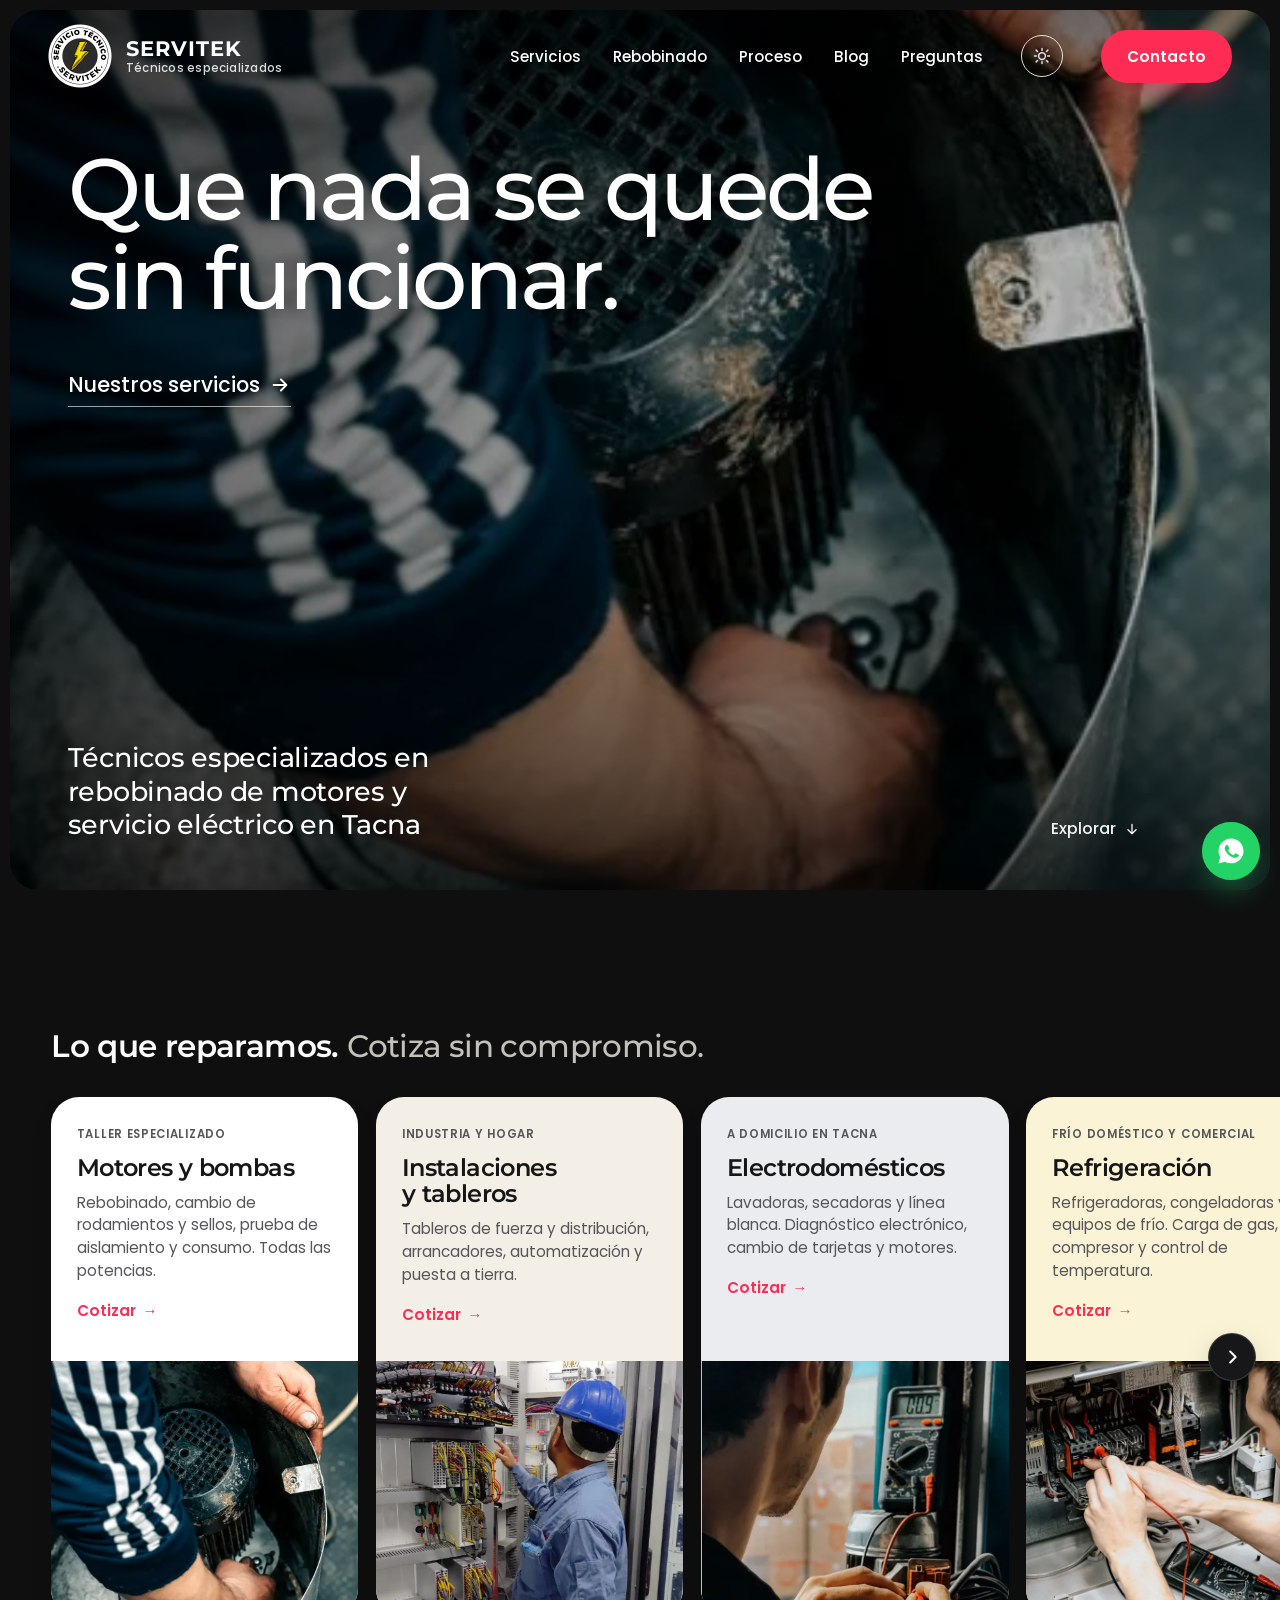
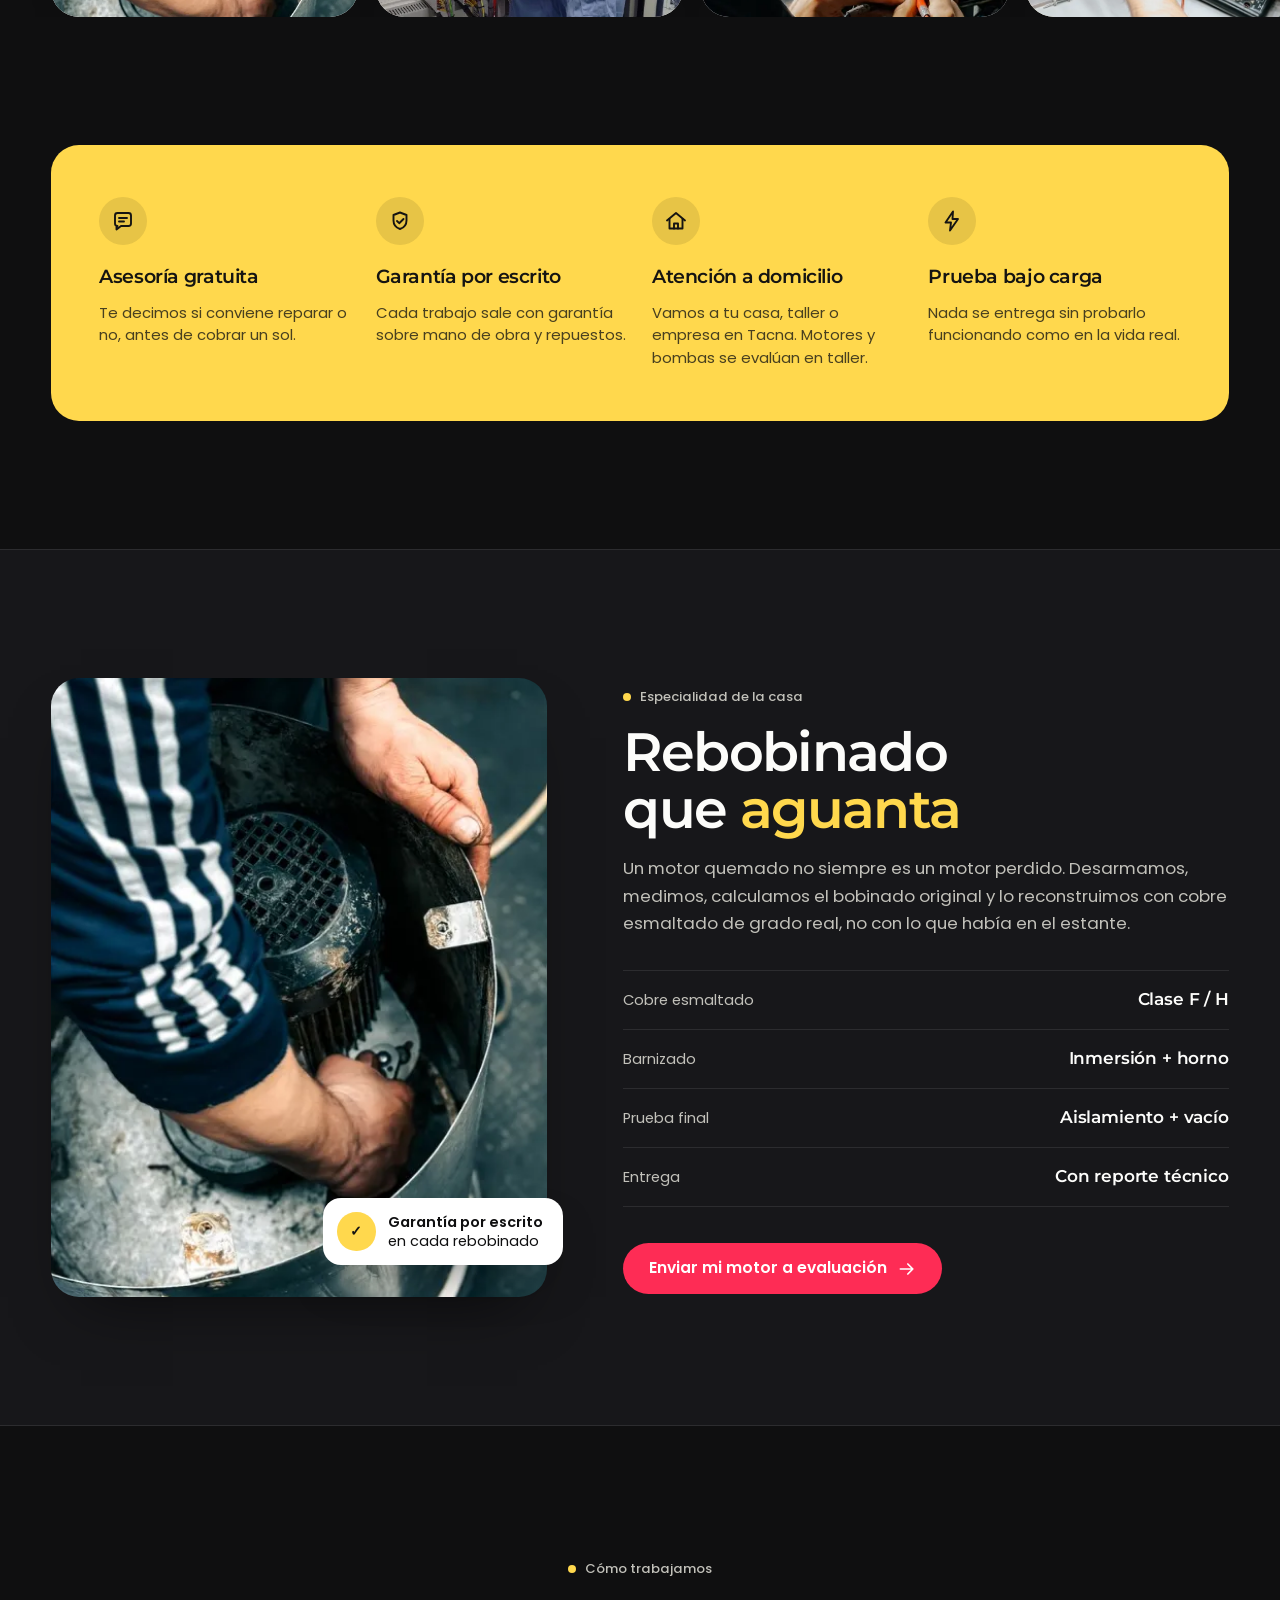
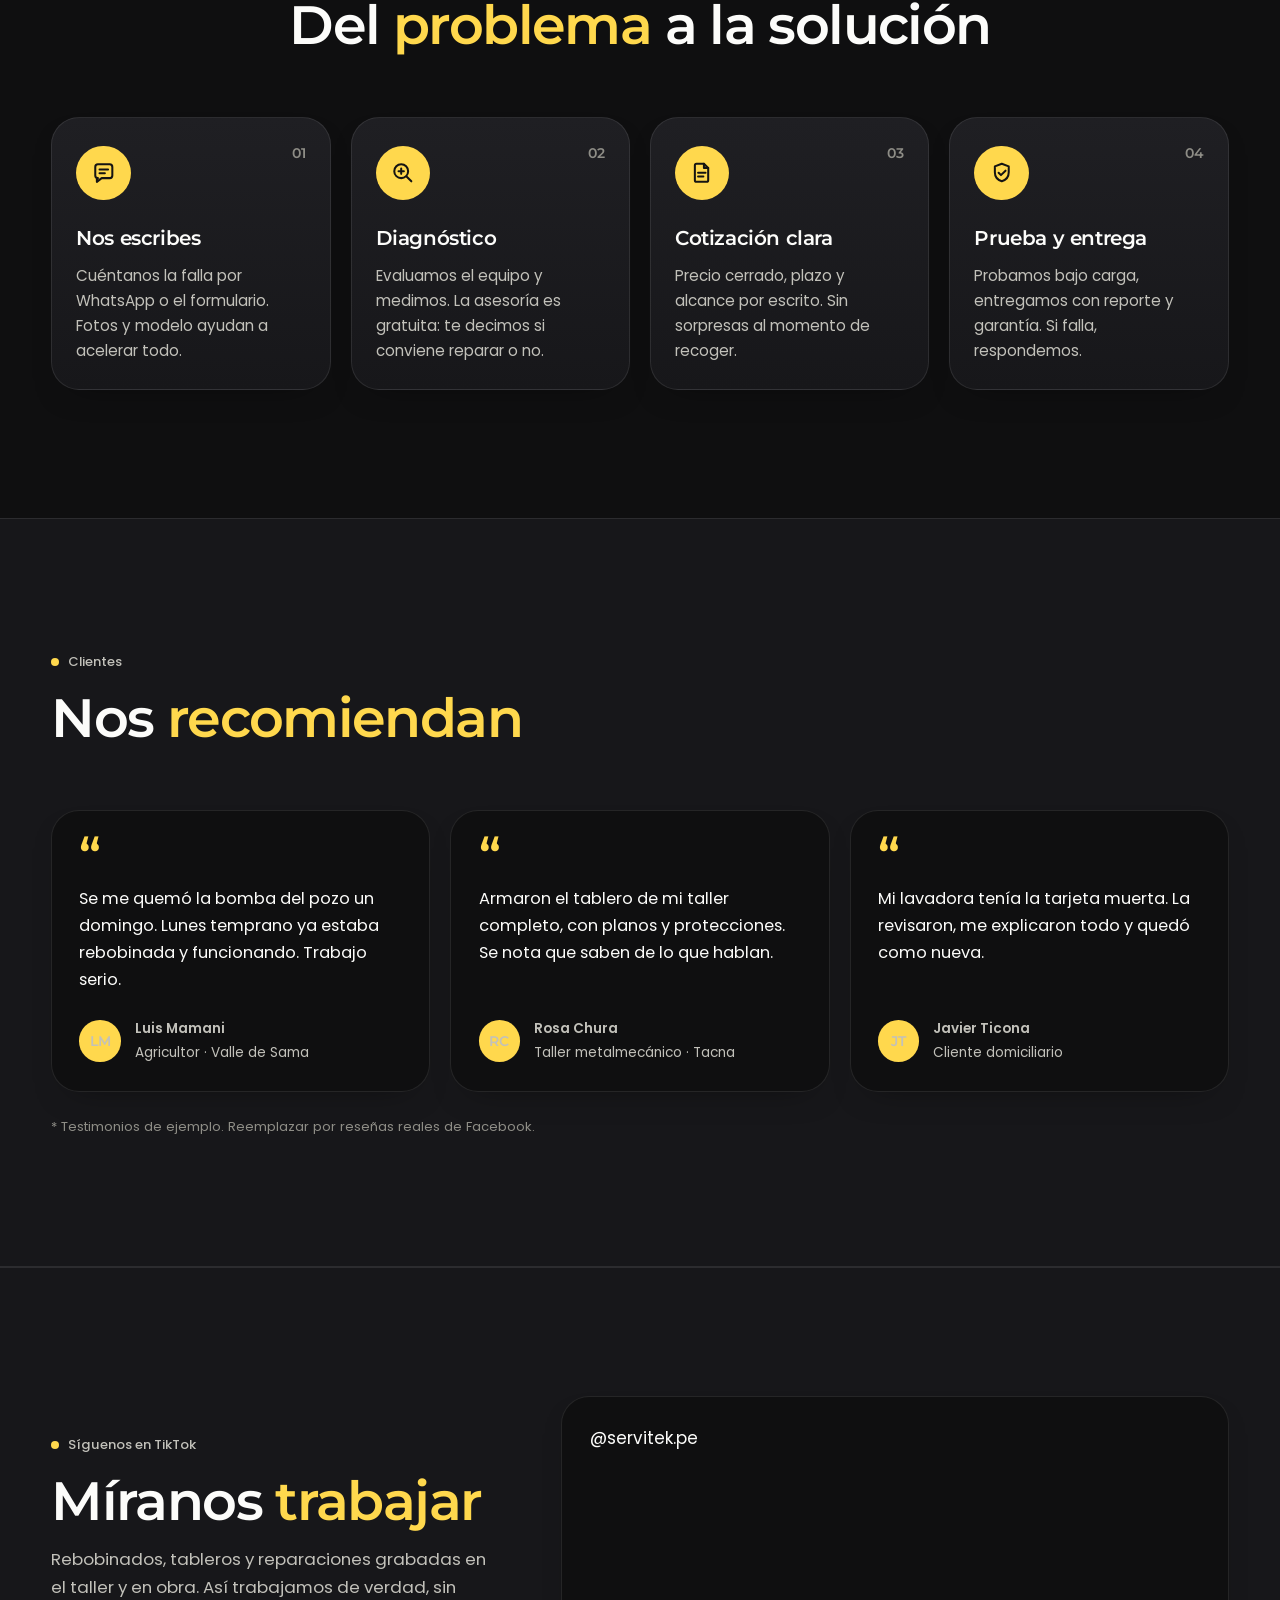
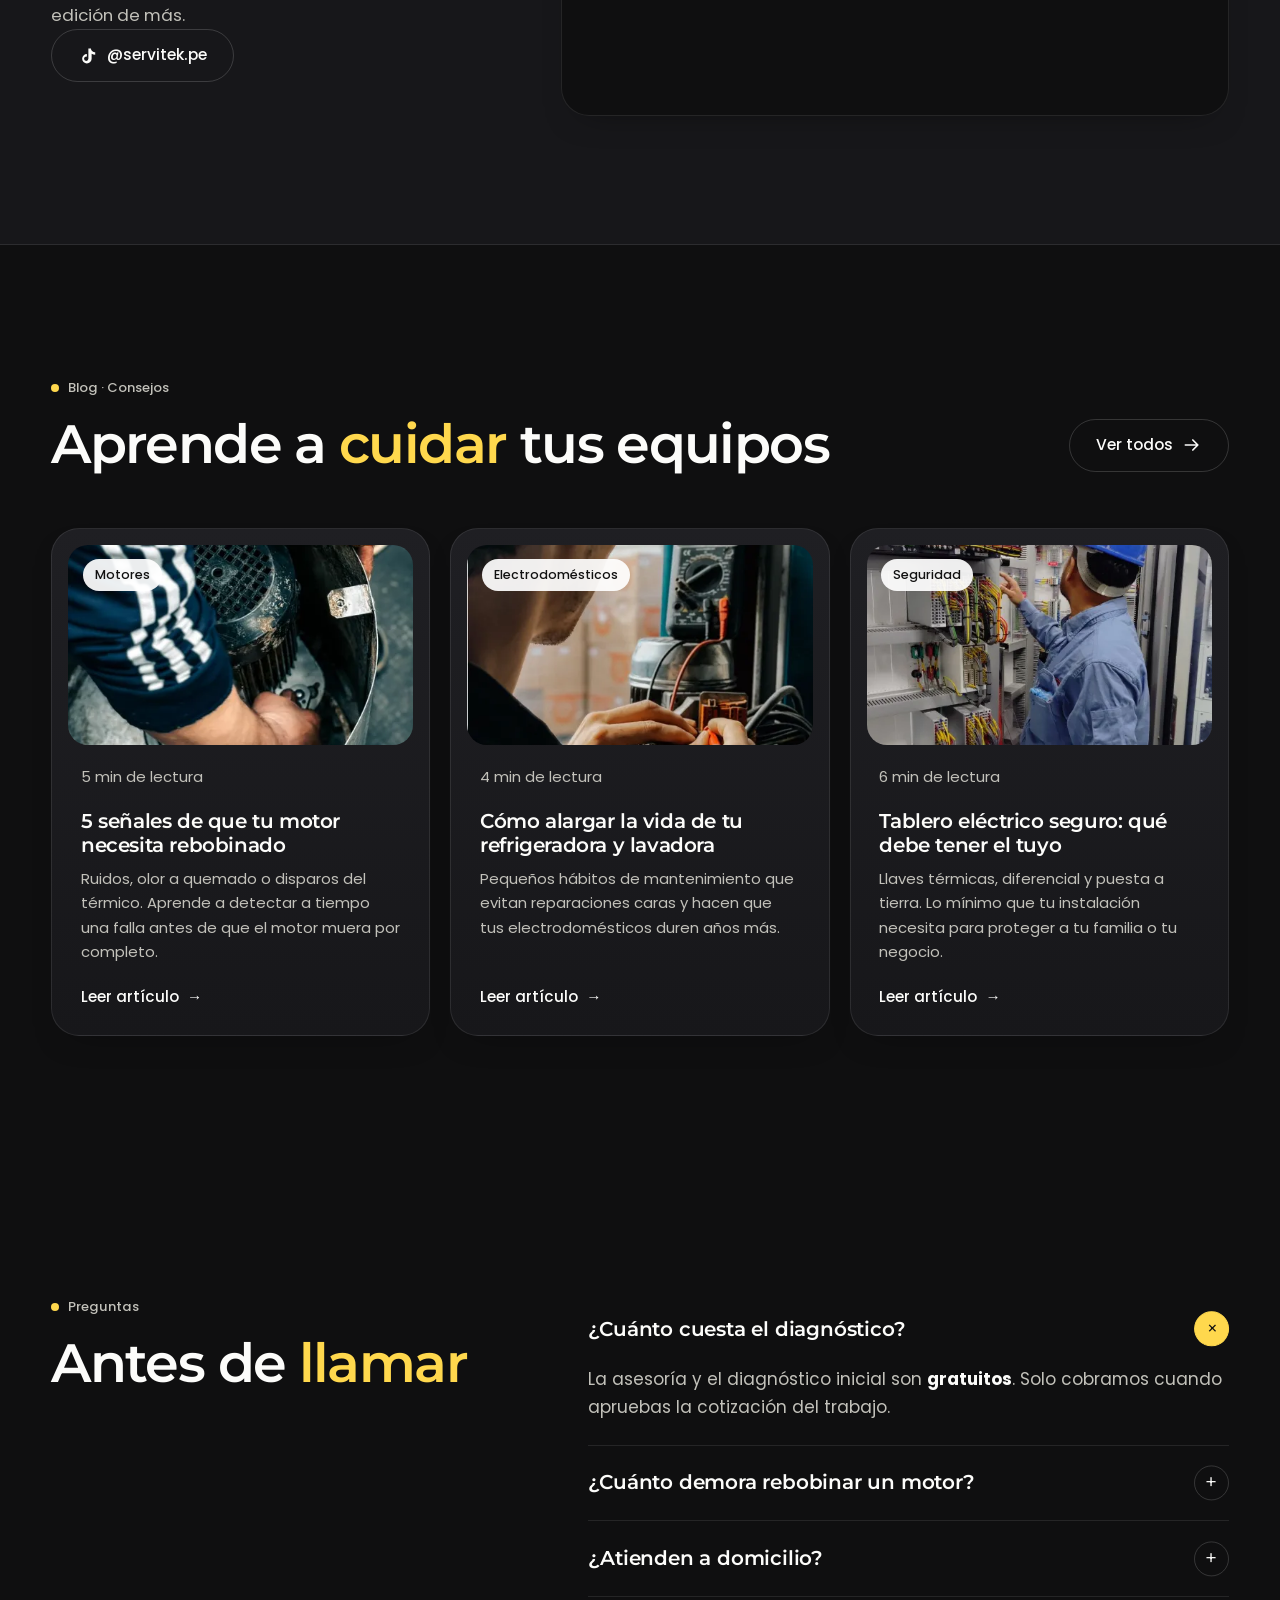
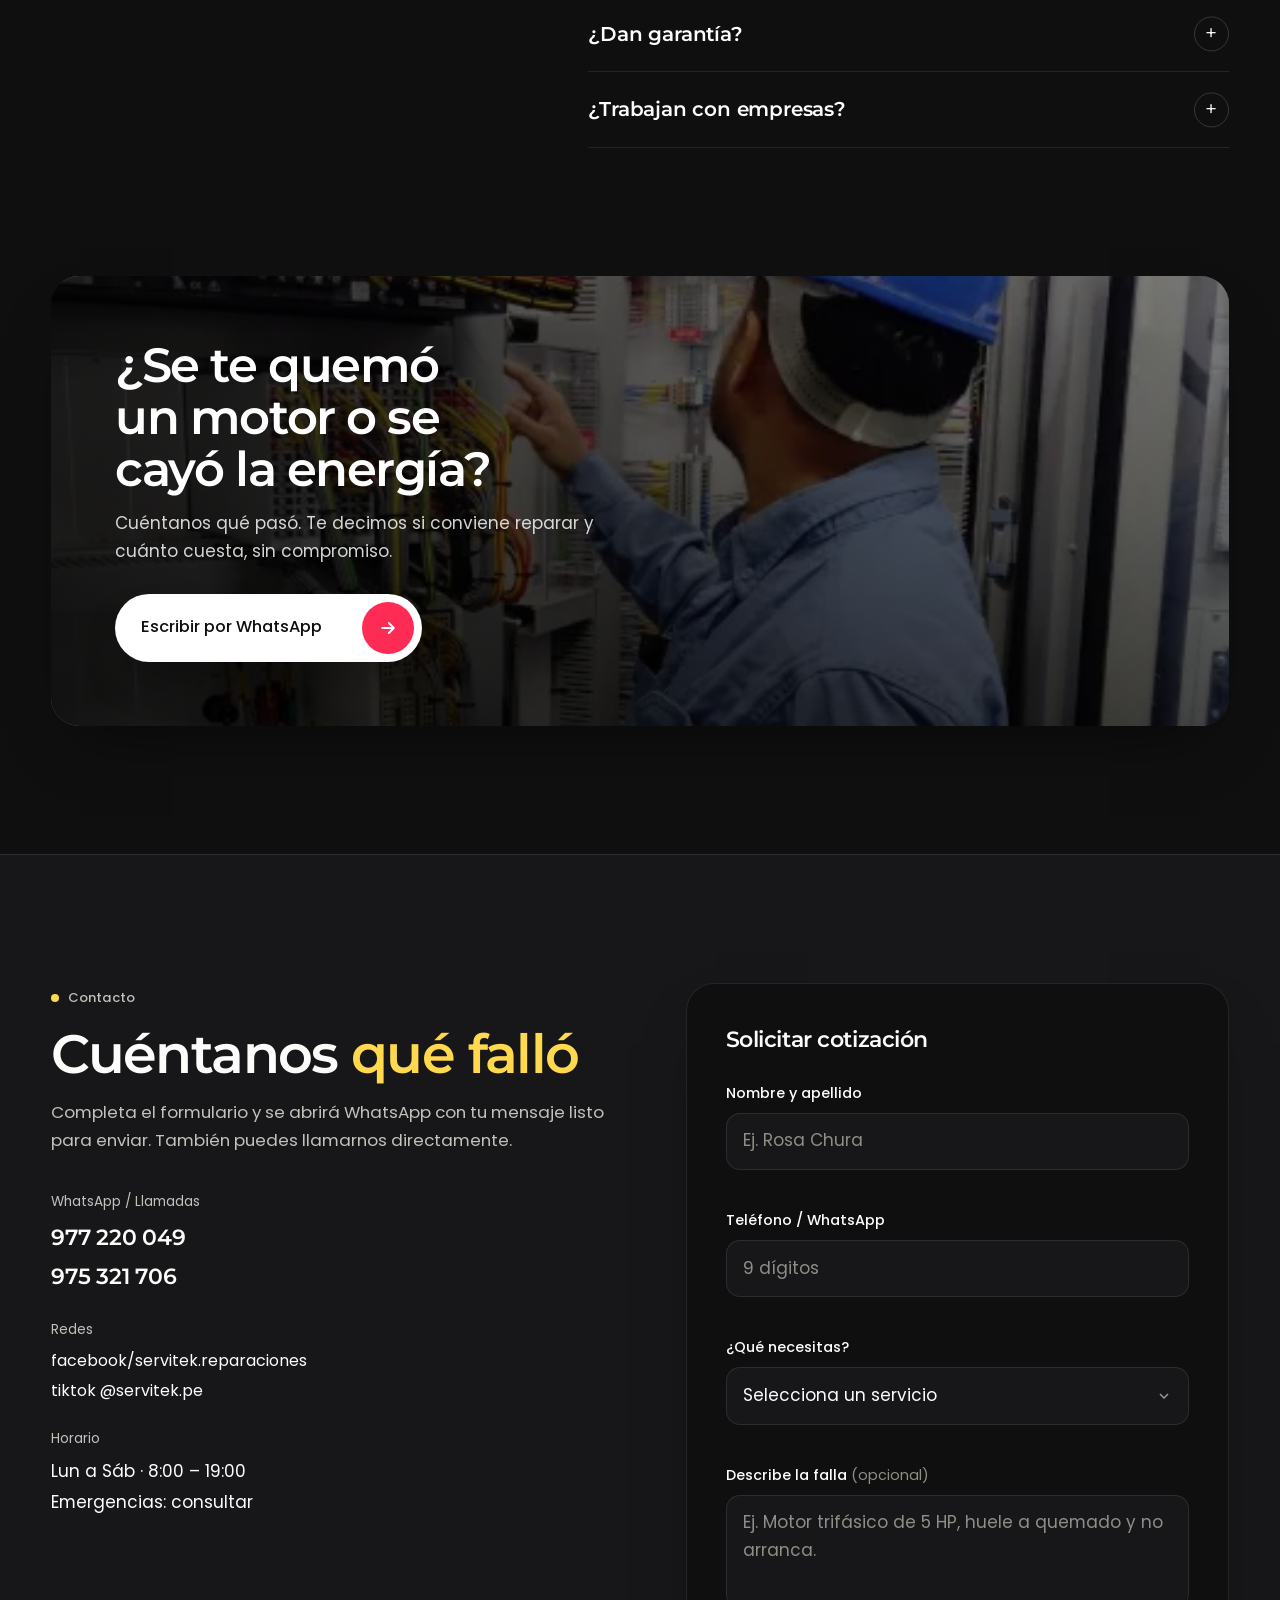
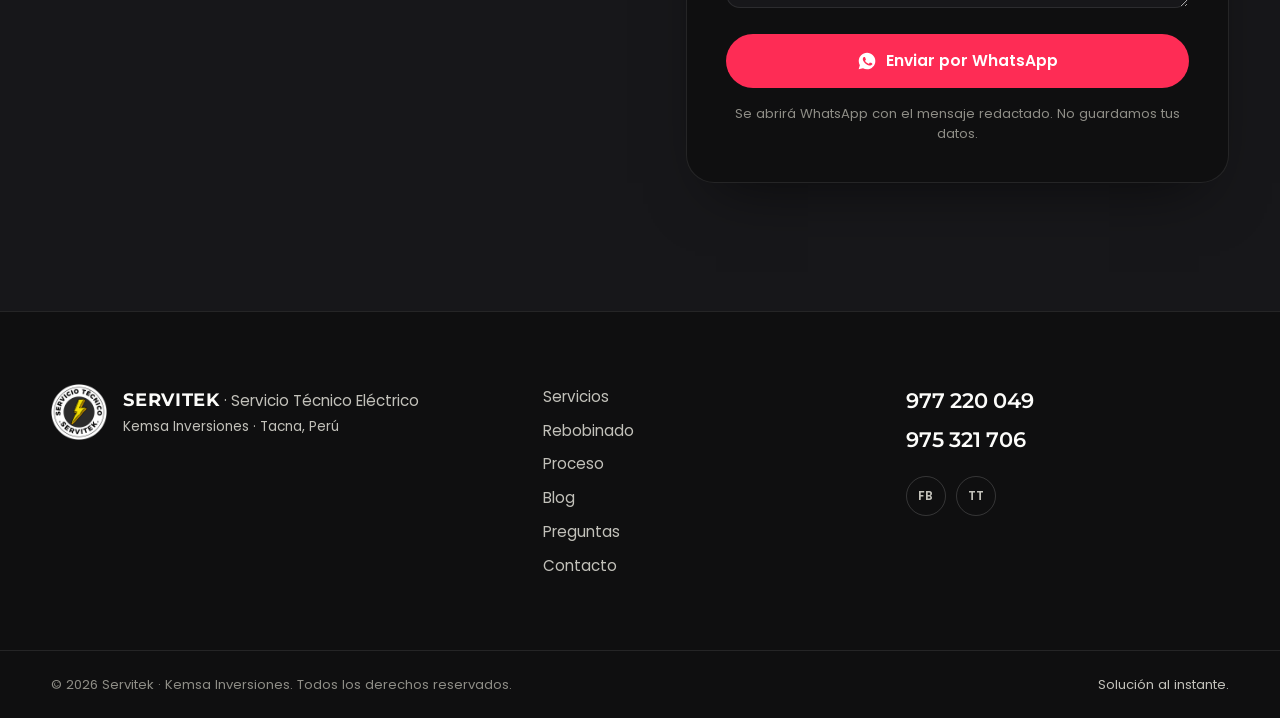
<file: index.html>
<!doctype html>
<html lang="es-PE">
<head>
<meta charset="utf-8">
<meta name="viewport" content="width=device-width, initial-scale=1">
<title>SERVITEK · Servicio Técnico Eléctrico en Tacna | Rebobinado de Motores y Bombas</title>
<meta name="description" content="Servicio técnico eléctrico en Tacna: rebobinado y reparación de motores y bombas, instalaciones industriales y domiciliarias, tableros eléctricos y reparación de electrodomésticos. Asesoría gratuita y solución al instante.">
<meta name="theme-color" content="#0F0F10">
<script>
  (function(){try{var t=localStorage.getItem('servitek-theme');
  if(t==='light')document.documentElement.setAttribute('data-theme','light');}catch(e){}})();
</script>
<link rel="icon" href="assets/favicon.svg" type="image/svg+xml">
<link rel="canonical" href="https://codekadigital.github.io/servitek/">

<meta property="og:type" content="website">
<meta property="og:url" content="https://codekadigital.github.io/servitek/">
<meta property="og:title" content="SERVITEK · Servicio Técnico Eléctrico en Tacna">
<meta property="og:description" content="Rebobinado de motores y bombas, tableros eléctricos, instalaciones industriales y domiciliarias. Asesoría gratuita.">
<meta property="og:image" content="https://codekadigital.github.io/servitek/assets/og-servitek.png">
<meta property="og:image:width" content="1200">
<meta property="og:image:height" content="630">
<meta property="og:locale" content="es_PE">
<meta name="twitter:card" content="summary_large_image">

<link rel="preconnect" href="https://fonts.googleapis.com">
<link rel="preconnect" href="https://fonts.gstatic.com" crossorigin>
<link href="https://fonts.googleapis.com/css2?family=Montserrat:wght@500;600;700&family=Poppins:wght@400;500;600&display=swap" rel="stylesheet">
<link rel="stylesheet" href="css/styles.css?v=16">

<script type="application/ld+json">
{
  "@context": "https://schema.org",
  "@type": "ElectricalContractor",
  "name": "SERVITEK — Servicio Técnico Eléctrico",
  "alternateName": "KEMSA Inversiones",
  "description": "Rebobinado y reparación de motores y bombas, instalaciones industriales y domiciliarias, tableros eléctricos y reparación de electrodomésticos.",
  "telephone": "+51977220049",
  "areaServed": { "@type": "City", "name": "Tacna, Perú" },
  "address": { "@type": "PostalAddress", "addressLocality": "Tacna", "addressCountry": "PE" },
  "sameAs": [
    "https://www.facebook.com/servitek.reparaciones",
    "https://www.tiktok.com/@servitek.pe"
  ],
  "openingHours": "Mo-Sa 08:00-19:00"
}
</script>
</head>
<body>

<a class="skip-link" href="#main">Saltar al contenido</a>

<!-- ═══════════════════════════════════ HEADER -->
<header class="hdr" id="hdr">
  <div class="hdr__inner">
    <a class="brand" href="#top" aria-label="Servitek, inicio">
      <img src="assets/logo-servitek.png" alt="" width="64" height="64" class="brand__mark">
      <span class="brand__text"><strong>SERVITEK</strong><em>Técnicos especializados</em></span>
    </a>

    <nav class="nav" id="nav" aria-label="Principal">
      <a href="#servicios">Servicios</a>
      <a href="#rebobinado">Rebobinado</a>
      <a href="#proceso">Proceso</a>
      <a href="#blog">Blog</a>
      <a href="#faq">Preguntas</a>
      <a href="#contacto" class="nav__cta">Contacto</a>
    </nav>

    <button class="theme" id="theme" aria-label="Cambiar a modo claro" aria-pressed="false" title="Modo claro / oscuro">
      <svg class="theme__sun" viewBox="0 0 24 24" aria-hidden="true"><circle cx="12" cy="12" r="4.5" fill="none" stroke="currentColor" stroke-width="2"/><path d="M12 2v2.5M12 19.5V22M4.2 4.2l1.8 1.8M18 18l1.8 1.8M2 12h2.5M19.5 12H22M4.2 19.8 6 18M18 6l1.8-1.8" stroke="currentColor" stroke-width="2" stroke-linecap="round"/></svg>
      <svg class="theme__moon" viewBox="0 0 24 24" aria-hidden="true"><path d="M20 14.5A8 8 0 0 1 9.5 4a8 8 0 1 0 10.5 10.5Z" fill="none" stroke="currentColor" stroke-width="2" stroke-linejoin="round"/></svg>
    </button>

    <a class="hdr__cta" href="#contacto">Contacto</a>

    <button class="burger" id="burger" aria-label="Abrir menú" aria-expanded="false" aria-controls="nav">
      <span></span><span></span><span></span>
    </button>
  </div>
</header>

<main id="main">

<!-- ═══════════════════════════════════ PORTADA -->
<section class="hero" id="top">
  <div class="hero__media" aria-hidden="true">
    <img src="assets/foto-motores.webp" alt="" width="481" height="850" fetchpriority="high">
  </div>

  <div class="hero__inner">
    <h1 class="hero__title" data-reveal>Que nada se quede sin funcionar.</h1>

    <a class="hero__link" href="#servicios" data-reveal data-delay="1">
      Nuestros servicios
      <svg viewBox="0 0 24 24" aria-hidden="true"><path d="M5 12h14m0 0-6-6m6 6-6 6"/></svg>
    </a>

    <p class="hero__tag" data-reveal data-delay="2">Técnicos especializados en rebobinado de motores y servicio eléctrico en Tacna</p>

    <a class="hero__explore" href="#servicios">
      Explorar
      <svg viewBox="0 0 24 24" aria-hidden="true"><path d="M12 5v14m0 0-6-6m6 6 6-6"/></svg>
    </a>
  </div>
</section>

<!-- ═══════════════════════════════════ SERVICIOS -->
<section class="services" id="servicios">
  <div class="services__head" data-reveal>
    <h2 class="services__h">Lo que reparamos. <span>Cotiza sin compromiso.</span></h2>
  </div>

  <div class="services__wrap">
    <div class="services__track" id="servicesTrack" tabindex="0" aria-label="Servicios, desliza para ver más">
    <article class="svc svc--t1" data-reveal>
      <div class="svc__body">
        <p class="svc__tag">Taller especializado</p>
        <h3 class="svc__title">Motores y bombas</h3>
        <p class="svc__text">Rebobinado, cambio de rodamientos y sellos, prueba de aislamiento y consumo. Todas las potencias.</p>
        <a class="svc__link" href="#contacto">Cotizar <span aria-hidden="true">→</span></a>
      </div>
      <div class="svc__art"><img src="assets/foto-motores.webp" alt="Técnico desmontando un motor eléctrico de su carcasa" width="481" height="850" loading="lazy"></div>
    </article>
    <article class="svc svc--t2" data-reveal data-delay="1">
      <div class="svc__body">
        <p class="svc__tag">Industria y hogar</p>
        <h3 class="svc__title">Instalaciones y tableros</h3>
        <p class="svc__text">Tableros de fuerza y distribución, arrancadores, automatización y puesta a tierra.</p>
        <a class="svc__link" href="#contacto">Cotizar <span aria-hidden="true">→</span></a>
      </div>
      <div class="svc__art"><img src="assets/foto-tableros.webp" alt="Técnico con casco revisando un tablero de control industrial" width="481" height="633" loading="lazy"></div>
    </article>
    <article class="svc svc--t3" data-reveal data-delay="2">
      <div class="svc__body">
        <p class="svc__tag">A domicilio en Tacna</p>
        <h3 class="svc__title">Electrodomésticos</h3>
        <p class="svc__text">Lavadoras, secadoras y línea blanca. Diagnóstico electrónico, cambio de tarjetas y motores.</p>
        <a class="svc__link" href="#contacto">Cotizar <span aria-hidden="true">→</span></a>
      </div>
      <div class="svc__art"><img src="assets/foto-electrodomesticos.webp" alt="Técnico midiendo el motor compresor de un electrodoméstico" width="493" height="853" loading="lazy"></div>
    </article>
    <article class="svc svc--t4" data-reveal data-delay="3">
      <div class="svc__body">
        <p class="svc__tag">Frío doméstico y comercial</p>
        <h3 class="svc__title">Refrigeración</h3>
        <p class="svc__text">Refrigeradoras, congeladoras y equipos de frío. Carga de gas, compresor y control de temperatura.</p>
        <a class="svc__link" href="#contacto">Cotizar <span aria-hidden="true">→</span></a>
      </div>
      <div class="svc__art"><img src="assets/foto-diagnostico.webp" alt="Técnico midiendo un tablero eléctrico con multímetro" width="658" height="1039" loading="lazy"></div>
    </article>
    <article class="svc svc--t5" data-reveal data-delay="4">
      <div class="svc__body">
        <p class="svc__tag">Plantas, minas y agro</p>
        <h3 class="svc__title">Mantenimiento preventivo</h3>
        <p class="svc__text">Inspección, medición y reporte técnico programado, antes de que la falla detenga tu operación.</p>
        <a class="svc__link" href="#contacto">Cotizar <span aria-hidden="true">→</span></a>
      </div>
      <div class="svc__art"><img src="assets/foto-tableros.webp" alt="Tablero eléctrico industrial en mantenimiento" width="481" height="633" loading="lazy"></div>
    </article>
    </div>
    <button class="services__btn services__btn--prev" type="button" data-dir="-1" aria-label="Anterior">
      <svg viewBox="0 0 24 24" aria-hidden="true"><path d="m14 6-6 6 6 6"/></svg>
    </button>
    <button class="services__btn services__btn--next" type="button" data-dir="1" aria-label="Siguiente">
      <svg viewBox="0 0 24 24" aria-hidden="true"><path d="m10 6 6 6-6 6"/></svg>
    </button>
  </div>
</section>

<!-- ═══════════════════════════════════ POR QUÉ SERVITEK -->
<section class="why" aria-label="Por qué elegir Servitek">
  <div class="wrap">
    <ul class="why__grid">
      <li class="why__item" data-reveal>
        <span class="why__ico" aria-hidden="true"><svg viewBox="0 0 24 24"><path d="M4 6.5A2.5 2.5 0 0 1 6.5 4h11A2.5 2.5 0 0 1 20 6.5v8a2.5 2.5 0 0 1-2.5 2.5H10l-4.5 3.5V17H6.5A2.5 2.5 0 0 1 4 14.5z" stroke="currentColor" stroke-width="1.9" stroke-linecap="round" stroke-linejoin="round" fill="none"/><path d="M8 9h8M8 12.5h5" stroke="currentColor" stroke-width="1.9" stroke-linecap="round" stroke-linejoin="round" fill="none"/></svg></span>
        <h3>Asesoría gratuita</h3>
        <p>Te decimos si conviene reparar o no, antes de cobrar un sol.</p>
      </li>
      <li class="why__item" data-reveal data-delay="1">
        <span class="why__ico" aria-hidden="true"><svg viewBox="0 0 24 24"><path d="M12 3.5 18.5 6v5.5c0 4-2.8 7.3-6.5 8.5-3.7-1.2-6.5-4.5-6.5-8.5V6z" stroke="currentColor" stroke-width="1.9" stroke-linecap="round" stroke-linejoin="round" fill="none"/><path d="m9 12 2.2 2.2L15.5 10" stroke="currentColor" stroke-width="1.9" stroke-linecap="round" stroke-linejoin="round" fill="none"/></svg></span>
        <h3>Garantía por escrito</h3>
        <p>Cada trabajo sale con garantía sobre mano de obra y repuestos.</p>
      </li>
      <li class="why__item" data-reveal data-delay="2">
        <span class="why__ico" aria-hidden="true"><svg viewBox="0 0 24 24"><path d="M3 11.5 12 4l9 7.5" stroke="currentColor" stroke-width="1.9" stroke-linecap="round" stroke-linejoin="round" fill="none"/><path d="M5.5 10v9.5h13V10" stroke="currentColor" stroke-width="1.9" stroke-linecap="round" stroke-linejoin="round" fill="none"/><path d="M10 19.5v-5h4v5" stroke="currentColor" stroke-width="1.9" stroke-linecap="round" stroke-linejoin="round" fill="none"/></svg></span>
        <h3>Atención a domicilio</h3>
        <p>Vamos a tu casa, taller o empresa en Tacna. Motores y bombas se evalúan en taller.</p>
      </li>
      <li class="why__item" data-reveal data-delay="3">
        <span class="why__ico" aria-hidden="true"><svg viewBox="0 0 24 24"><path d="M13 2.5 5.5 13.5H11L10 21.5l8-11.5h-5.5z" stroke="currentColor" stroke-width="1.9" stroke-linecap="round" stroke-linejoin="round" fill="none"/></svg></span>
        <h3>Prueba bajo carga</h3>
        <p>Nada se entrega sin probarlo funcionando como en la vida real.</p>
      </li>
    </ul>
  </div>
</section>

<!-- ═══════════════════════════════════ REBOBINADO -->
<section class="rewind" id="rebobinado">
  <div class="wrap rewind__grid">
    <div class="rewind__art" data-reveal>
      <div class="rewind__frame">
        <img src="assets/foto-motores.webp" alt="Motor eléctrico desmontado para rebobinado" width="481" height="850" loading="lazy">
      </div>
      <div class="rewind__badge" aria-hidden="true">
        <span class="rewind__badge-ico">✓</span>
        <span><b>Garantía por escrito</b><br>en cada rebobinado</span>
      </div>
    </div>

    <div class="rewind__copy">
      <p class="kicker" data-reveal>Especialidad de la casa</p>
      <h2 class="sec-title" data-reveal>Rebobinado que <span class="hl">aguanta</span></h2>
      <p class="sec-lead" data-reveal>
        Un motor quemado no siempre es un motor perdido. Desarmamos, medimos, calculamos
        el bobinado original y lo reconstruimos con cobre esmaltado de grado real,
        no con lo que había en el estante.
      </p>

      <ol class="specs" data-reveal data-delay="1">
        <li><span>Cobre esmaltado</span><b>Clase F / H</b></li>
        <li><span>Barnizado</span><b>Inmersión + horno</b></li>
        <li><span>Prueba final</span><b>Aislamiento + vacío</b></li>
        <li><span>Entrega</span><b>Con reporte técnico</b></li>
      </ol>

      <a class="btn btn--volt" href="#contacto" data-reveal data-delay="2">
        Enviar mi motor a evaluación
        <svg class="ico ico--arrow" viewBox="0 0 24 24" aria-hidden="true"><path d="M4 12h15m0 0-6-6m6 6-6 6" fill="none" stroke="currentColor" stroke-width="2" stroke-linecap="round" stroke-linejoin="round"/></svg>
      </a>
    </div>
  </div>
</section>

<!-- ═══════════════════════════════════ PROCESO -->
<section class="process" id="proceso">
  <div class="wrap">
    <header class="sec-head sec-head--center">
      <p class="kicker" data-reveal>Cómo trabajamos</p>
      <h2 class="sec-title" data-reveal>Del <span class="hl">problema</span> a la solución</h2>
    </header>

    <ol class="steps">
      <li class="step" data-reveal>
        <span class="step__ico" aria-hidden="true"><svg viewBox="0 0 24 24" aria-hidden="true"><path d="M4 6.5A2.5 2.5 0 0 1 6.5 4h11A2.5 2.5 0 0 1 20 6.5v8a2.5 2.5 0 0 1-2.5 2.5H10l-4.5 3.5V17H6.5A2.5 2.5 0 0 1 4 14.5z" stroke="currentColor" stroke-width="1.9" stroke-linecap="round" stroke-linejoin="round" fill="none"/><path d="M8 9h8M8 12.5h5" stroke="currentColor" stroke-width="1.9" stroke-linecap="round" stroke-linejoin="round" fill="none"/></svg></span>
        <span class="step__n">01</span>
        <h3>Nos escribes</h3>
        <p>Cuéntanos la falla por WhatsApp o el formulario. Fotos y modelo ayudan a acelerar todo.</p>
      </li>
      <li class="step" data-reveal data-delay="1">
        <span class="step__ico" aria-hidden="true"><svg viewBox="0 0 24 24" aria-hidden="true"><circle cx="10.5" cy="10.5" r="6.5" stroke="currentColor" stroke-width="1.9" stroke-linecap="round" stroke-linejoin="round" fill="none"/><path d="M15.5 15.5 20 20M8 10.5h5M10.5 8v5" stroke="currentColor" stroke-width="1.9" stroke-linecap="round" stroke-linejoin="round" fill="none"/></svg></span>
        <span class="step__n">02</span>
        <h3>Diagnóstico</h3>
        <p>Evaluamos el equipo y medimos. La asesoría es gratuita: te decimos si conviene reparar o no.</p>
      </li>
      <li class="step" data-reveal data-delay="2">
        <span class="step__ico" aria-hidden="true"><svg viewBox="0 0 24 24" aria-hidden="true"><path d="M7 3.5h7l4 4V19a1.5 1.5 0 0 1-1.5 1.5h-9.5A1.5 1.5 0 0 1 5.5 19V5A1.5 1.5 0 0 1 7 3.5z" stroke="currentColor" stroke-width="1.9" stroke-linecap="round" stroke-linejoin="round" fill="none"/><path d="M14 3.5v4h4M8.5 12h7M8.5 15.5h5" stroke="currentColor" stroke-width="1.9" stroke-linecap="round" stroke-linejoin="round" fill="none"/></svg></span>
        <span class="step__n">03</span>
        <h3>Cotización clara</h3>
        <p>Precio cerrado, plazo y alcance por escrito. Sin sorpresas al momento de recoger.</p>
      </li>
      <li class="step" data-reveal data-delay="3">
        <span class="step__ico" aria-hidden="true"><svg viewBox="0 0 24 24" aria-hidden="true"><path d="M12 3.5 18.5 6v5.5c0 4-2.8 7.3-6.5 8.5-3.7-1.2-6.5-4.5-6.5-8.5V6z" stroke="currentColor" stroke-width="1.9" stroke-linecap="round" stroke-linejoin="round" fill="none"/><path d="m9 12 2.2 2.2L15.5 10" stroke="currentColor" stroke-width="1.9" stroke-linecap="round" stroke-linejoin="round" fill="none"/></svg></span>
        <span class="step__n">04</span>
        <h3>Prueba y entrega</h3>
        <p>Probamos bajo carga, entregamos con reporte y garantía. Si falla, respondemos.</p>
      </li>
    </ol>
  </div>
</section>

<!-- ═══════════════════════════════════ TESTIMONIOS -->
<section class="quotes" aria-label="Testimonios">
  <div class="wrap">
    <header class="sec-head">
      <p class="kicker" data-reveal>Clientes</p>
      <h2 class="sec-title" data-reveal>Nos <span class="hl">recomiendan</span></h2>
    </header>
    <div class="quotes__grid">
      <blockquote class="quote" data-reveal>
        <p>Se me quemó la bomba del pozo un domingo. Lunes temprano ya estaba rebobinada y funcionando. Trabajo serio.</p>
        <footer><span class="quote__avatar" aria-hidden="true">LM</span><span><b>Luis Mamani</b><span>Agricultor · Valle de Sama</span></span></footer>
      </blockquote>
      <blockquote class="quote" data-reveal data-delay="1">
        <p>Armaron el tablero de mi taller completo, con planos y protecciones. Se nota que saben de lo que hablan.</p>
        <footer><span class="quote__avatar" aria-hidden="true">RC</span><span><b>Rosa Chura</b><span>Taller metalmecánico · Tacna</span></span></footer>
      </blockquote>
      <blockquote class="quote" data-reveal data-delay="2">
        <p>Mi lavadora tenía la tarjeta muerta. La revisaron, me explicaron todo y quedó como nueva.</p>
        <footer><span class="quote__avatar" aria-hidden="true">JT</span><span><b>Javier Ticona</b><span>Cliente domiciliario</span></span></footer>
      </blockquote>
    </div>
    <p class="quotes__note" data-reveal>* Testimonios de ejemplo. Reemplazar por reseñas reales de Facebook.</p>
  </div>
</section>

<!-- ═══════════════════════════════════ TIKTOK -->
<section class="tiktok" id="tiktok">
  <div class="wrap tiktok__grid">
    <div class="tiktok__copy">
      <p class="kicker" data-reveal>Síguenos en TikTok</p>
      <h2 class="sec-title" data-reveal>Míranos <span class="hl">trabajar</span></h2>
      <p class="sec-lead" data-reveal>
        Rebobinados, tableros y reparaciones grabadas en el taller y en obra.
        Así trabajamos de verdad, sin edición de más.
      </p>
      <a class="btn btn--ghost" href="https://www.tiktok.com/@servitek.pe" target="_blank" rel="noopener" data-reveal data-delay="1">
        <svg class="ico" viewBox="0 0 24 24" aria-hidden="true"><path d="M16.6 5.82A4.28 4.28 0 0 1 15.54 3h-3.09v12.4a2.59 2.59 0 0 1-2.59 2.5 2.59 2.59 0 0 1-2.59-2.59 2.59 2.59 0 0 1 3.4-2.46V9.7a5.68 5.68 0 0 0-5.7 5.62 5.68 5.68 0 0 0 5.7 5.68 5.68 5.68 0 0 0 5.68-5.68V9.15a7.35 7.35 0 0 0 4.3 1.38V7.44a4.27 4.27 0 0 1-4.05-1.62z"/></svg>
        @servitek.pe
      </a>
    </div>

    <div class="tiktok__panel" data-reveal data-delay="1">
      <!-- Perfil con los últimos videos; se actualiza solo desde TikTok -->
      <blockquote class="tiktok-embed" cite="https://www.tiktok.com/@servitek.pe" data-unique-id="servitek.pe" data-embed-type="creator" style="max-width:780px;min-width:288px;margin:0 auto">
        <section><a target="_blank" rel="noopener" href="https://www.tiktok.com/@servitek.pe?refer=creator_embed">@servitek.pe</a></section>
      </blockquote>
      <!--
        Para incrustar reels concretos, agrega uno por cada video dentro de <div class="reels">:
        <blockquote class="tiktok-embed" cite="https://www.tiktok.com/@servitek.pe/video/ID" data-video-id="ID" style="max-width:325px;min-width:325px">
          <section><a target="_blank" href="https://www.tiktok.com/@servitek.pe/video/ID">Ver en TikTok</a></section>
        </blockquote>
      -->
    </div>
  </div>
</section>

<!-- ═══════════════════════════════════ BLOG -->
<section class="blog" id="blog">
  <div class="wrap">
    <header class="blog__head">
      <div>
        <p class="kicker" data-reveal>Blog · Consejos</p>
        <h2 class="sec-title" data-reveal>Aprende a <span class="hl">cuidar</span> tus equipos</h2>
      </div>
      <a class="btn btn--ghost" href="blog.html" data-reveal>
        Ver todos
        <svg class="ico ico--arrow" viewBox="0 0 24 24" aria-hidden="true"><path d="M4 12h15m0 0-6-6m6 6-6 6" fill="none" stroke="currentColor" stroke-width="2" stroke-linecap="round" stroke-linejoin="round"/></svg>
      </a>
    </header>

    <div class="posts">
      <article class="post" data-reveal>
        <div class="post__art">
          <img src="assets/foto-motores.webp" alt="Motor eléctrico desmontado" width="481" height="850" loading="lazy">
          <span class="post__cat">Motores</span>
        </div>
        <div class="post__body">
          <p class="post__meta">5 min de lectura</p>
          <h3><a href="blog/senales-motor-necesita-rebobinado.html">5 señales de que tu motor necesita rebobinado</a></h3>
          <p>Ruidos, olor a quemado o disparos del térmico. Aprende a detectar a tiempo una falla antes de que el motor muera por completo.</p>
          <span class="post__link">Leer artículo <span aria-hidden="true">→</span></span>
        </div>
      </article>

      <article class="post" data-reveal data-delay="1">
        <div class="post__art">
          <img src="assets/foto-electrodomesticos.webp" alt="Reparación de electrodoméstico" width="493" height="853" loading="lazy">
          <span class="post__cat">Electrodomésticos</span>
        </div>
        <div class="post__body">
          <p class="post__meta">4 min de lectura</p>
          <h3><a href="blog/alargar-vida-refrigeradora-lavadora.html">Cómo alargar la vida de tu refrigeradora y lavadora</a></h3>
          <p>Pequeños hábitos de mantenimiento que evitan reparaciones caras y hacen que tus electrodomésticos duren años más.</p>
          <span class="post__link">Leer artículo <span aria-hidden="true">→</span></span>
        </div>
      </article>

      <article class="post" data-reveal data-delay="2">
        <div class="post__art">
          <img src="assets/foto-tableros.webp" alt="Tablero eléctrico" width="481" height="633" loading="lazy">
          <span class="post__cat">Seguridad</span>
        </div>
        <div class="post__body">
          <p class="post__meta">6 min de lectura</p>
          <h3><a href="blog/tablero-electrico-seguro-casa-negocio.html">Tablero eléctrico seguro: qué debe tener el tuyo</a></h3>
          <p>Llaves térmicas, diferencial y puesta a tierra. Lo mínimo que tu instalación necesita para proteger a tu familia o tu negocio.</p>
          <span class="post__link">Leer artículo <span aria-hidden="true">→</span></span>
        </div>
      </article>
    </div>
  </div>
</section>

<!-- ═══════════════════════════════════ FAQ -->
<section class="faq" id="faq">
  <div class="wrap faq__grid">
    <div class="faq__intro">
      <p class="kicker" data-reveal>Preguntas</p>
      <h2 class="sec-title" data-reveal>Antes de <span class="hl">llamar</span></h2>
      <p class="sec-lead" data-reveal>¿No está tu duda? Escríbenos al WhatsApp, respondemos en minutos.</p>
    </div>

    <div class="faq__list" data-reveal data-delay="1">
      <details class="acc" open>
        <summary>¿Cuánto cuesta el diagnóstico?</summary>
        <div class="acc__body"><p>La asesoría y el diagnóstico inicial son <strong>gratuitos</strong>. Solo cobramos cuando apruebas la cotización del trabajo.</p></div>
      </details>
      <details class="acc">
        <summary>¿Cuánto demora rebobinar un motor?</summary>
        <div class="acc__body"><p>Depende de la potencia y disponibilidad de cobre. Un motor monofásico estándar sale entre <strong>24 y 72 horas</strong>. Los casos urgentes se atienden con prioridad.</p></div>
      </details>
      <details class="acc">
        <summary>¿Atienden a domicilio?</summary>
        <div class="acc__body"><p>Sí. Instalaciones, tableros y electrodomésticos se atienden en tu domicilio o empresa dentro de Tacna. Los motores y bombas se evalúan en taller.</p></div>
      </details>
      <details class="acc">
        <summary>¿Dan garantía?</summary>
        <div class="acc__body"><p>Todo trabajo sale con garantía por escrito de hasta <strong>6 meses</strong> sobre mano de obra y componentes instalados por nosotros.</p></div>
      </details>
      <details class="acc">
        <summary>¿Trabajan con empresas?</summary>
        <div class="acc__body"><p>Sí. Emitimos comprobantes y manejamos contratos de <strong>mantenimiento preventivo</strong> programado para plantas, minas y agroindustria.</p></div>
      </details>
    </div>
  </div>
</section>

<!-- ═══════════════════════════════════ FRANJA CTA -->
<section class="band" aria-label="Llamado a la acción">
  <div class="wrap">
    <div class="band__panel" data-reveal>
      <img class="band__img" src="assets/foto-tableros.webp" alt="" width="481" height="633" loading="lazy">
      <div class="band__copy">
        <h2 class="band__title">¿Se te quemó un motor o se cayó la energía?</h2>
        <p class="band__lead">Cuéntanos qué pasó. Te decimos si conviene reparar y cuánto cuesta, sin compromiso.</p>
        <a class="pill" href="https://wa.me/51977220049?text=Hola%20SERVITEK%2C%20necesito%20una%20cotizaci%C3%B3n" target="_blank" rel="noopener">
          <span>Escribir por WhatsApp</span>
          <span class="pill__arrow" aria-hidden="true"><svg viewBox="0 0 24 24"><path d="M5 12h14m0 0-6-6m6 6-6 6"/></svg></span>
        </a>
      </div>
    </div>
  </div>
</section>

<!-- ═══════════════════════════════════ CONTACTO -->
<section class="contact" id="contacto">
  <div class="wrap contact__grid">

    <div class="contact__copy">
      <p class="kicker" data-reveal>Contacto</p>
      <h2 class="sec-title" data-reveal>Cuéntanos <span class="hl">qué falló</span></h2>
      <p class="sec-lead" data-reveal>
        Completa el formulario y se abrirá WhatsApp con tu mensaje listo para enviar.
        También puedes llamarnos directamente.
      </p>

      <ul class="contact__list" data-reveal data-delay="1">
        <li>
          <span class="lbl">WhatsApp / Llamadas</span>
          <a href="tel:+51977220049">977 220 049</a>
          <a href="tel:+51975321706">975 321 706</a>
        </li>
        <li>
          <span class="lbl">Redes</span>
          <a href="https://www.facebook.com/servitek.reparaciones" target="_blank" rel="noopener">facebook/servitek.reparaciones</a>
          <a href="https://www.tiktok.com/@servitek.pe" target="_blank" rel="noopener">tiktok @servitek.pe</a>
        </li>
        <li>
          <span class="lbl">Horario</span>
          <span class="val">Lun a Sáb · 8:00 – 19:00</span>
          <span class="val">Emergencias: consultar</span>
        </li>
      </ul>
    </div>

    <form class="form" id="form" novalidate data-reveal data-delay="1">
      <p class="form__head">Solicitar cotización</p>

      <div class="field">
        <label for="nombre">Nombre y apellido</label>
        <input id="nombre" name="nombre" type="text" autocomplete="name" required placeholder="Ej. Rosa Chura">
        <small class="err" data-err></small>
      </div>

      <div class="field">
        <label for="telefono">Teléfono / WhatsApp</label>
        <input id="telefono" name="telefono" type="tel" inputmode="tel" autocomplete="tel" required placeholder="9 dígitos" maxlength="12">
        <small class="err" data-err></small>
      </div>

      <div class="field">
        <label for="servicio">¿Qué necesitas?</label>
        <select id="servicio" name="servicio" required>
          <option value="" selected disabled>Selecciona un servicio</option>
          <option>Rebobinado de motor</option>
          <option>Reparación de electrobomba</option>
          <option>Tablero eléctrico</option>
          <option>Instalación industrial</option>
          <option>Instalación domiciliaria</option>
          <option>Reparación de electrodoméstico</option>
          <option>Mantenimiento preventivo</option>
          <option>Otro / no estoy seguro</option>
        </select>
        <small class="err" data-err></small>
      </div>

      <div class="field">
        <label for="mensaje">Describe la falla <span class="opt">(opcional)</span></label>
        <textarea id="mensaje" name="mensaje" rows="3" placeholder="Ej. Motor trifásico de 5 HP, huele a quemado y no arranca."></textarea>
      </div>

      <div class="hp" aria-hidden="true">
        <label for="empresa">No llenar</label>
        <input id="empresa" name="empresa" type="text" tabindex="-1" autocomplete="off">
      </div>

      <button class="btn btn--volt btn--block" type="submit">
        <svg class="ico" viewBox="0 0 24 24" aria-hidden="true"><path d="M12.04 2c-5.5 0-9.96 4.46-9.96 9.96 0 1.76.46 3.48 1.34 5L2 22l5.2-1.36a9.9 9.9 0 0 0 4.84 1.24h.01c5.5 0 9.96-4.46 9.96-9.96S17.54 2 12.04 2Zm5.83 14.06c-.24.68-1.42 1.31-1.96 1.36-.5.05-.96.24-3.24-.68-2.73-1.1-4.46-3.9-4.6-4.09-.13-.19-1.1-1.46-1.1-2.78 0-1.32.7-1.97.94-2.24.25-.27.54-.34.72-.34.18 0 .36 0 .52.01.17.01.39-.06.61.47.24.55.8 1.9.87 2.04.07.14.12.3.02.49-.1.19-.15.3-.29.46-.15.17-.31.37-.44.5-.15.14-.3.3-.13.59.17.29.75 1.24 1.61 2.01 1.11.99 2.04 1.3 2.33 1.44.29.15.46.12.63-.07.17-.19.73-.85.93-1.14.19-.29.39-.24.65-.15.26.1 1.61.76 1.89.9.27.14.46.22.53.34.06.12.06.7-.18 1.38Z"/></svg>
        Enviar por WhatsApp
      </button>

      <p class="form__note" id="formNote" role="status" aria-live="polite">
        Se abrirá WhatsApp con el mensaje redactado. No guardamos tus datos.
      </p>
    </form>
  </div>
</section>

</main>

<!-- ═══════════════════════════════════ FOOTER -->
<footer class="ftr">
  <div class="wrap ftr__grid">
    <div class="ftr__brand">
      <img src="assets/logo-servitek.png" alt="Servitek" width="72" height="72">
      <p><strong>SERVITEK</strong> · Servicio Técnico Eléctrico<br>
      <span>Kemsa Inversiones · Tacna, Perú</span></p>
    </div>

    <nav class="ftr__nav" aria-label="Pie de página">
      <a href="#servicios">Servicios</a>
      <a href="#rebobinado">Rebobinado</a>
      <a href="#proceso">Proceso</a>
      <a href="#blog">Blog</a>
      <a href="#faq">Preguntas</a>
      <a href="#contacto">Contacto</a>
    </nav>

    <div class="ftr__contact">
      <a href="tel:+51977220049">977 220 049</a>
      <a href="tel:+51975321706">975 321 706</a>
      <div class="ftr__social">
        <a href="https://www.facebook.com/servitek.reparaciones" target="_blank" rel="noopener" aria-label="Facebook">FB</a>
        <a href="https://www.tiktok.com/@servitek.pe" target="_blank" rel="noopener" aria-label="TikTok">TT</a>
      </div>
    </div>
  </div>

  <div class="wrap ftr__bottom">
    <p>© <span id="year">2026</span> Servitek · Kemsa Inversiones. Todos los derechos reservados.</p>
    <p class="ftr__made">Solución al instante.</p>
  </div>
</footer>

<!-- ═══════════════════════════════════ FLOATING -->
<a class="wa" href="https://wa.me/51977220049?text=Hola%20SERVITEK%2C%20necesito%20ayuda%20con%20un%20servicio%20el%C3%A9ctrico" target="_blank" rel="noopener" aria-label="Escribir por WhatsApp">
  <svg viewBox="0 0 24 24" aria-hidden="true"><path d="M12.04 2c-5.5 0-9.96 4.46-9.96 9.96 0 1.76.46 3.48 1.34 5L2 22l5.2-1.36a9.9 9.9 0 0 0 4.84 1.24h.01c5.5 0 9.96-4.46 9.96-9.96S17.54 2 12.04 2Zm5.83 14.06c-.24.68-1.42 1.31-1.96 1.36-.5.05-.96.24-3.24-.68-2.73-1.1-4.46-3.9-4.6-4.09-.13-.19-1.1-1.46-1.1-2.78 0-1.32.7-1.97.94-2.24.25-.27.54-.34.72-.34.18 0 .36 0 .52.01.17.01.39-.06.61.47.24.55.8 1.9.87 2.04.07.14.12.3.02.49-.1.19-.15.3-.29.46-.15.17-.31.37-.44.5-.15.14-.3.3-.13.59.17.29.75 1.24 1.61 2.01 1.11.99 2.04 1.3 2.33 1.44.29.15.46.12.63-.07.17-.19.73-.85.93-1.14.19-.29.39-.24.65-.15.26.1 1.61.76 1.89.9.27.14.46.22.53.34.06.12.06.7-.18 1.38Z"/></svg>
  <span class="wa__ping" aria-hidden="true"></span>
</a>

<button class="totop" id="totop" aria-label="Volver arriba">
  <svg viewBox="0 0 24 24" aria-hidden="true"><path d="M12 19V5m0 0-6 6m6-6 6 6" fill="none" stroke="currentColor" stroke-width="2" stroke-linecap="round" stroke-linejoin="round"/></svg>
</button>

<script src="js/main.js" defer></script>
<script async src="https://www.tiktok.com/embed.js"></script>
</body>
</html>
</file>
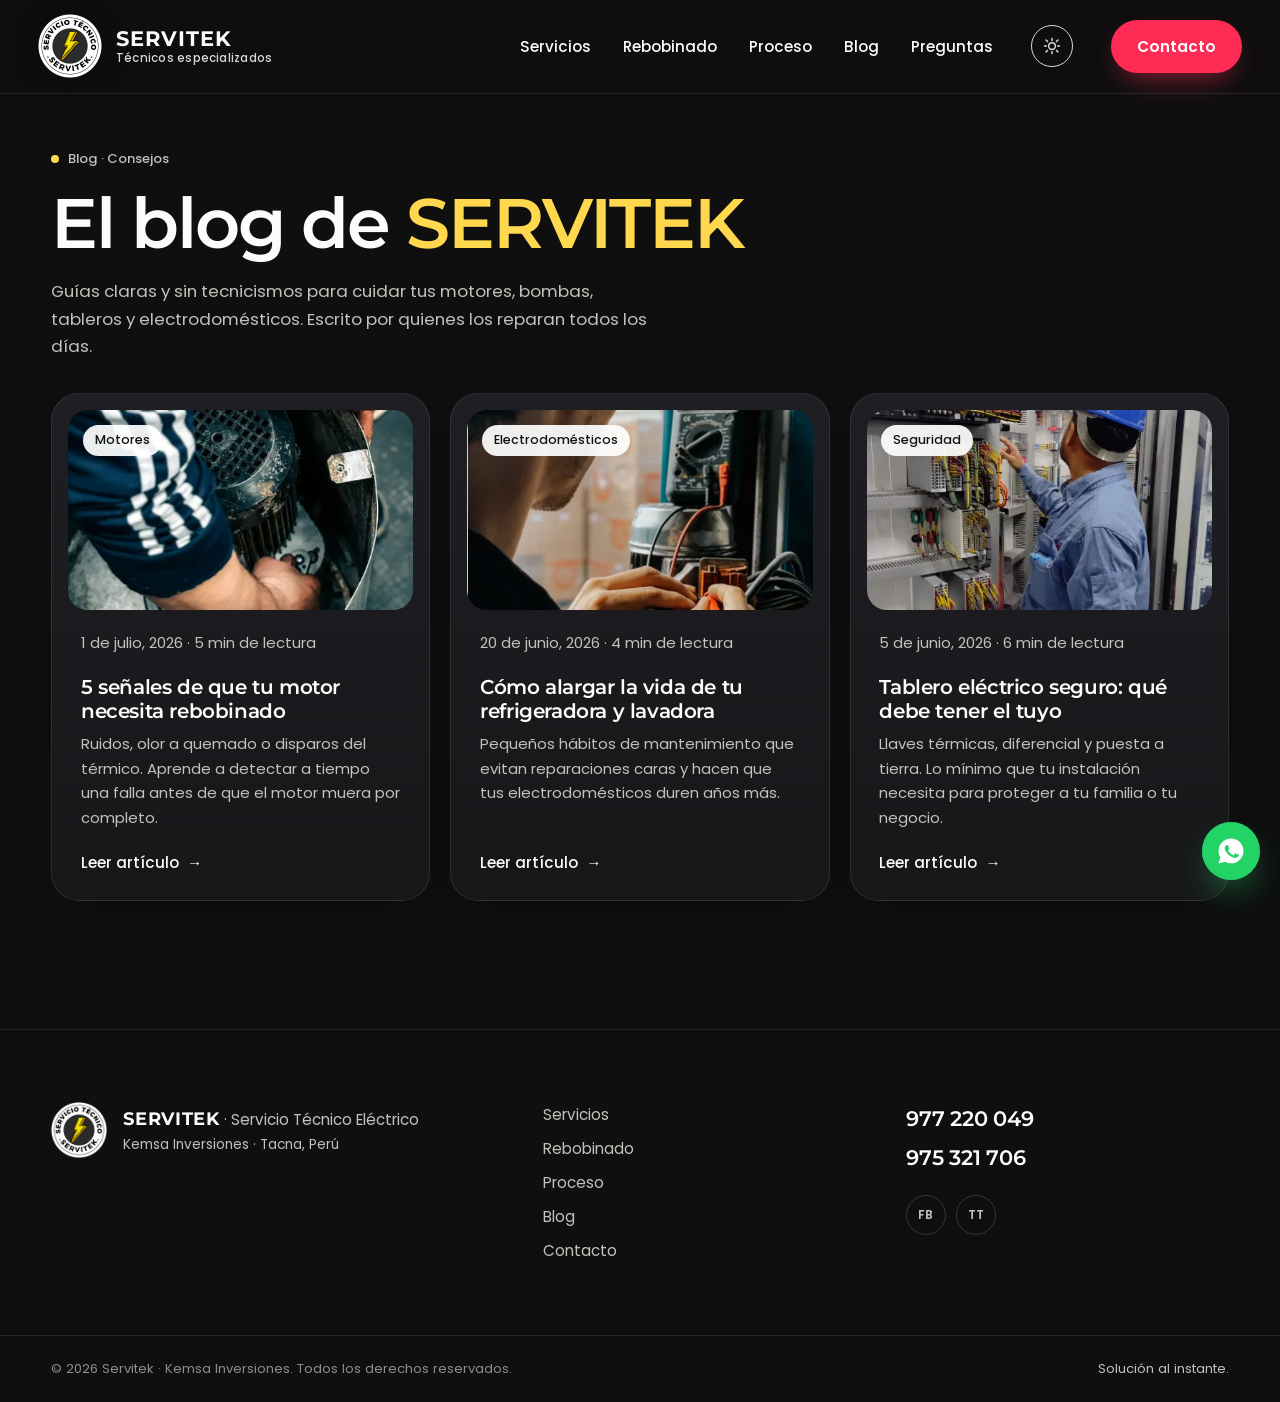
<file: blog.html>
<!doctype html>
<html lang="es-PE">
<head>
<meta charset="utf-8">
<meta name="viewport" content="width=device-width, initial-scale=1">
<title>Blog · Consejos eléctricos | SERVITEK Tacna</title>
<meta name="description" content="Consejos prácticos sobre motores, bombas, tableros eléctricos y electrodomésticos del equipo técnico de SERVITEK en Tacna.">
<meta name="theme-color" content="#0F0F10">
<script>
  (function(){try{var t=localStorage.getItem('servitek-theme');
  if(t==='light')document.documentElement.setAttribute('data-theme','light');}catch(e){}})();
</script>
<link rel="icon" href="assets/favicon.svg" type="image/svg+xml">
<link rel="canonical" href="https://codekadigital.github.io/servitek/blog.html">
<meta property="og:type" content="article">
<meta property="og:url" content="https://codekadigital.github.io/servitek/blog.html">
<meta property="og:title" content="Blog · Consejos eléctricos | SERVITEK Tacna">
<meta property="og:description" content="Consejos prácticos sobre motores, bombas, tableros eléctricos y electrodomésticos del equipo técnico de SERVITEK en Tacna.">
<meta property="og:image" content="https://codekadigital.github.io/servitek/assets/og-servitek.png">
<meta property="og:locale" content="es_PE">
<meta name="twitter:card" content="summary_large_image">
<link rel="preconnect" href="https://fonts.googleapis.com">
<link rel="preconnect" href="https://fonts.gstatic.com" crossorigin>
<link href="https://fonts.googleapis.com/css2?family=Montserrat:wght@500;600;700&family=Poppins:wght@400;500;600&display=swap" rel="stylesheet">
<link rel="stylesheet" href="css/styles.css?v=16">
</head>
<body>
<a class="skip-link" href="#main">Saltar al contenido</a>

<header class="hdr hdr--solid" id="hdr">
  <div class="hdr__inner">
    <a class="brand" href="index.html" aria-label="Servitek, inicio">
      <img src="assets/logo-servitek.png" alt="" width="64" height="64" class="brand__mark">
      <span class="brand__text"><strong>SERVITEK</strong><em>Técnicos especializados</em></span>
    </a>
    <nav class="nav" id="nav" aria-label="Principal">
      <a href="index.html#servicios">Servicios</a>
      <a href="index.html#rebobinado">Rebobinado</a>
      <a href="index.html#proceso">Proceso</a>
      <a href="blog.html">Blog</a>
      <a href="index.html#faq">Preguntas</a>
      <a href="index.html#contacto" class="nav__cta">Contacto</a>
    </nav>
    <button class="theme" id="theme" aria-label="Cambiar a modo claro" aria-pressed="false" title="Modo claro / oscuro">
      <svg class="theme__sun" viewBox="0 0 24 24" aria-hidden="true"><circle cx="12" cy="12" r="4.5" fill="none" stroke="currentColor" stroke-width="2"/><path d="M12 2v2.5M12 19.5V22M4.2 4.2l1.8 1.8M18 18l1.8 1.8M2 12h2.5M19.5 12H22M4.2 19.8 6 18M18 6l1.8-1.8" stroke="currentColor" stroke-width="2" stroke-linecap="round"/></svg>
      <svg class="theme__moon" viewBox="0 0 24 24" aria-hidden="true"><path d="M20 14.5A8 8 0 0 1 9.5 4a8 8 0 1 0 10.5 10.5Z" fill="none" stroke="currentColor" stroke-width="2" stroke-linejoin="round"/></svg>
    </button>
    <a class="hdr__cta" href="index.html#contacto">Contacto</a>
    <button class="burger" id="burger" aria-label="Abrir menú" aria-expanded="false" aria-controls="nav">
      <span></span><span></span><span></span>
    </button>
  </div>
</header>

<main id="main">
<section class="blog-hero">
  <div class="wrap">
    <p class="kicker" data-reveal>Blog · Consejos</p>
    <h1 class="sec-title" data-reveal>El blog de <span class="hl">SERVITEK</span></h1>
    <p class="sec-lead" data-reveal>Guías claras y sin tecnicismos para cuidar tus motores, bombas, tableros y electrodomésticos. Escrito por quienes los reparan todos los días.</p>
  </div>
</section>

<section class="blog" style="padding-top:0">
  <div class="wrap">
    <div class="posts">
      <article class="post" data-reveal>
        <div class="post__art">
          <img src="assets/foto-motores.webp" alt="5 señales de que tu motor necesita rebobinado" width="481" height="640" loading="lazy">
          <span class="post__cat">Motores</span>
        </div>
        <div class="post__body">
          <p class="post__meta">1 de julio, 2026 · 5 min de lectura</p>
          <h3><a href="blog/senales-motor-necesita-rebobinado.html">5 señales de que tu motor necesita rebobinado</a></h3>
          <p>Ruidos, olor a quemado o disparos del térmico. Aprende a detectar a tiempo una falla antes de que el motor muera por completo.</p>
          <span class="post__link">Leer artículo <span aria-hidden="true">→</span></span>
        </div>
      </article>
      <article class="post" data-reveal>
        <div class="post__art">
          <img src="assets/foto-electrodomesticos.webp" alt="Cómo alargar la vida de tu refrigeradora y lavadora" width="481" height="640" loading="lazy">
          <span class="post__cat">Electrodomésticos</span>
        </div>
        <div class="post__body">
          <p class="post__meta">20 de junio, 2026 · 4 min de lectura</p>
          <h3><a href="blog/alargar-vida-refrigeradora-lavadora.html">Cómo alargar la vida de tu refrigeradora y lavadora</a></h3>
          <p>Pequeños hábitos de mantenimiento que evitan reparaciones caras y hacen que tus electrodomésticos duren años más.</p>
          <span class="post__link">Leer artículo <span aria-hidden="true">→</span></span>
        </div>
      </article>
      <article class="post" data-reveal>
        <div class="post__art">
          <img src="assets/foto-tableros.webp" alt="Tablero eléctrico seguro: qué debe tener el tuyo" width="481" height="640" loading="lazy">
          <span class="post__cat">Seguridad</span>
        </div>
        <div class="post__body">
          <p class="post__meta">5 de junio, 2026 · 6 min de lectura</p>
          <h3><a href="blog/tablero-electrico-seguro-casa-negocio.html">Tablero eléctrico seguro: qué debe tener el tuyo</a></h3>
          <p>Llaves térmicas, diferencial y puesta a tierra. Lo mínimo que tu instalación necesita para proteger a tu familia o tu negocio.</p>
          <span class="post__link">Leer artículo <span aria-hidden="true">→</span></span>
        </div>
      </article>
    </div>
  </div>
</section>
</main>

<footer class="ftr">
  <div class="wrap ftr__grid">
    <div class="ftr__brand">
      <img src="assets/logo-servitek.png" alt="Servitek" width="72" height="72">
      <p><strong>SERVITEK</strong> · Servicio Técnico Eléctrico<br>
      <span>Kemsa Inversiones · Tacna, Perú</span></p>
    </div>
    <nav class="ftr__nav" aria-label="Pie de página">
      <a href="index.html#servicios">Servicios</a>
      <a href="index.html#rebobinado">Rebobinado</a>
      <a href="index.html#proceso">Proceso</a>
      <a href="blog.html">Blog</a>
      <a href="index.html#contacto">Contacto</a>
    </nav>
    <div class="ftr__contact">
      <a href="tel:+51977220049">977 220 049</a>
      <a href="tel:+51975321706">975 321 706</a>
      <div class="ftr__social">
        <a href="https://www.facebook.com/servitek.reparaciones" target="_blank" rel="noopener" aria-label="Facebook">FB</a>
        <a href="https://www.tiktok.com/@servitek.pe" target="_blank" rel="noopener" aria-label="TikTok">TT</a>
      </div>
    </div>
  </div>
  <div class="wrap ftr__bottom">
    <p>© <span id="year">2026</span> Servitek · Kemsa Inversiones. Todos los derechos reservados.</p>
    <p class="ftr__made">Solución al instante.</p>
  </div>
</footer>

<a class="wa" href="https://wa.me/51977220049?text=Hola%20SERVITEK%2C%20le%C3%AD%20su%20blog%20y%20necesito%20ayuda" target="_blank" rel="noopener" aria-label="Escribir por WhatsApp">
  <svg viewBox="0 0 24 24" aria-hidden="true"><path d="M12.04 2c-5.5 0-9.96 4.46-9.96 9.96 0 1.76.46 3.48 1.34 5L2 22l5.2-1.36a9.9 9.9 0 0 0 4.84 1.24h.01c5.5 0 9.96-4.46 9.96-9.96S17.54 2 12.04 2Zm5.83 14.06c-.24.68-1.42 1.31-1.96 1.36-.5.05-.96.24-3.24-.68-2.73-1.1-4.46-3.9-4.6-4.09-.13-.19-1.1-1.46-1.1-2.78 0-1.32.7-1.97.94-2.24.25-.27.54-.34.72-.34.18 0 .36 0 .52.01.17.01.39-.06.61.47.24.55.8 1.9.87 2.04.07.14.12.3.02.49-.1.19-.15.3-.29.46-.15.17-.31.37-.44.5-.15.14-.3.3-.13.59.17.29.75 1.24 1.61 2.01 1.11.99 2.04 1.3 2.33 1.44.29.15.46.12.63-.07.17-.19.73-.85.93-1.14.19-.29.39-.24.65-.15.26.1 1.61.76 1.89.9.27.14.46.22.53.34.06.12.06.7-.18 1.38Z"/></svg><span class="wa__ping" aria-hidden="true"></span>
</a>
<button class="totop" id="totop" aria-label="Volver arriba">
  <svg viewBox="0 0 24 24" aria-hidden="true"><path d="M12 19V5m0 0-6 6m6-6 6 6" fill="none" stroke="currentColor" stroke-width="2" stroke-linecap="round" stroke-linejoin="round"/></svg>
</button>
<script src="js/main.js" defer></script>
</body>
</html>
</file>
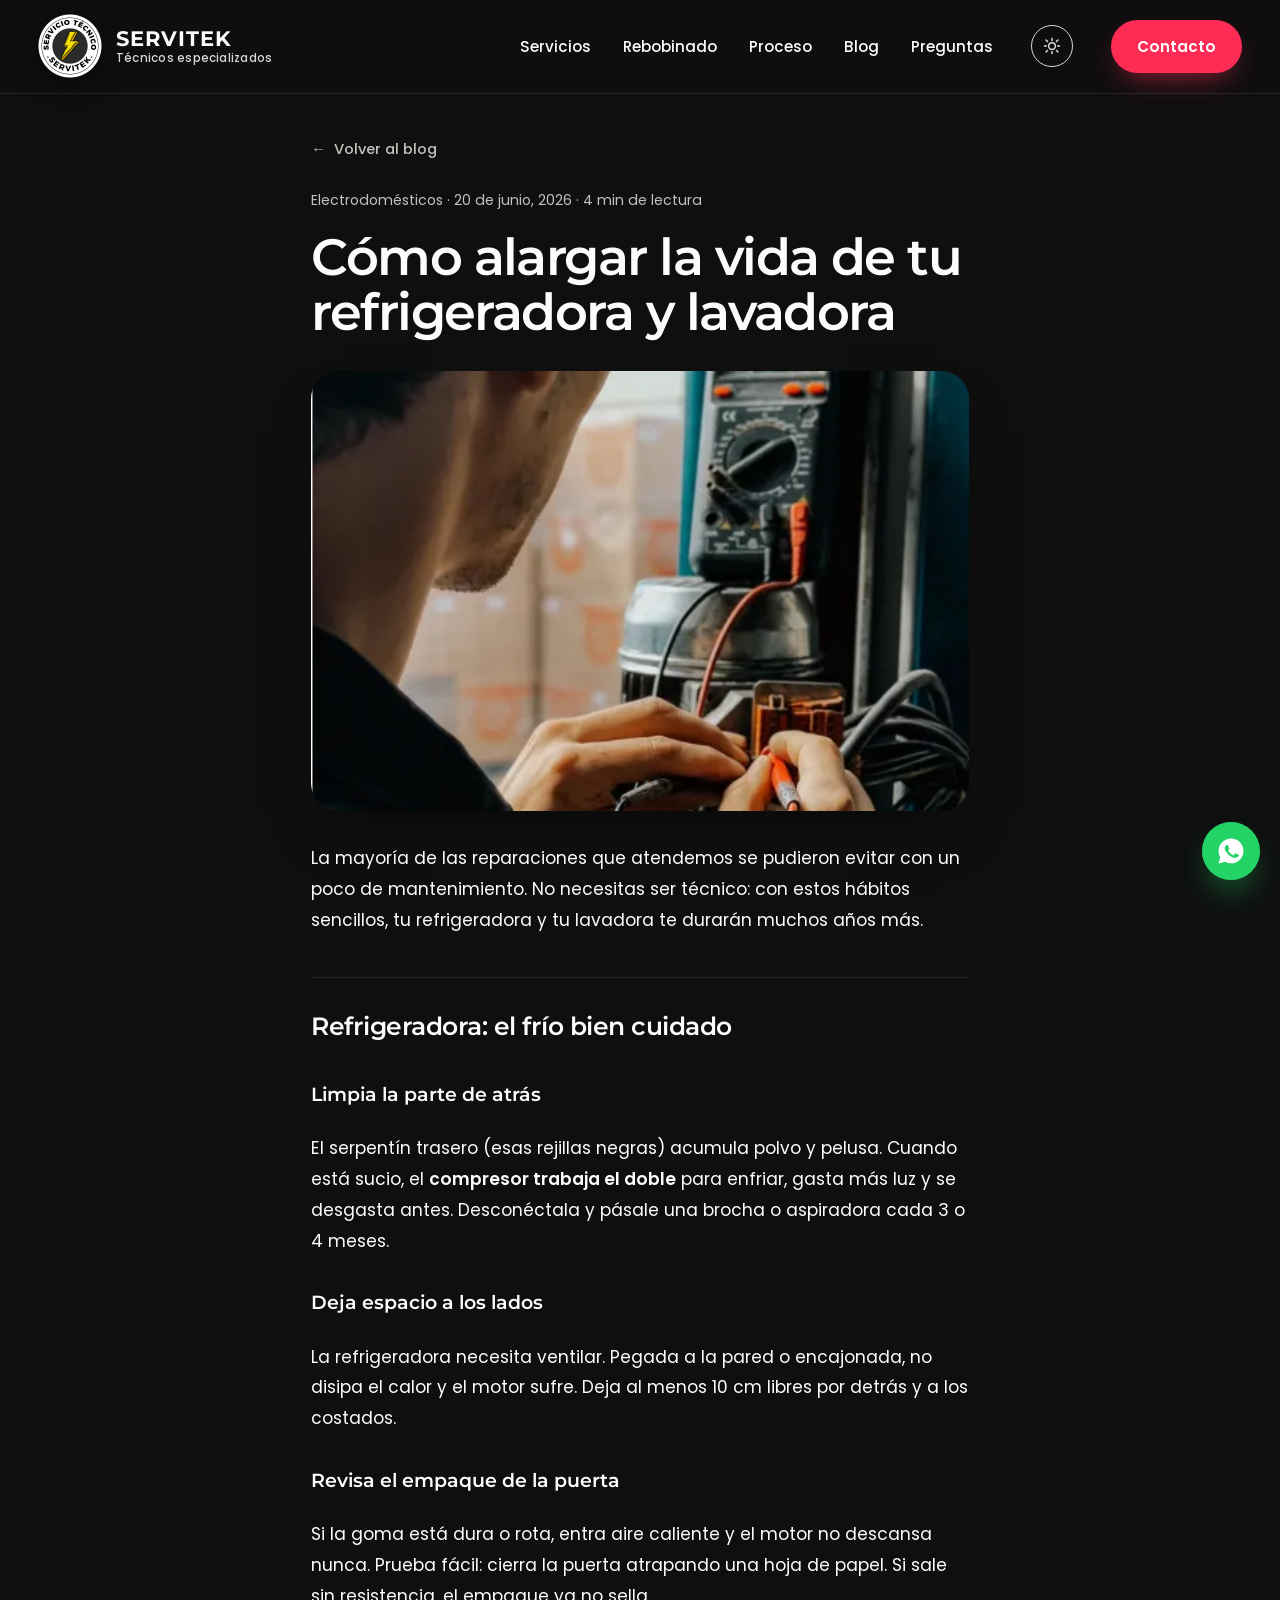
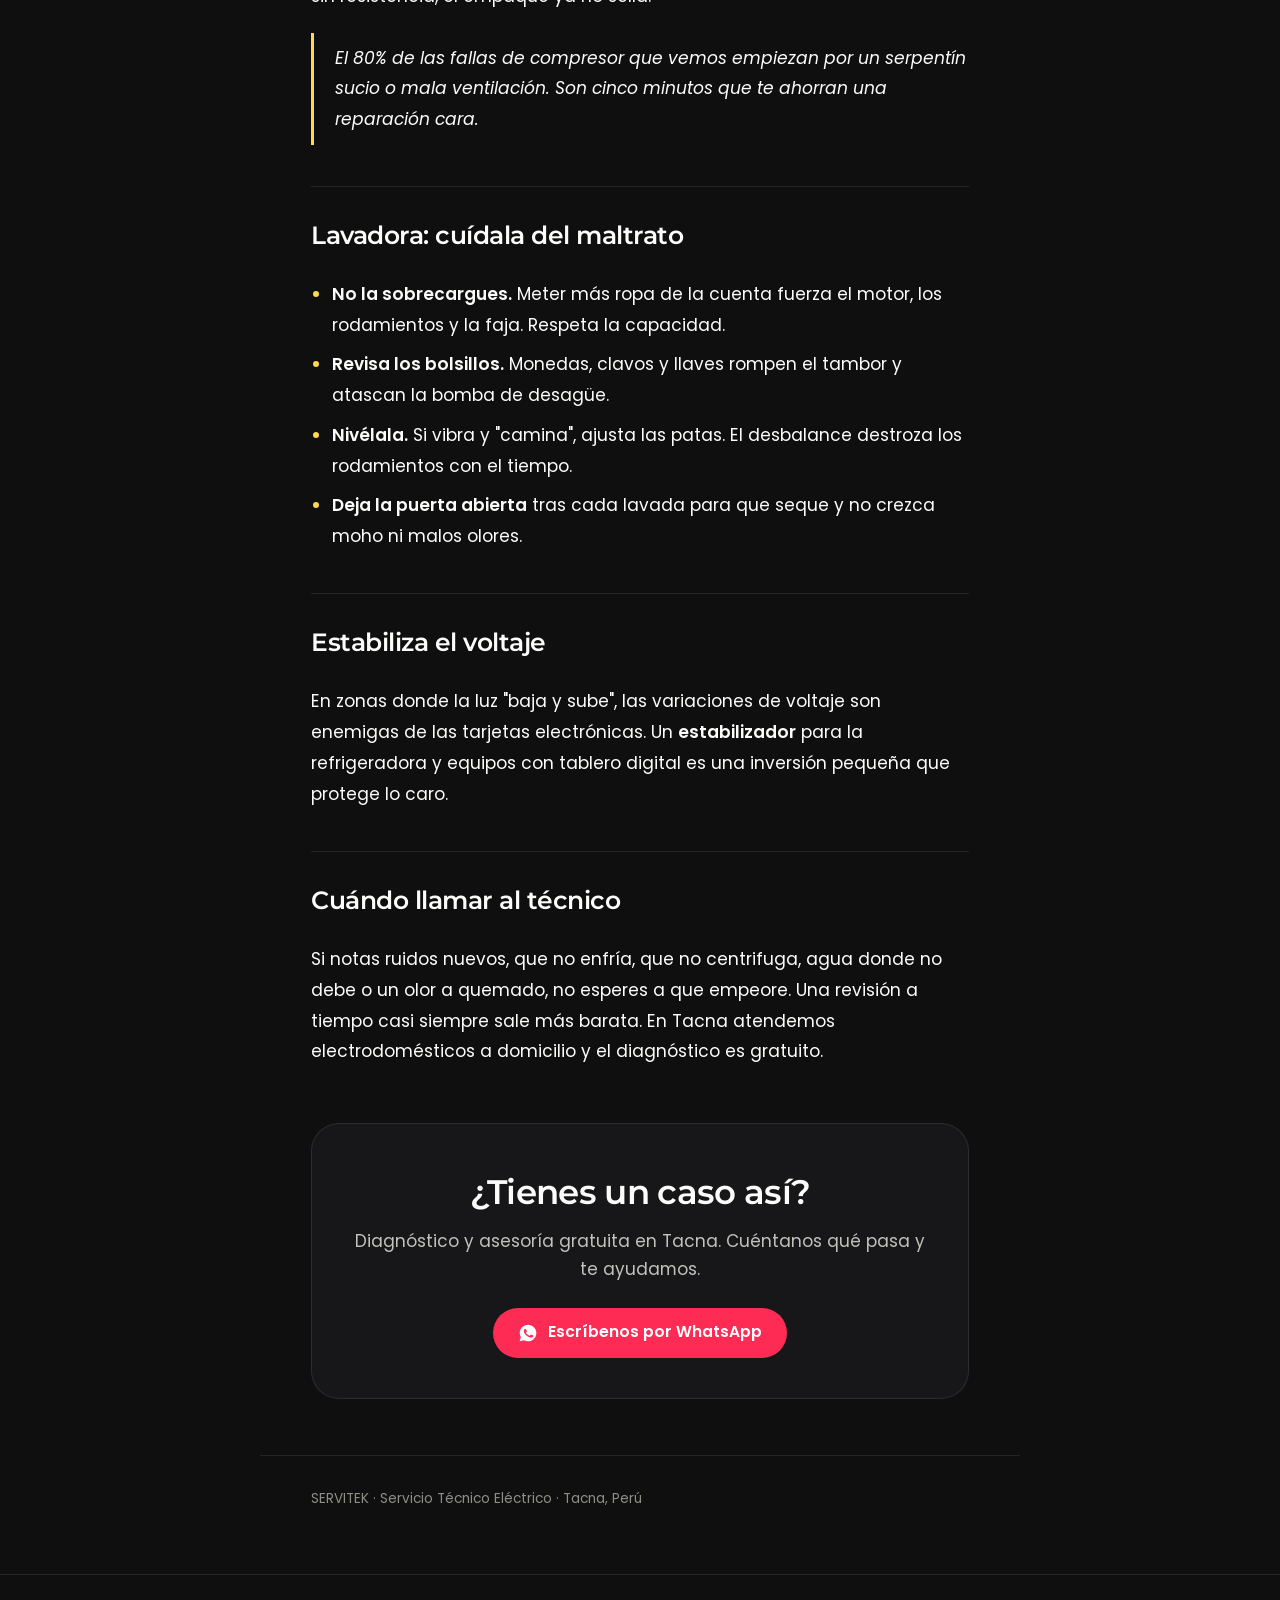
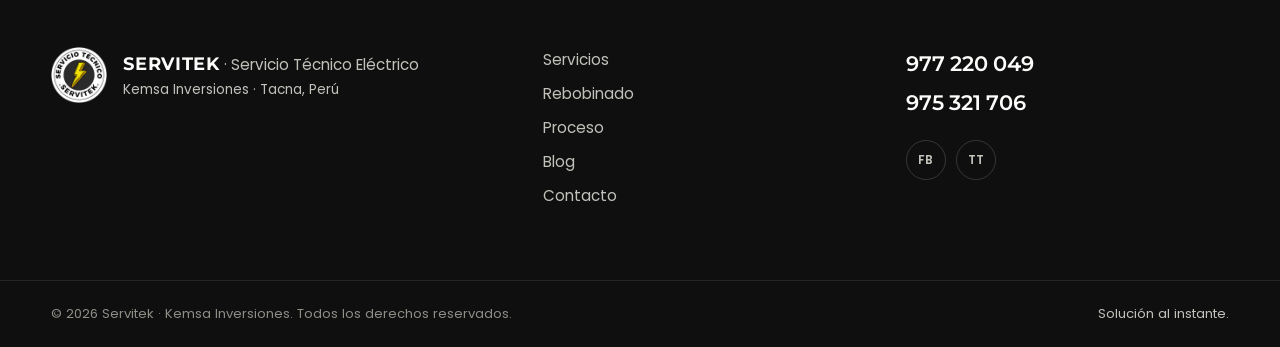
<file: blog/alargar-vida-refrigeradora-lavadora.html>
<!doctype html>
<html lang="es-PE">
<head>
<meta charset="utf-8">
<meta name="viewport" content="width=device-width, initial-scale=1">
<title>Cómo alargar la vida de tu refrigeradora y lavadora · SERVITEK</title>
<meta name="description" content="Pequeños hábitos de mantenimiento que evitan reparaciones caras y hacen que tus electrodomésticos duren años más.">
<meta name="theme-color" content="#0F0F10">
<script>
  (function(){try{var t=localStorage.getItem('servitek-theme');
  if(t==='light')document.documentElement.setAttribute('data-theme','light');}catch(e){}})();
</script>
<link rel="icon" href="../assets/favicon.svg" type="image/svg+xml">
<link rel="canonical" href="https://codekadigital.github.io/servitek/blog/alargar-vida-refrigeradora-lavadora.html">
<meta property="og:type" content="article">
<meta property="og:url" content="https://codekadigital.github.io/servitek/blog/alargar-vida-refrigeradora-lavadora.html">
<meta property="og:title" content="Cómo alargar la vida de tu refrigeradora y lavadora · SERVITEK">
<meta property="og:description" content="Pequeños hábitos de mantenimiento que evitan reparaciones caras y hacen que tus electrodomésticos duren años más.">
<meta property="og:image" content="https://codekadigital.github.io/servitek/assets/foto-electrodomesticos.webp">
<meta property="og:locale" content="es_PE">
<meta name="twitter:card" content="summary_large_image">
<link rel="preconnect" href="https://fonts.googleapis.com">
<link rel="preconnect" href="https://fonts.gstatic.com" crossorigin>
<link href="https://fonts.googleapis.com/css2?family=Montserrat:wght@500;600;700&family=Poppins:wght@400;500;600&display=swap" rel="stylesheet">
<link rel="stylesheet" href="../css/styles.css?v=16">
<script type="application/ld+json">{"@context":"https://schema.org","@type":"Article","headline":"Cómo alargar la vida de tu refrigeradora y lavadora","datePublished":"2026-06-20","image":"https://codekadigital.github.io/servitek/assets/foto-electrodomesticos.webp","author":{"@type":"Organization","name":"SERVITEK"},"publisher":{"@type":"Organization","name":"SERVITEK — Servicio Técnico Eléctrico"}}</script>
</head>
<body>
<a class="skip-link" href="#main">Saltar al contenido</a>

<header class="hdr hdr--solid" id="hdr">
  <div class="hdr__inner">
    <a class="brand" href="../index.html" aria-label="Servitek, inicio">
      <img src="../assets/logo-servitek.png" alt="" width="64" height="64" class="brand__mark">
      <span class="brand__text"><strong>SERVITEK</strong><em>Técnicos especializados</em></span>
    </a>
    <nav class="nav" id="nav" aria-label="Principal">
      <a href="../index.html#servicios">Servicios</a>
      <a href="../index.html#rebobinado">Rebobinado</a>
      <a href="../index.html#proceso">Proceso</a>
      <a href="../blog.html">Blog</a>
      <a href="../index.html#faq">Preguntas</a>
      <a href="../index.html#contacto" class="nav__cta">Contacto</a>
    </nav>
    <button class="theme" id="theme" aria-label="Cambiar a modo claro" aria-pressed="false" title="Modo claro / oscuro">
      <svg class="theme__sun" viewBox="0 0 24 24" aria-hidden="true"><circle cx="12" cy="12" r="4.5" fill="none" stroke="currentColor" stroke-width="2"/><path d="M12 2v2.5M12 19.5V22M4.2 4.2l1.8 1.8M18 18l1.8 1.8M2 12h2.5M19.5 12H22M4.2 19.8 6 18M18 6l1.8-1.8" stroke="currentColor" stroke-width="2" stroke-linecap="round"/></svg>
      <svg class="theme__moon" viewBox="0 0 24 24" aria-hidden="true"><path d="M20 14.5A8 8 0 0 1 9.5 4a8 8 0 1 0 10.5 10.5Z" fill="none" stroke="currentColor" stroke-width="2" stroke-linejoin="round"/></svg>
    </button>
    <a class="hdr__cta" href="../index.html#contacto">Contacto</a>
    <button class="burger" id="burger" aria-label="Abrir menú" aria-expanded="false" aria-controls="nav">
      <span></span><span></span><span></span>
    </button>
  </div>
</header>

<main id="main">
<article class="article">
  <div class="article__wrap">
    <a class="article__back" href="../blog.html"><span aria-hidden="true">←</span> Volver al blog</a>
    <p class="article__meta">Electrodomésticos · 20 de junio, 2026 · 4 min de lectura</p>
    <h1 class="article__title">Cómo alargar la vida de tu refrigeradora y lavadora</h1>
  </div>

  <div class="article__wrap">
    <figure class="article__cover">
      <img src="../assets/foto-electrodomesticos.webp" alt="Cómo alargar la vida de tu refrigeradora y lavadora" width="900" height="500">
    </figure>

    <div class="prose">
      <p>La mayoría de las reparaciones que atendemos se pudieron evitar con un poco de mantenimiento. No necesitas ser técnico: con estos hábitos sencillos, tu refrigeradora y tu lavadora te durarán muchos años más.</p>

<h2>Refrigeradora: el frío bien cuidado</h2>
<h3>Limpia la parte de atrás</h3>
<p>El serpentín trasero (esas rejillas negras) acumula polvo y pelusa. Cuando está sucio, el <strong>compresor trabaja el doble</strong> para enfriar, gasta más luz y se desgasta antes. Desconéctala y pásale una brocha o aspiradora cada 3 o 4 meses.</p>
<h3>Deja espacio a los lados</h3>
<p>La refrigeradora necesita ventilar. Pegada a la pared o encajonada, no disipa el calor y el motor sufre. Deja al menos 10 cm libres por detrás y a los costados.</p>
<h3>Revisa el empaque de la puerta</h3>
<p>Si la goma está dura o rota, entra aire caliente y el motor no descansa nunca. Prueba fácil: cierra la puerta atrapando una hoja de papel. Si sale sin resistencia, el empaque ya no sella.</p>

<blockquote>El 80% de las fallas de compresor que vemos empiezan por un serpentín sucio o mala ventilación. Son cinco minutos que te ahorran una reparación cara.</blockquote>

<h2>Lavadora: cuídala del maltrato</h2>
<ul>
  <li><strong>No la sobrecargues.</strong> Meter más ropa de la cuenta fuerza el motor, los rodamientos y la faja. Respeta la capacidad.</li>
  <li><strong>Revisa los bolsillos.</strong> Monedas, clavos y llaves rompen el tambor y atascan la bomba de desagüe.</li>
  <li><strong>Nivélala.</strong> Si vibra y "camina", ajusta las patas. El desbalance destroza los rodamientos con el tiempo.</li>
  <li><strong>Deja la puerta abierta</strong> tras cada lavada para que seque y no crezca moho ni malos olores.</li>
</ul>

<h2>Estabiliza el voltaje</h2>
<p>En zonas donde la luz "baja y sube", las variaciones de voltaje son enemigas de las tarjetas electrónicas. Un <strong>estabilizador</strong> para la refrigeradora y equipos con tablero digital es una inversión pequeña que protege lo caro.</p>

<h2>Cuándo llamar al técnico</h2>
<p>Si notas ruidos nuevos, que no enfría, que no centrifuga, agua donde no debe o un olor a quemado, no esperes a que empeore. Una revisión a tiempo casi siempre sale más barata. En Tacna atendemos electrodomésticos a domicilio y el diagnóstico es gratuito.</p>
    </div>

    <div class="article__cta">
      <h2>¿Tienes un caso así?</h2>
      <p>Diagnóstico y asesoría gratuita en Tacna. Cuéntanos qué pasa y te ayudamos.</p>
      <a class="btn btn--volt" href="https://wa.me/51977220049?text=Hola%20SERVITEK%2C%20le%C3%AD%20su%20blog%20y%20necesito%20ayuda" target="_blank" rel="noopener">
        <svg class="ico" viewBox="0 0 24 24" aria-hidden="true"><path d="M12.04 2c-5.5 0-9.96 4.46-9.96 9.96 0 1.76.46 3.48 1.34 5L2 22l5.2-1.36a9.9 9.9 0 0 0 4.84 1.24h.01c5.5 0 9.96-4.46 9.96-9.96S17.54 2 12.04 2Zm5.83 14.06c-.24.68-1.42 1.31-1.96 1.36-.5.05-.96.24-3.24-.68-2.73-1.1-4.46-3.9-4.6-4.09-.13-.19-1.1-1.46-1.1-2.78 0-1.32.7-1.97.94-2.24.25-.27.54-.34.72-.34.18 0 .36 0 .52.01.17.01.39-.06.61.47.24.55.8 1.9.87 2.04.07.14.12.3.02.49-.1.19-.15.3-.29.46-.15.17-.31.37-.44.5-.15.14-.3.3-.13.59.17.29.75 1.24 1.61 2.01 1.11.99 2.04 1.3 2.33 1.44.29.15.46.12.63-.07.17-.19.73-.85.93-1.14.19-.29.39-.24.65-.15.26.1 1.61.76 1.89.9.27.14.46.22.53.34.06.12.06.7-.18 1.38Z"/></svg>
        Escríbenos por WhatsApp
      </a>
    </div>
  </div>

  <div class="article__foot">
    <p>SERVITEK · Servicio Técnico Eléctrico · Tacna, Perú</p>
  </div>
</article>
</main>

<footer class="ftr">
  <div class="wrap ftr__grid">
    <div class="ftr__brand">
      <img src="../assets/logo-servitek.png" alt="Servitek" width="72" height="72">
      <p><strong>SERVITEK</strong> · Servicio Técnico Eléctrico<br>
      <span>Kemsa Inversiones · Tacna, Perú</span></p>
    </div>
    <nav class="ftr__nav" aria-label="Pie de página">
      <a href="../index.html#servicios">Servicios</a>
      <a href="../index.html#rebobinado">Rebobinado</a>
      <a href="../index.html#proceso">Proceso</a>
      <a href="../blog.html">Blog</a>
      <a href="../index.html#contacto">Contacto</a>
    </nav>
    <div class="ftr__contact">
      <a href="tel:+51977220049">977 220 049</a>
      <a href="tel:+51975321706">975 321 706</a>
      <div class="ftr__social">
        <a href="https://www.facebook.com/servitek.reparaciones" target="_blank" rel="noopener" aria-label="Facebook">FB</a>
        <a href="https://www.tiktok.com/@servitek.pe" target="_blank" rel="noopener" aria-label="TikTok">TT</a>
      </div>
    </div>
  </div>
  <div class="wrap ftr__bottom">
    <p>© <span id="year">2026</span> Servitek · Kemsa Inversiones. Todos los derechos reservados.</p>
    <p class="ftr__made">Solución al instante.</p>
  </div>
</footer>

<a class="wa" href="https://wa.me/51977220049?text=Hola%20SERVITEK%2C%20le%C3%AD%20su%20blog%20y%20necesito%20ayuda" target="_blank" rel="noopener" aria-label="Escribir por WhatsApp">
  <svg viewBox="0 0 24 24" aria-hidden="true"><path d="M12.04 2c-5.5 0-9.96 4.46-9.96 9.96 0 1.76.46 3.48 1.34 5L2 22l5.2-1.36a9.9 9.9 0 0 0 4.84 1.24h.01c5.5 0 9.96-4.46 9.96-9.96S17.54 2 12.04 2Zm5.83 14.06c-.24.68-1.42 1.31-1.96 1.36-.5.05-.96.24-3.24-.68-2.73-1.1-4.46-3.9-4.6-4.09-.13-.19-1.1-1.46-1.1-2.78 0-1.32.7-1.97.94-2.24.25-.27.54-.34.72-.34.18 0 .36 0 .52.01.17.01.39-.06.61.47.24.55.8 1.9.87 2.04.07.14.12.3.02.49-.1.19-.15.3-.29.46-.15.17-.31.37-.44.5-.15.14-.3.3-.13.59.17.29.75 1.24 1.61 2.01 1.11.99 2.04 1.3 2.33 1.44.29.15.46.12.63-.07.17-.19.73-.85.93-1.14.19-.29.39-.24.65-.15.26.1 1.61.76 1.89.9.27.14.46.22.53.34.06.12.06.7-.18 1.38Z"/></svg><span class="wa__ping" aria-hidden="true"></span>
</a>
<button class="totop" id="totop" aria-label="Volver arriba">
  <svg viewBox="0 0 24 24" aria-hidden="true"><path d="M12 19V5m0 0-6 6m6-6 6 6" fill="none" stroke="currentColor" stroke-width="2" stroke-linecap="round" stroke-linejoin="round"/></svg>
</button>
<script src="../js/main.js" defer></script>
</body>
</html>
</file>
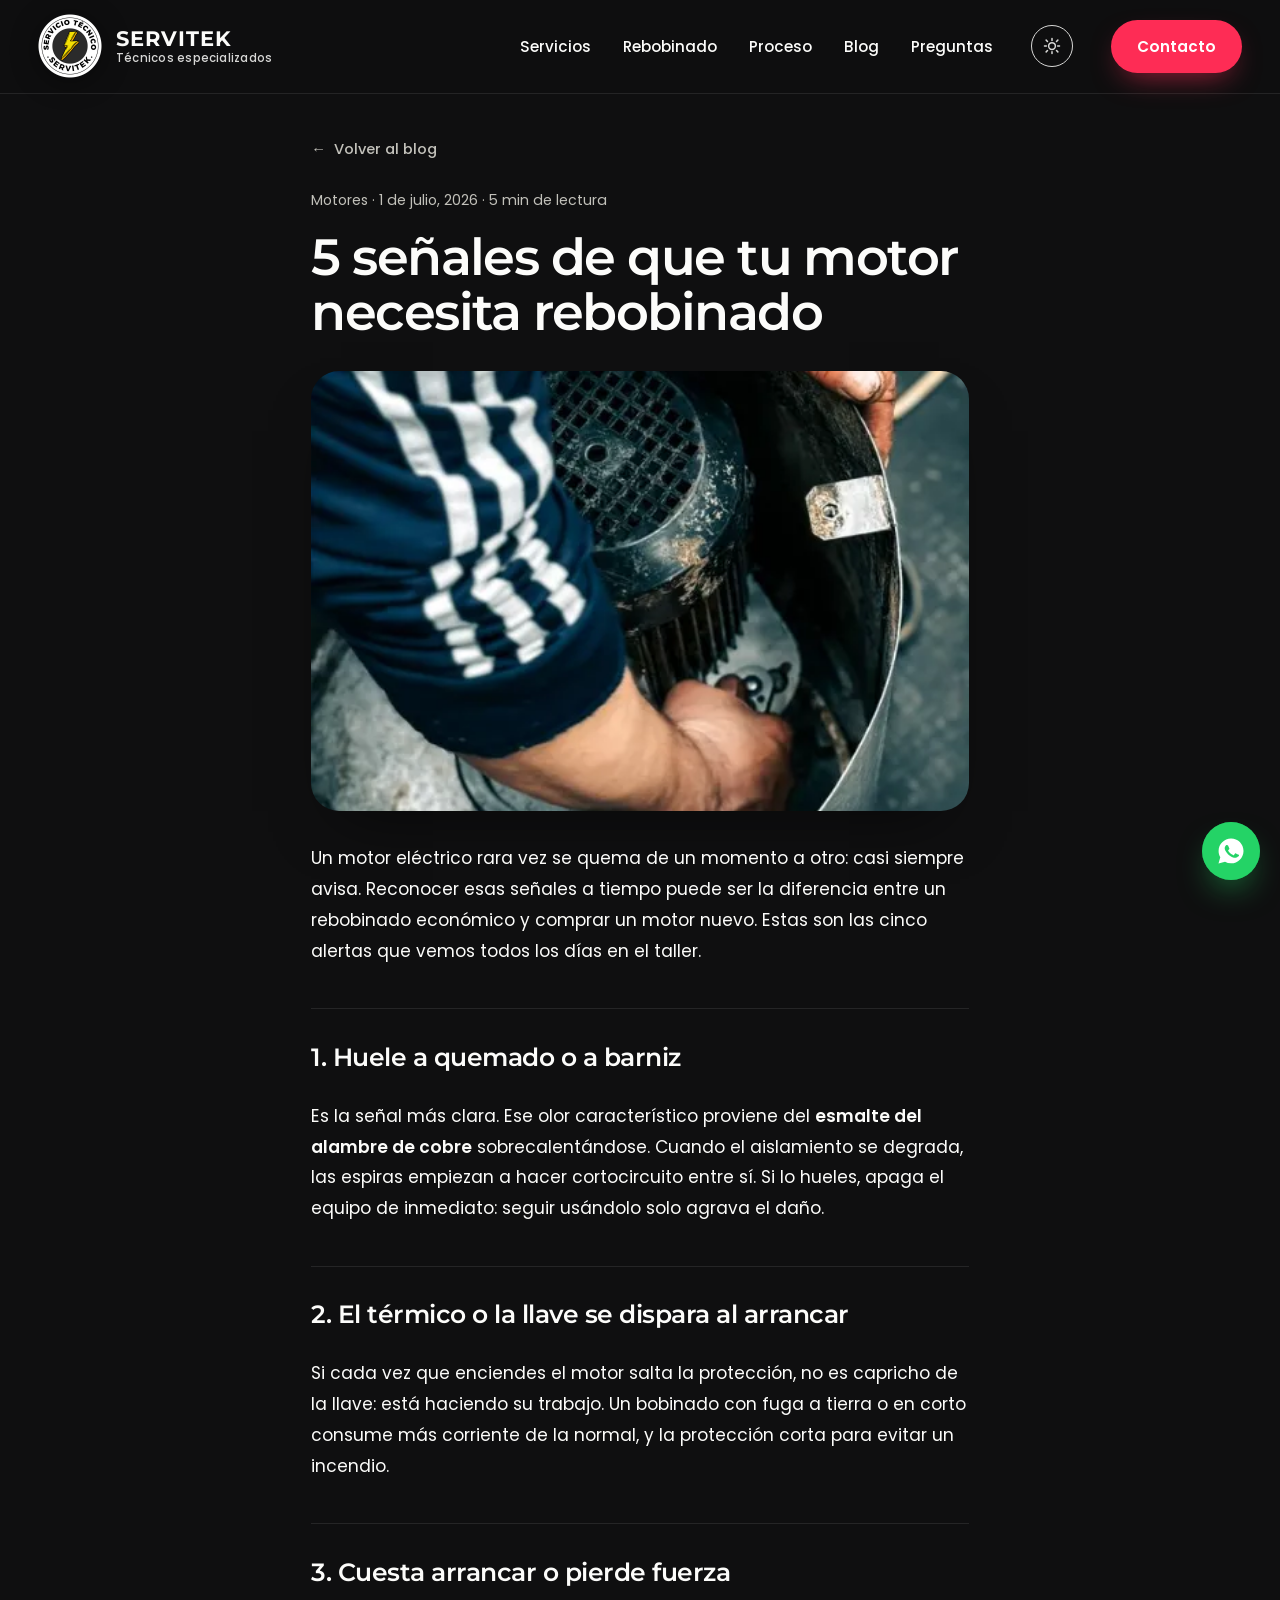
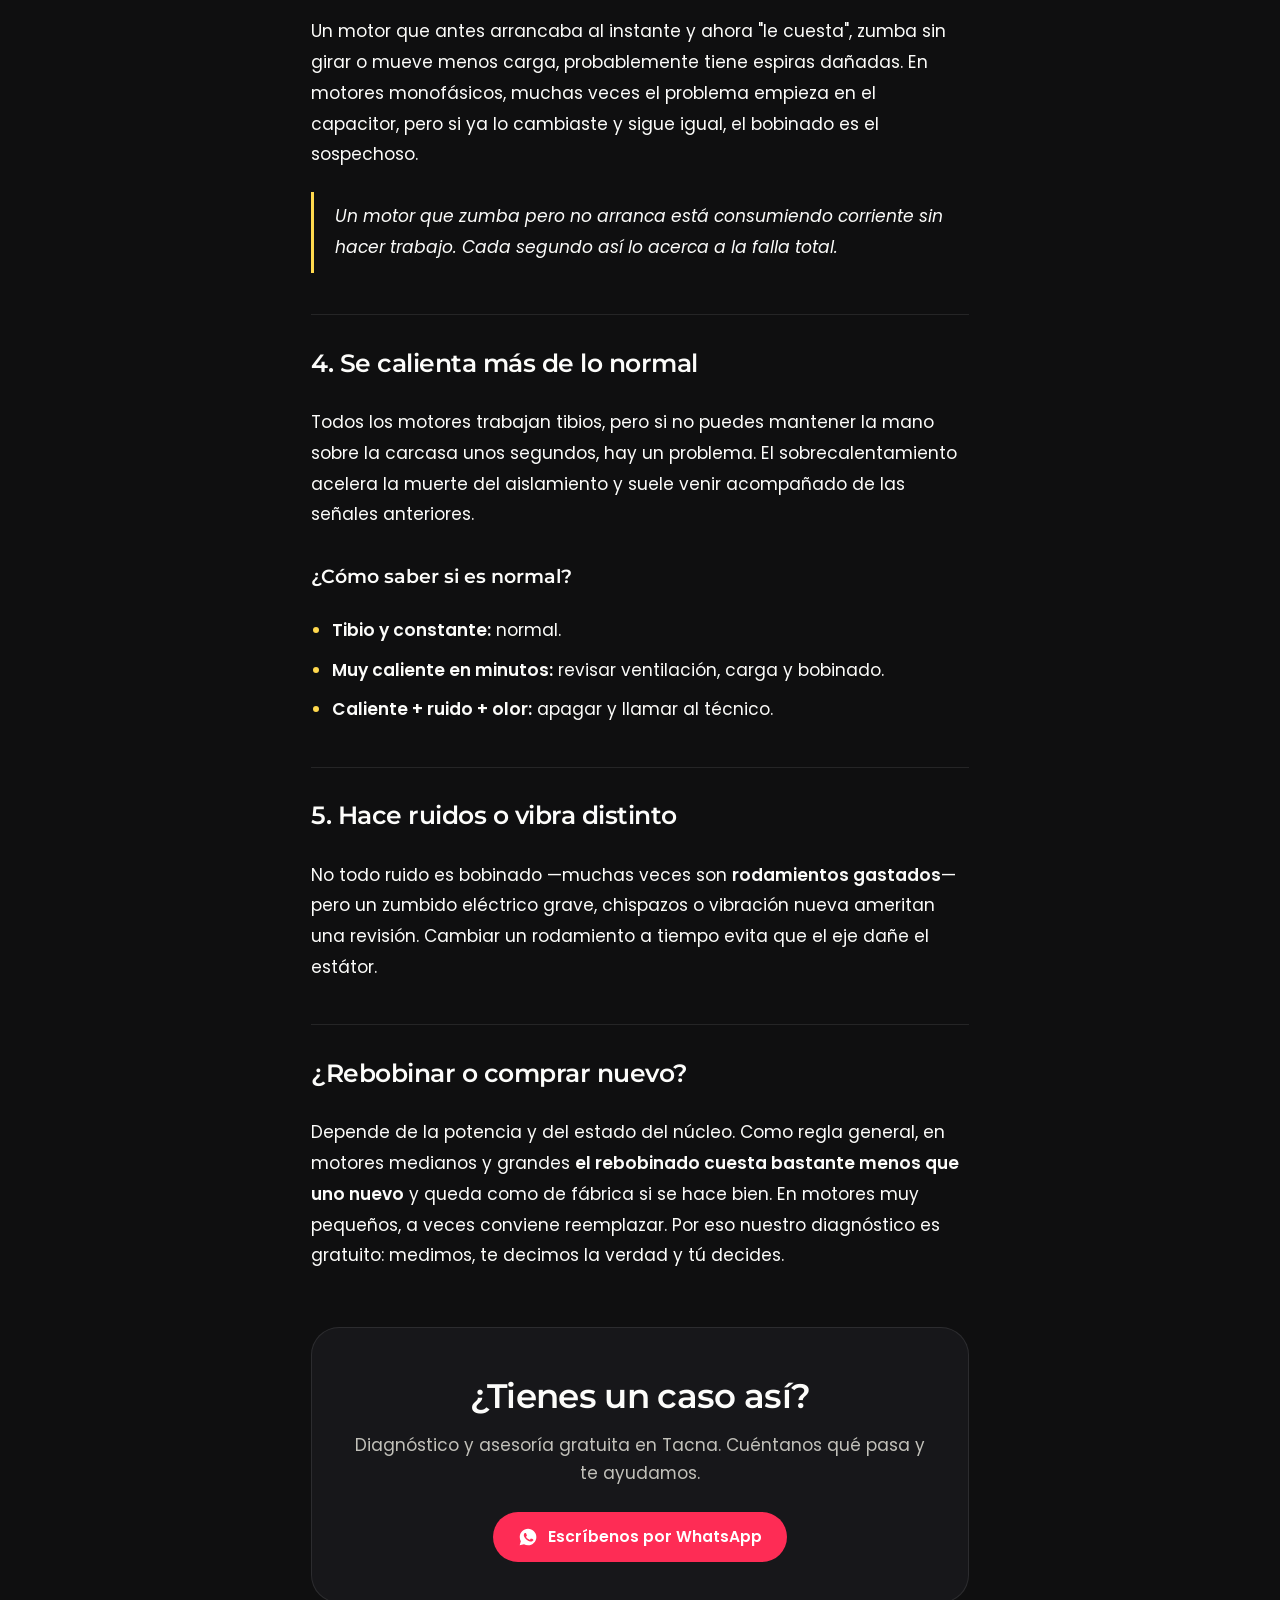
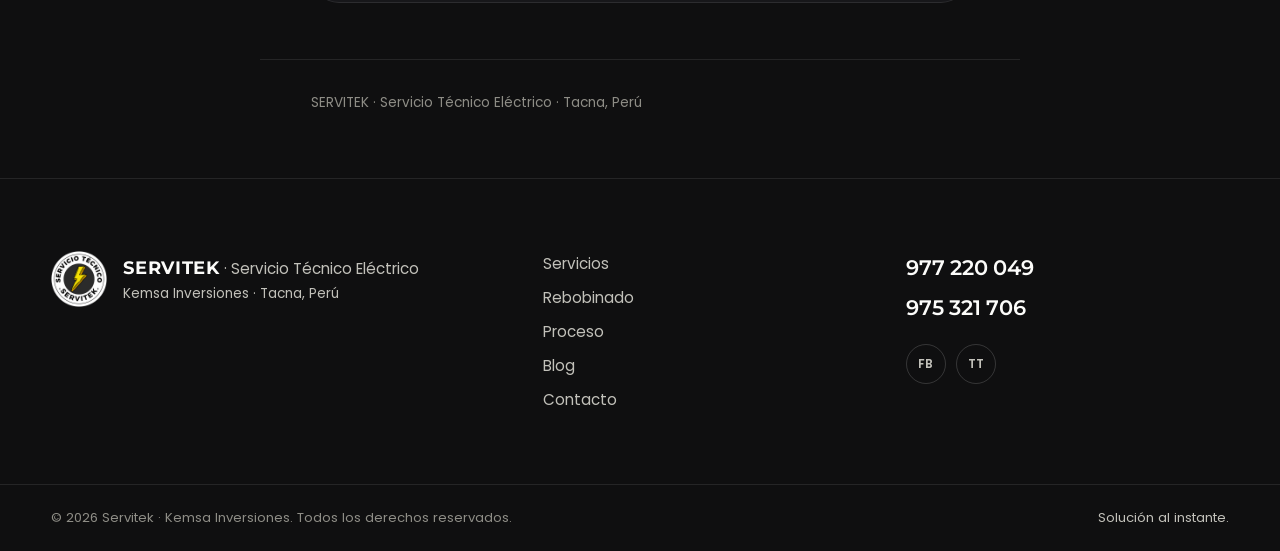
<file: blog/senales-motor-necesita-rebobinado.html>
<!doctype html>
<html lang="es-PE">
<head>
<meta charset="utf-8">
<meta name="viewport" content="width=device-width, initial-scale=1">
<title>5 señales de que tu motor necesita rebobinado · SERVITEK</title>
<meta name="description" content="Ruidos, olor a quemado o disparos del térmico. Aprende a detectar a tiempo una falla antes de que el motor muera por completo.">
<meta name="theme-color" content="#0F0F10">
<script>
  (function(){try{var t=localStorage.getItem('servitek-theme');
  if(t==='light')document.documentElement.setAttribute('data-theme','light');}catch(e){}})();
</script>
<link rel="icon" href="../assets/favicon.svg" type="image/svg+xml">
<link rel="canonical" href="https://codekadigital.github.io/servitek/blog/senales-motor-necesita-rebobinado.html">
<meta property="og:type" content="article">
<meta property="og:url" content="https://codekadigital.github.io/servitek/blog/senales-motor-necesita-rebobinado.html">
<meta property="og:title" content="5 señales de que tu motor necesita rebobinado · SERVITEK">
<meta property="og:description" content="Ruidos, olor a quemado o disparos del térmico. Aprende a detectar a tiempo una falla antes de que el motor muera por completo.">
<meta property="og:image" content="https://codekadigital.github.io/servitek/assets/foto-motores.webp">
<meta property="og:locale" content="es_PE">
<meta name="twitter:card" content="summary_large_image">
<link rel="preconnect" href="https://fonts.googleapis.com">
<link rel="preconnect" href="https://fonts.gstatic.com" crossorigin>
<link href="https://fonts.googleapis.com/css2?family=Montserrat:wght@500;600;700&family=Poppins:wght@400;500;600&display=swap" rel="stylesheet">
<link rel="stylesheet" href="../css/styles.css?v=16">
<script type="application/ld+json">{"@context":"https://schema.org","@type":"Article","headline":"5 señales de que tu motor necesita rebobinado","datePublished":"2026-07-01","image":"https://codekadigital.github.io/servitek/assets/foto-motores.webp","author":{"@type":"Organization","name":"SERVITEK"},"publisher":{"@type":"Organization","name":"SERVITEK — Servicio Técnico Eléctrico"}}</script>
</head>
<body>
<a class="skip-link" href="#main">Saltar al contenido</a>

<header class="hdr hdr--solid" id="hdr">
  <div class="hdr__inner">
    <a class="brand" href="../index.html" aria-label="Servitek, inicio">
      <img src="../assets/logo-servitek.png" alt="" width="64" height="64" class="brand__mark">
      <span class="brand__text"><strong>SERVITEK</strong><em>Técnicos especializados</em></span>
    </a>
    <nav class="nav" id="nav" aria-label="Principal">
      <a href="../index.html#servicios">Servicios</a>
      <a href="../index.html#rebobinado">Rebobinado</a>
      <a href="../index.html#proceso">Proceso</a>
      <a href="../blog.html">Blog</a>
      <a href="../index.html#faq">Preguntas</a>
      <a href="../index.html#contacto" class="nav__cta">Contacto</a>
    </nav>
    <button class="theme" id="theme" aria-label="Cambiar a modo claro" aria-pressed="false" title="Modo claro / oscuro">
      <svg class="theme__sun" viewBox="0 0 24 24" aria-hidden="true"><circle cx="12" cy="12" r="4.5" fill="none" stroke="currentColor" stroke-width="2"/><path d="M12 2v2.5M12 19.5V22M4.2 4.2l1.8 1.8M18 18l1.8 1.8M2 12h2.5M19.5 12H22M4.2 19.8 6 18M18 6l1.8-1.8" stroke="currentColor" stroke-width="2" stroke-linecap="round"/></svg>
      <svg class="theme__moon" viewBox="0 0 24 24" aria-hidden="true"><path d="M20 14.5A8 8 0 0 1 9.5 4a8 8 0 1 0 10.5 10.5Z" fill="none" stroke="currentColor" stroke-width="2" stroke-linejoin="round"/></svg>
    </button>
    <a class="hdr__cta" href="../index.html#contacto">Contacto</a>
    <button class="burger" id="burger" aria-label="Abrir menú" aria-expanded="false" aria-controls="nav">
      <span></span><span></span><span></span>
    </button>
  </div>
</header>

<main id="main">
<article class="article">
  <div class="article__wrap">
    <a class="article__back" href="../blog.html"><span aria-hidden="true">←</span> Volver al blog</a>
    <p class="article__meta">Motores · 1 de julio, 2026 · 5 min de lectura</p>
    <h1 class="article__title">5 señales de que tu motor necesita rebobinado</h1>
  </div>

  <div class="article__wrap">
    <figure class="article__cover">
      <img src="../assets/foto-motores.webp" alt="5 señales de que tu motor necesita rebobinado" width="900" height="500">
    </figure>

    <div class="prose">
      <p>Un motor eléctrico rara vez se quema de un momento a otro: casi siempre avisa. Reconocer esas señales a tiempo puede ser la diferencia entre un rebobinado económico y comprar un motor nuevo. Estas son las cinco alertas que vemos todos los días en el taller.</p>

<h2>1. Huele a quemado o a barniz</h2>
<p>Es la señal más clara. Ese olor característico proviene del <strong>esmalte del alambre de cobre</strong> sobrecalentándose. Cuando el aislamiento se degrada, las espiras empiezan a hacer cortocircuito entre sí. Si lo hueles, apaga el equipo de inmediato: seguir usándolo solo agrava el daño.</p>

<h2>2. El térmico o la llave se dispara al arrancar</h2>
<p>Si cada vez que enciendes el motor salta la protección, no es capricho de la llave: está haciendo su trabajo. Un bobinado con fuga a tierra o en corto consume más corriente de la normal, y la protección corta para evitar un incendio.</p>

<h2>3. Cuesta arrancar o pierde fuerza</h2>
<p>Un motor que antes arrancaba al instante y ahora "le cuesta", zumba sin girar o mueve menos carga, probablemente tiene espiras dañadas. En motores monofásicos, muchas veces el problema empieza en el capacitor, pero si ya lo cambiaste y sigue igual, el bobinado es el sospechoso.</p>

<blockquote>Un motor que zumba pero no arranca está consumiendo corriente sin hacer trabajo. Cada segundo así lo acerca a la falla total.</blockquote>

<h2>4. Se calienta más de lo normal</h2>
<p>Todos los motores trabajan tibios, pero si no puedes mantener la mano sobre la carcasa unos segundos, hay un problema. El sobrecalentamiento acelera la muerte del aislamiento y suele venir acompañado de las señales anteriores.</p>
<h3>¿Cómo saber si es normal?</h3>
<ul>
  <li><strong>Tibio y constante:</strong> normal.</li>
  <li><strong>Muy caliente en minutos:</strong> revisar ventilación, carga y bobinado.</li>
  <li><strong>Caliente + ruido + olor:</strong> apagar y llamar al técnico.</li>
</ul>

<h2>5. Hace ruidos o vibra distinto</h2>
<p>No todo ruido es bobinado —muchas veces son <strong>rodamientos gastados</strong>— pero un zumbido eléctrico grave, chispazos o vibración nueva ameritan una revisión. Cambiar un rodamiento a tiempo evita que el eje dañe el estátor.</p>

<h2>¿Rebobinar o comprar nuevo?</h2>
<p>Depende de la potencia y del estado del núcleo. Como regla general, en motores medianos y grandes <strong>el rebobinado cuesta bastante menos que uno nuevo</strong> y queda como de fábrica si se hace bien. En motores muy pequeños, a veces conviene reemplazar. Por eso nuestro diagnóstico es gratuito: medimos, te decimos la verdad y tú decides.</p>
    </div>

    <div class="article__cta">
      <h2>¿Tienes un caso así?</h2>
      <p>Diagnóstico y asesoría gratuita en Tacna. Cuéntanos qué pasa y te ayudamos.</p>
      <a class="btn btn--volt" href="https://wa.me/51977220049?text=Hola%20SERVITEK%2C%20le%C3%AD%20su%20blog%20y%20necesito%20ayuda" target="_blank" rel="noopener">
        <svg class="ico" viewBox="0 0 24 24" aria-hidden="true"><path d="M12.04 2c-5.5 0-9.96 4.46-9.96 9.96 0 1.76.46 3.48 1.34 5L2 22l5.2-1.36a9.9 9.9 0 0 0 4.84 1.24h.01c5.5 0 9.96-4.46 9.96-9.96S17.54 2 12.04 2Zm5.83 14.06c-.24.68-1.42 1.31-1.96 1.36-.5.05-.96.24-3.24-.68-2.73-1.1-4.46-3.9-4.6-4.09-.13-.19-1.1-1.46-1.1-2.78 0-1.32.7-1.97.94-2.24.25-.27.54-.34.72-.34.18 0 .36 0 .52.01.17.01.39-.06.61.47.24.55.8 1.9.87 2.04.07.14.12.3.02.49-.1.19-.15.3-.29.46-.15.17-.31.37-.44.5-.15.14-.3.3-.13.59.17.29.75 1.24 1.61 2.01 1.11.99 2.04 1.3 2.33 1.44.29.15.46.12.63-.07.17-.19.73-.85.93-1.14.19-.29.39-.24.65-.15.26.1 1.61.76 1.89.9.27.14.46.22.53.34.06.12.06.7-.18 1.38Z"/></svg>
        Escríbenos por WhatsApp
      </a>
    </div>
  </div>

  <div class="article__foot">
    <p>SERVITEK · Servicio Técnico Eléctrico · Tacna, Perú</p>
  </div>
</article>
</main>

<footer class="ftr">
  <div class="wrap ftr__grid">
    <div class="ftr__brand">
      <img src="../assets/logo-servitek.png" alt="Servitek" width="72" height="72">
      <p><strong>SERVITEK</strong> · Servicio Técnico Eléctrico<br>
      <span>Kemsa Inversiones · Tacna, Perú</span></p>
    </div>
    <nav class="ftr__nav" aria-label="Pie de página">
      <a href="../index.html#servicios">Servicios</a>
      <a href="../index.html#rebobinado">Rebobinado</a>
      <a href="../index.html#proceso">Proceso</a>
      <a href="../blog.html">Blog</a>
      <a href="../index.html#contacto">Contacto</a>
    </nav>
    <div class="ftr__contact">
      <a href="tel:+51977220049">977 220 049</a>
      <a href="tel:+51975321706">975 321 706</a>
      <div class="ftr__social">
        <a href="https://www.facebook.com/servitek.reparaciones" target="_blank" rel="noopener" aria-label="Facebook">FB</a>
        <a href="https://www.tiktok.com/@servitek.pe" target="_blank" rel="noopener" aria-label="TikTok">TT</a>
      </div>
    </div>
  </div>
  <div class="wrap ftr__bottom">
    <p>© <span id="year">2026</span> Servitek · Kemsa Inversiones. Todos los derechos reservados.</p>
    <p class="ftr__made">Solución al instante.</p>
  </div>
</footer>

<a class="wa" href="https://wa.me/51977220049?text=Hola%20SERVITEK%2C%20le%C3%AD%20su%20blog%20y%20necesito%20ayuda" target="_blank" rel="noopener" aria-label="Escribir por WhatsApp">
  <svg viewBox="0 0 24 24" aria-hidden="true"><path d="M12.04 2c-5.5 0-9.96 4.46-9.96 9.96 0 1.76.46 3.48 1.34 5L2 22l5.2-1.36a9.9 9.9 0 0 0 4.84 1.24h.01c5.5 0 9.96-4.46 9.96-9.96S17.54 2 12.04 2Zm5.83 14.06c-.24.68-1.42 1.31-1.96 1.36-.5.05-.96.24-3.24-.68-2.73-1.1-4.46-3.9-4.6-4.09-.13-.19-1.1-1.46-1.1-2.78 0-1.32.7-1.97.94-2.24.25-.27.54-.34.72-.34.18 0 .36 0 .52.01.17.01.39-.06.61.47.24.55.8 1.9.87 2.04.07.14.12.3.02.49-.1.19-.15.3-.29.46-.15.17-.31.37-.44.5-.15.14-.3.3-.13.59.17.29.75 1.24 1.61 2.01 1.11.99 2.04 1.3 2.33 1.44.29.15.46.12.63-.07.17-.19.73-.85.93-1.14.19-.29.39-.24.65-.15.26.1 1.61.76 1.89.9.27.14.46.22.53.34.06.12.06.7-.18 1.38Z"/></svg><span class="wa__ping" aria-hidden="true"></span>
</a>
<button class="totop" id="totop" aria-label="Volver arriba">
  <svg viewBox="0 0 24 24" aria-hidden="true"><path d="M12 19V5m0 0-6 6m6-6 6 6" fill="none" stroke="currentColor" stroke-width="2" stroke-linecap="round" stroke-linejoin="round"/></svg>
</button>
<script src="../js/main.js" defer></script>
</body>
</html>
</file>
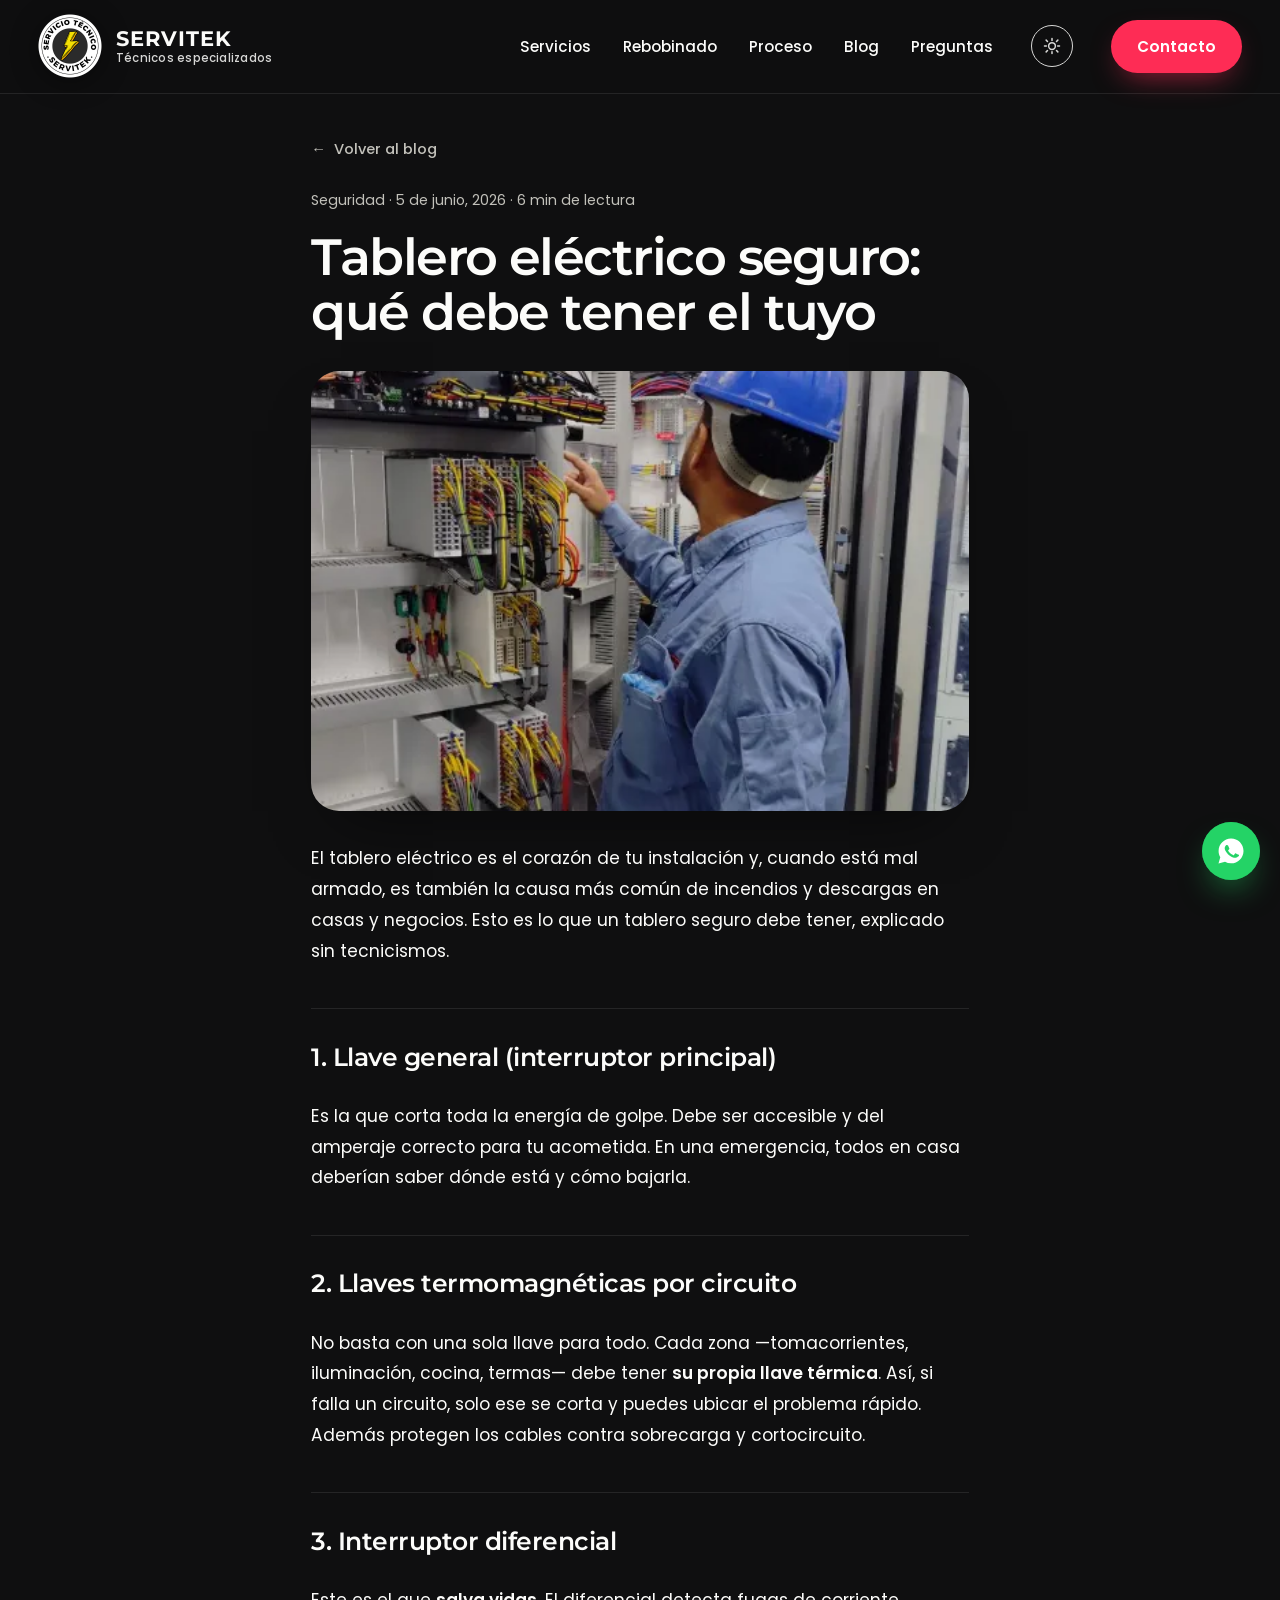
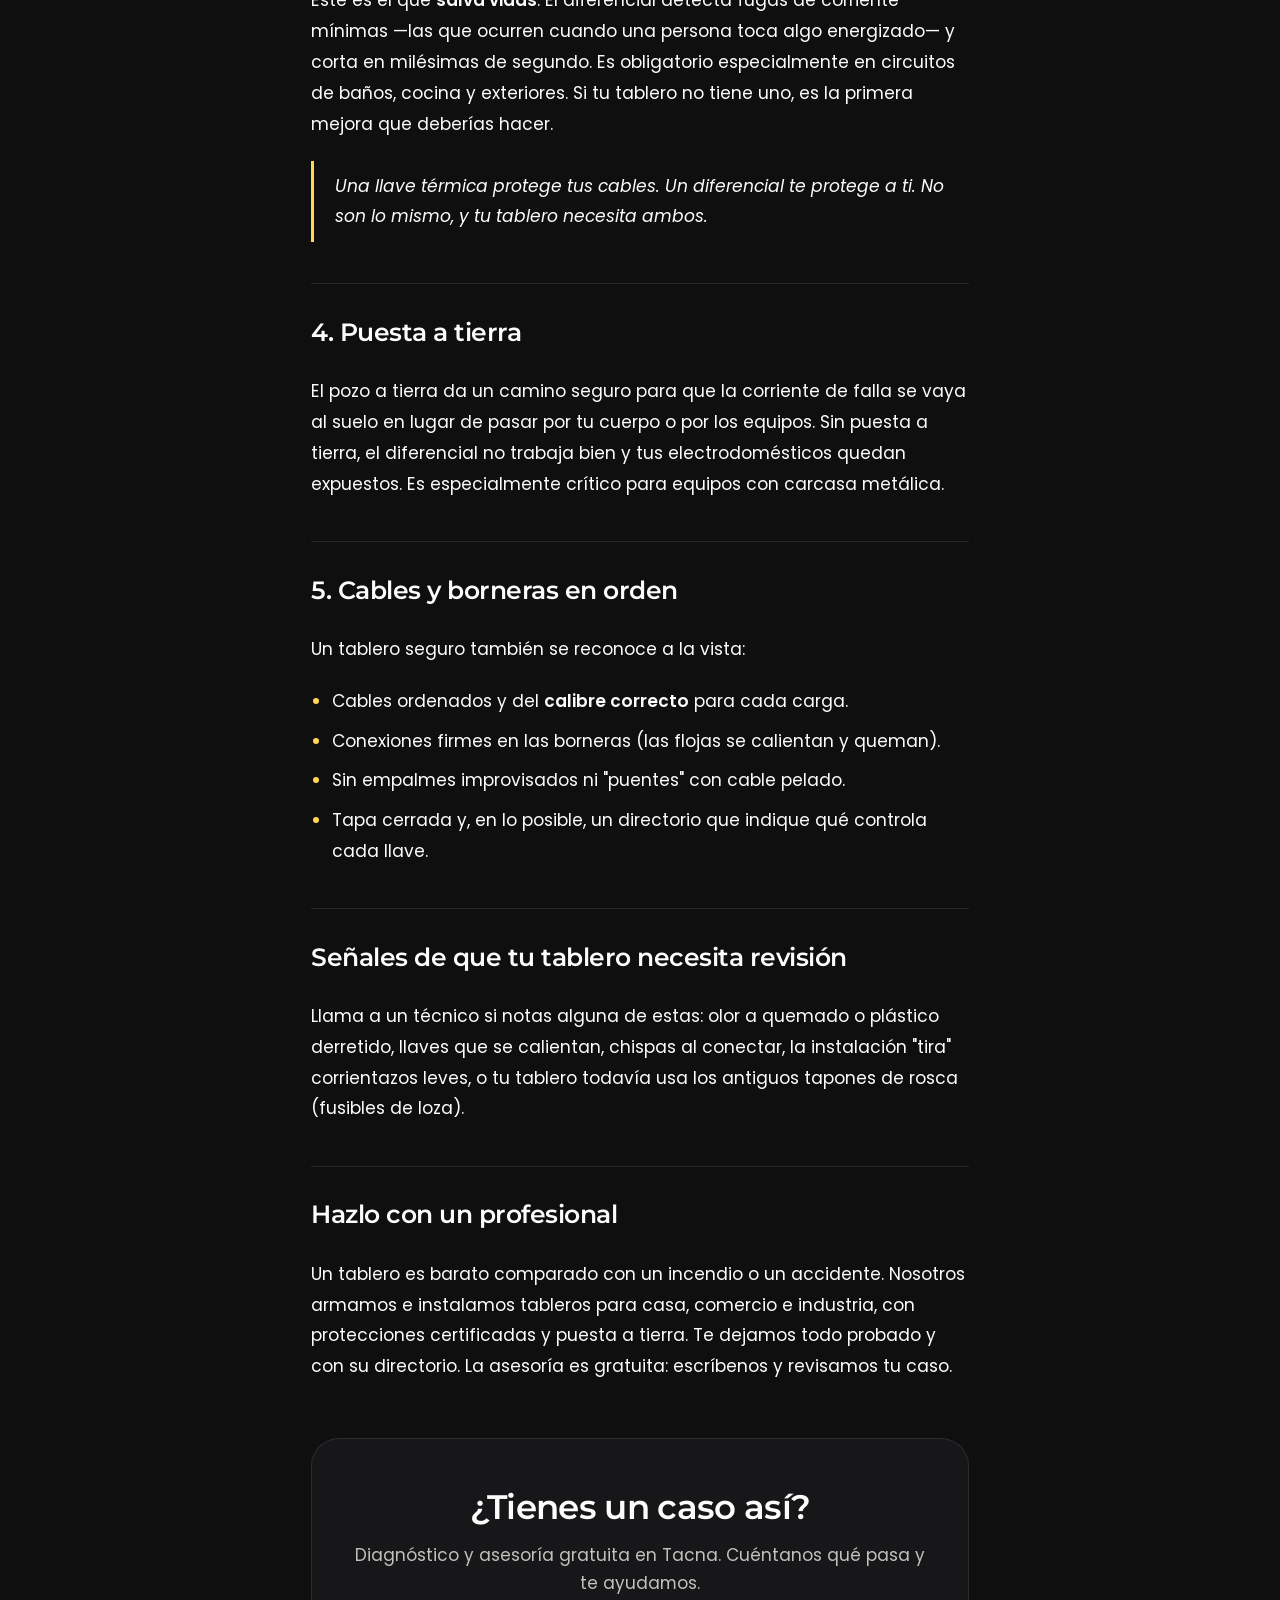
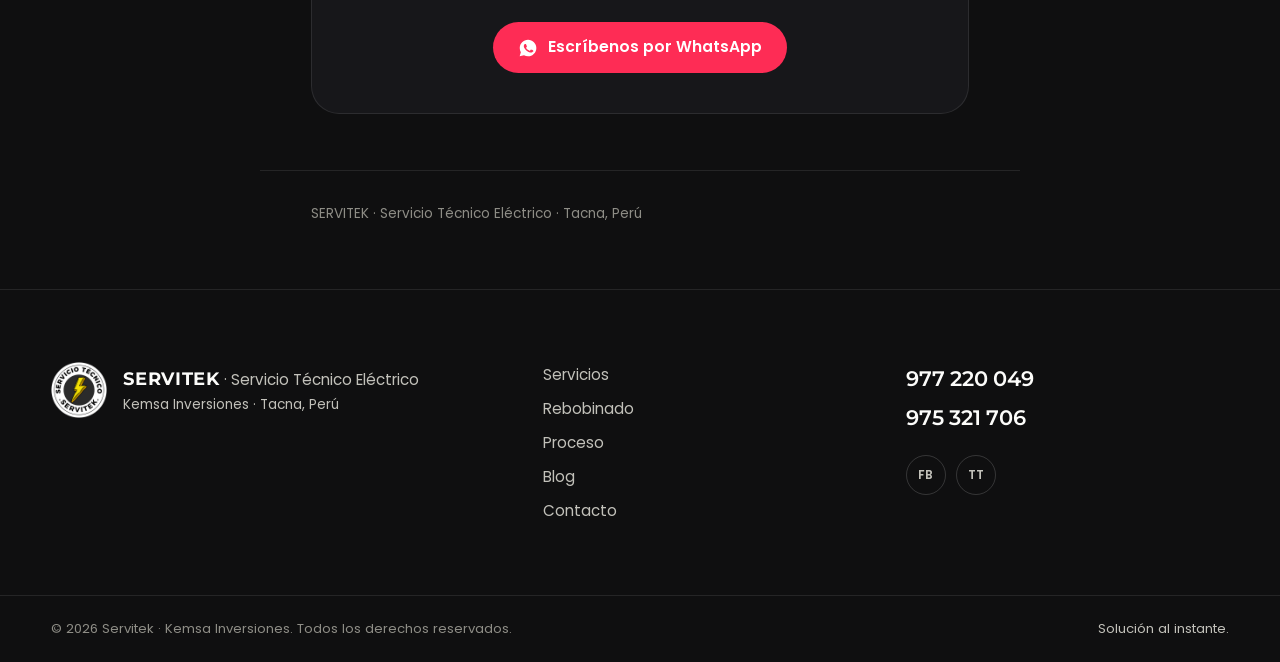
<file: blog/tablero-electrico-seguro-casa-negocio.html>
<!doctype html>
<html lang="es-PE">
<head>
<meta charset="utf-8">
<meta name="viewport" content="width=device-width, initial-scale=1">
<title>Tablero eléctrico seguro: qué debe tener el tuyo · SERVITEK</title>
<meta name="description" content="Llaves térmicas, diferencial y puesta a tierra. Lo mínimo que tu instalación necesita para proteger a tu familia o tu negocio.">
<meta name="theme-color" content="#0F0F10">
<script>
  (function(){try{var t=localStorage.getItem('servitek-theme');
  if(t==='light')document.documentElement.setAttribute('data-theme','light');}catch(e){}})();
</script>
<link rel="icon" href="../assets/favicon.svg" type="image/svg+xml">
<link rel="canonical" href="https://codekadigital.github.io/servitek/blog/tablero-electrico-seguro-casa-negocio.html">
<meta property="og:type" content="article">
<meta property="og:url" content="https://codekadigital.github.io/servitek/blog/tablero-electrico-seguro-casa-negocio.html">
<meta property="og:title" content="Tablero eléctrico seguro: qué debe tener el tuyo · SERVITEK">
<meta property="og:description" content="Llaves térmicas, diferencial y puesta a tierra. Lo mínimo que tu instalación necesita para proteger a tu familia o tu negocio.">
<meta property="og:image" content="https://codekadigital.github.io/servitek/assets/foto-tableros.webp">
<meta property="og:locale" content="es_PE">
<meta name="twitter:card" content="summary_large_image">
<link rel="preconnect" href="https://fonts.googleapis.com">
<link rel="preconnect" href="https://fonts.gstatic.com" crossorigin>
<link href="https://fonts.googleapis.com/css2?family=Montserrat:wght@500;600;700&family=Poppins:wght@400;500;600&display=swap" rel="stylesheet">
<link rel="stylesheet" href="../css/styles.css?v=16">
<script type="application/ld+json">{"@context":"https://schema.org","@type":"Article","headline":"Tablero eléctrico seguro: qué debe tener el tuyo","datePublished":"2026-06-05","image":"https://codekadigital.github.io/servitek/assets/foto-tableros.webp","author":{"@type":"Organization","name":"SERVITEK"},"publisher":{"@type":"Organization","name":"SERVITEK — Servicio Técnico Eléctrico"}}</script>
</head>
<body>
<a class="skip-link" href="#main">Saltar al contenido</a>

<header class="hdr hdr--solid" id="hdr">
  <div class="hdr__inner">
    <a class="brand" href="../index.html" aria-label="Servitek, inicio">
      <img src="../assets/logo-servitek.png" alt="" width="64" height="64" class="brand__mark">
      <span class="brand__text"><strong>SERVITEK</strong><em>Técnicos especializados</em></span>
    </a>
    <nav class="nav" id="nav" aria-label="Principal">
      <a href="../index.html#servicios">Servicios</a>
      <a href="../index.html#rebobinado">Rebobinado</a>
      <a href="../index.html#proceso">Proceso</a>
      <a href="../blog.html">Blog</a>
      <a href="../index.html#faq">Preguntas</a>
      <a href="../index.html#contacto" class="nav__cta">Contacto</a>
    </nav>
    <button class="theme" id="theme" aria-label="Cambiar a modo claro" aria-pressed="false" title="Modo claro / oscuro">
      <svg class="theme__sun" viewBox="0 0 24 24" aria-hidden="true"><circle cx="12" cy="12" r="4.5" fill="none" stroke="currentColor" stroke-width="2"/><path d="M12 2v2.5M12 19.5V22M4.2 4.2l1.8 1.8M18 18l1.8 1.8M2 12h2.5M19.5 12H22M4.2 19.8 6 18M18 6l1.8-1.8" stroke="currentColor" stroke-width="2" stroke-linecap="round"/></svg>
      <svg class="theme__moon" viewBox="0 0 24 24" aria-hidden="true"><path d="M20 14.5A8 8 0 0 1 9.5 4a8 8 0 1 0 10.5 10.5Z" fill="none" stroke="currentColor" stroke-width="2" stroke-linejoin="round"/></svg>
    </button>
    <a class="hdr__cta" href="../index.html#contacto">Contacto</a>
    <button class="burger" id="burger" aria-label="Abrir menú" aria-expanded="false" aria-controls="nav">
      <span></span><span></span><span></span>
    </button>
  </div>
</header>

<main id="main">
<article class="article">
  <div class="article__wrap">
    <a class="article__back" href="../blog.html"><span aria-hidden="true">←</span> Volver al blog</a>
    <p class="article__meta">Seguridad · 5 de junio, 2026 · 6 min de lectura</p>
    <h1 class="article__title">Tablero eléctrico seguro: qué debe tener el tuyo</h1>
  </div>

  <div class="article__wrap">
    <figure class="article__cover">
      <img src="../assets/foto-tableros.webp" alt="Tablero eléctrico seguro: qué debe tener el tuyo" width="900" height="500">
    </figure>

    <div class="prose">
      <p>El tablero eléctrico es el corazón de tu instalación y, cuando está mal armado, es también la causa más común de incendios y descargas en casas y negocios. Esto es lo que un tablero seguro debe tener, explicado sin tecnicismos.</p>

<h2>1. Llave general (interruptor principal)</h2>
<p>Es la que corta toda la energía de golpe. Debe ser accesible y del amperaje correcto para tu acometida. En una emergencia, todos en casa deberían saber dónde está y cómo bajarla.</p>

<h2>2. Llaves termomagnéticas por circuito</h2>
<p>No basta con una sola llave para todo. Cada zona —tomacorrientes, iluminación, cocina, termas— debe tener <strong>su propia llave térmica</strong>. Así, si falla un circuito, solo ese se corta y puedes ubicar el problema rápido. Además protegen los cables contra sobrecarga y cortocircuito.</p>

<h2>3. Interruptor diferencial</h2>
<p>Este es el que <strong>salva vidas</strong>. El diferencial detecta fugas de corriente mínimas —las que ocurren cuando una persona toca algo energizado— y corta en milésimas de segundo. Es obligatorio especialmente en circuitos de baños, cocina y exteriores. Si tu tablero no tiene uno, es la primera mejora que deberías hacer.</p>

<blockquote>Una llave térmica protege tus cables. Un diferencial te protege a ti. No son lo mismo, y tu tablero necesita ambos.</blockquote>

<h2>4. Puesta a tierra</h2>
<p>El pozo a tierra da un camino seguro para que la corriente de falla se vaya al suelo en lugar de pasar por tu cuerpo o por los equipos. Sin puesta a tierra, el diferencial no trabaja bien y tus electrodomésticos quedan expuestos. Es especialmente crítico para equipos con carcasa metálica.</p>

<h2>5. Cables y borneras en orden</h2>
<p>Un tablero seguro también se reconoce a la vista:</p>
<ul>
  <li>Cables ordenados y del <strong>calibre correcto</strong> para cada carga.</li>
  <li>Conexiones firmes en las borneras (las flojas se calientan y queman).</li>
  <li>Sin empalmes improvisados ni "puentes" con cable pelado.</li>
  <li>Tapa cerrada y, en lo posible, un directorio que indique qué controla cada llave.</li>
</ul>

<h2>Señales de que tu tablero necesita revisión</h2>
<p>Llama a un técnico si notas alguna de estas: olor a quemado o plástico derretido, llaves que se calientan, chispas al conectar, la instalación "tira" corrientazos leves, o tu tablero todavía usa los antiguos tapones de rosca (fusibles de loza).</p>

<h2>Hazlo con un profesional</h2>
<p>Un tablero es barato comparado con un incendio o un accidente. Nosotros armamos e instalamos tableros para casa, comercio e industria, con protecciones certificadas y puesta a tierra. Te dejamos todo probado y con su directorio. La asesoría es gratuita: escríbenos y revisamos tu caso.</p>
    </div>

    <div class="article__cta">
      <h2>¿Tienes un caso así?</h2>
      <p>Diagnóstico y asesoría gratuita en Tacna. Cuéntanos qué pasa y te ayudamos.</p>
      <a class="btn btn--volt" href="https://wa.me/51977220049?text=Hola%20SERVITEK%2C%20le%C3%AD%20su%20blog%20y%20necesito%20ayuda" target="_blank" rel="noopener">
        <svg class="ico" viewBox="0 0 24 24" aria-hidden="true"><path d="M12.04 2c-5.5 0-9.96 4.46-9.96 9.96 0 1.76.46 3.48 1.34 5L2 22l5.2-1.36a9.9 9.9 0 0 0 4.84 1.24h.01c5.5 0 9.96-4.46 9.96-9.96S17.54 2 12.04 2Zm5.83 14.06c-.24.68-1.42 1.31-1.96 1.36-.5.05-.96.24-3.24-.68-2.73-1.1-4.46-3.9-4.6-4.09-.13-.19-1.1-1.46-1.1-2.78 0-1.32.7-1.97.94-2.24.25-.27.54-.34.72-.34.18 0 .36 0 .52.01.17.01.39-.06.61.47.24.55.8 1.9.87 2.04.07.14.12.3.02.49-.1.19-.15.3-.29.46-.15.17-.31.37-.44.5-.15.14-.3.3-.13.59.17.29.75 1.24 1.61 2.01 1.11.99 2.04 1.3 2.33 1.44.29.15.46.12.63-.07.17-.19.73-.85.93-1.14.19-.29.39-.24.65-.15.26.1 1.61.76 1.89.9.27.14.46.22.53.34.06.12.06.7-.18 1.38Z"/></svg>
        Escríbenos por WhatsApp
      </a>
    </div>
  </div>

  <div class="article__foot">
    <p>SERVITEK · Servicio Técnico Eléctrico · Tacna, Perú</p>
  </div>
</article>
</main>

<footer class="ftr">
  <div class="wrap ftr__grid">
    <div class="ftr__brand">
      <img src="../assets/logo-servitek.png" alt="Servitek" width="72" height="72">
      <p><strong>SERVITEK</strong> · Servicio Técnico Eléctrico<br>
      <span>Kemsa Inversiones · Tacna, Perú</span></p>
    </div>
    <nav class="ftr__nav" aria-label="Pie de página">
      <a href="../index.html#servicios">Servicios</a>
      <a href="../index.html#rebobinado">Rebobinado</a>
      <a href="../index.html#proceso">Proceso</a>
      <a href="../blog.html">Blog</a>
      <a href="../index.html#contacto">Contacto</a>
    </nav>
    <div class="ftr__contact">
      <a href="tel:+51977220049">977 220 049</a>
      <a href="tel:+51975321706">975 321 706</a>
      <div class="ftr__social">
        <a href="https://www.facebook.com/servitek.reparaciones" target="_blank" rel="noopener" aria-label="Facebook">FB</a>
        <a href="https://www.tiktok.com/@servitek.pe" target="_blank" rel="noopener" aria-label="TikTok">TT</a>
      </div>
    </div>
  </div>
  <div class="wrap ftr__bottom">
    <p>© <span id="year">2026</span> Servitek · Kemsa Inversiones. Todos los derechos reservados.</p>
    <p class="ftr__made">Solución al instante.</p>
  </div>
</footer>

<a class="wa" href="https://wa.me/51977220049?text=Hola%20SERVITEK%2C%20le%C3%AD%20su%20blog%20y%20necesito%20ayuda" target="_blank" rel="noopener" aria-label="Escribir por WhatsApp">
  <svg viewBox="0 0 24 24" aria-hidden="true"><path d="M12.04 2c-5.5 0-9.96 4.46-9.96 9.96 0 1.76.46 3.48 1.34 5L2 22l5.2-1.36a9.9 9.9 0 0 0 4.84 1.24h.01c5.5 0 9.96-4.46 9.96-9.96S17.54 2 12.04 2Zm5.83 14.06c-.24.68-1.42 1.31-1.96 1.36-.5.05-.96.24-3.24-.68-2.73-1.1-4.46-3.9-4.6-4.09-.13-.19-1.1-1.46-1.1-2.78 0-1.32.7-1.97.94-2.24.25-.27.54-.34.72-.34.18 0 .36 0 .52.01.17.01.39-.06.61.47.24.55.8 1.9.87 2.04.07.14.12.3.02.49-.1.19-.15.3-.29.46-.15.17-.31.37-.44.5-.15.14-.3.3-.13.59.17.29.75 1.24 1.61 2.01 1.11.99 2.04 1.3 2.33 1.44.29.15.46.12.63-.07.17-.19.73-.85.93-1.14.19-.29.39-.24.65-.15.26.1 1.61.76 1.89.9.27.14.46.22.53.34.06.12.06.7-.18 1.38Z"/></svg><span class="wa__ping" aria-hidden="true"></span>
</a>
<button class="totop" id="totop" aria-label="Volver arriba">
  <svg viewBox="0 0 24 24" aria-hidden="true"><path d="M12 19V5m0 0-6 6m6-6 6 6" fill="none" stroke="currentColor" stroke-width="2" stroke-linecap="round" stroke-linejoin="round"/></svg>
</button>
<script src="../js/main.js" defer></script>
</body>
</html>
</file>
<file: css/styles.css>
/* ══════════════════════════════════════════════════════════════
   SERVITEK — Servicio Técnico Eléctrico
   Dirección: fotográfica y limpia. Fondo oscuro suave, mucho aire,
   esquinas redondeadas, un solo acento amarillo usado con moderación.
   ══════════════════════════════════════════════════════════════ */

:root{
  /* Superficies */
  --bg:        #0F0F10;
  --surface:   #17171A;
  --surface-2: #1F1F23;
  --line:      rgba(255,255,255,.09);
  --line-2:    rgba(255,255,255,.16);

  /* Tinta */
  --text:      #FCFCFA;
  --muted:     #C2C1BA;
  --muted-2:   #8E8D86;

  /* Acentos */
  --yellow:     #FFD84D;
  --yellow-2:   #FFE27A;
  --yellow-ink: #151412;   /* texto sobre amarillo, fijo en ambos temas */
  --ink:        #0F0F10;   /* negro fijo (botón oscuro del header) */
  --paper:      #FFFFFF;   /* blanco fijo (botón principal del hero) */
  --action:     #FE2C55;   /* rojo de acción: botones de contacto y cotización */
  --action-2:   #FF4B6E;
  --wa:         #25D366;
  --danger:     #E5484D;

  /* Tipografía */
  --display: 'Montserrat', 'Helvetica Neue', Arial, sans-serif;
  --body:    'Poppins', 'Helvetica Neue', Arial, sans-serif;

  /* Ritmo y forma */
  --wrap:   1280px;
  --gut:    clamp(1.25rem, 4vw, 3.5rem);
  --sec:    clamp(4.5rem, 10vw, 8.5rem);
  --frame:  10px;             /* marco alrededor de la portada */
  --r:      18px;
  --r-lg:   28px;

  --ease: cubic-bezier(.2,.8,.2,1);
  --shadow: 0 30px 60px -30px rgba(0,0,0,.6);
  --shadow-rest: 0 14px 34px -22px rgba(0,0,0,.55);
  color-scheme: dark;
}

:root[data-theme="light"]{
  --bg:        #F4F3EF;
  --surface:   #FFFFFF;
  --surface-2: #F8F7F3;
  --line:      rgba(0,0,0,.08);
  --line-2:    rgba(0,0,0,.16);
  --text:      #161617;
  --muted:     #5D5C57;
  --muted-2:   #8B8A83;
  --yellow:    #FFD84D;
  --yellow-2:  #F2C400;
  --shadow:    0 30px 60px -34px rgba(0,0,0,.28);
  --shadow-rest: 0 12px 30px -22px rgba(0,0,0,.22);
  color-scheme: light;
}

*,*::before,*::after{ box-sizing:border-box; margin:0; padding:0 }

html{ scroll-behavior:smooth; -webkit-text-size-adjust:100% }
@media (prefers-reduced-motion:reduce){
  html{ scroll-behavior:auto }
  *,*::before,*::after{
    animation-duration:.01ms !important; animation-iteration-count:1 !important;
    transition-duration:.01ms !important;
  }
}

body{
  background:var(--bg);
  color:var(--text);
  font-family:var(--body);
  font-size:clamp(1rem,.96rem + .2vw,1.06rem);
  line-height:1.65;
  overflow-x:hidden;
  -webkit-font-smoothing:antialiased;
}

img,svg{ display:block; max-width:100% }
a{ color:inherit; text-decoration:none }
button,input,select,textarea{ font:inherit; color:inherit }

::selection{ background:var(--yellow); color:var(--yellow-ink) }

:focus-visible{
  outline:2px solid var(--yellow);
  outline-offset:3px;
  border-radius:6px;
}

.skip-link{
  position:absolute; left:1rem; top:-100px; z-index:200;
  background:var(--yellow); color:var(--yellow-ink);
  padding:.6rem 1rem; font-weight:600; border-radius:999px;
  transition:top .2s;
}
.skip-link:focus{ top:1rem }

.wrap{
  width:100%; max-width:var(--wrap);
  margin-inline:auto; padding-inline:var(--gut);
}

/* ══════════════════════════════════ HEADER */
.hdr{
  position:fixed; z-index:100;
  top:var(--frame); left:var(--frame); right:var(--frame);
  color:#fff;
  transition:top .3s var(--ease), left .3s var(--ease), right .3s var(--ease),
             background .3s var(--ease), color .3s, box-shadow .3s;
}
.hdr--stuck,
.hdr--solid{
  top:0; left:0; right:0;
  color:var(--text);
  background:color-mix(in srgb, var(--bg) 82%, transparent);
  backdrop-filter:blur(16px) saturate(140%);
  -webkit-backdrop-filter:blur(16px) saturate(140%);
  box-shadow:0 1px 0 var(--line);
}
.hdr__inner{
  max-width:calc(var(--wrap) + 2rem); margin-inline:auto;
  padding:.9rem clamp(1.25rem,3vw,2.5rem);
  display:flex; align-items:center; gap:clamp(1.5rem,3vw,2.75rem);
  transition:padding .3s var(--ease);
}
.hdr--stuck .hdr__inner{ padding-block:.6rem }

.brand{ display:flex; align-items:center; gap:.85rem; margin-right:auto }
.brand__mark{
  width:64px; height:64px; flex:none;
  filter:drop-shadow(0 4px 14px rgba(0,0,0,.45));
  transition:transform .5s var(--ease), width .3s var(--ease), height .3s var(--ease);
}
.brand:hover .brand__mark{ transform:rotate(-10deg) }
.hdr--stuck .brand__mark{ width:50px; height:50px }
.brand__text{ display:flex; flex-direction:column; gap:.2rem; line-height:1 }
.brand__text strong{
  font-family:var(--display); font-weight:700; font-size:1.3rem; letter-spacing:.05em;
}
.brand__text em{
  font-style:normal; font-size:.72rem; font-weight:500; letter-spacing:.02em; opacity:.85;
}

.nav{ display:flex; align-items:center; gap:clamp(1.25rem,2.5vw,2.25rem) }
.nav a{
  font-weight:500; font-size:.95rem; opacity:1;
  position:relative; padding:.35rem 0; transition:opacity .25s;
}
.nav a::after{
  content:''; position:absolute; left:0; right:0; bottom:0;
  height:1.5px; background:currentColor;
  transform:scaleX(0); transform-origin:right;
  transition:transform .35s var(--ease);
}
.nav a:hover{ opacity:1 }
.nav a:hover::after{ transform:scaleX(1); transform-origin:left }
.nav__cta{ display:none }

.hdr__cta{
  display:inline-flex; align-items:center;
  padding:.85rem 1.6rem; border-radius:999px;
  background:var(--action); color:#fff;
  font-weight:600; font-size:.95rem; white-space:nowrap;
  box-shadow:0 12px 30px -12px rgba(254,44,85,.7);
  transition:transform .3s var(--ease), background .25s;
}
.hdr__cta:hover{ transform:translateY(-2px); background:var(--action-2) }

.theme{
  flex:none; display:grid; place-items:center;
  width:42px; height:42px; cursor:pointer;
  background:transparent; border:1.5px solid currentColor; border-radius:50%;
  color:inherit; opacity:.85;
  transition:opacity .25s, transform .5s var(--ease);
}
.theme:hover{ opacity:1; transform:rotate(20deg) }
.theme svg{ width:18px; height:18px; grid-area:1/1; transition:opacity .3s, transform .4s var(--ease) }
.theme__moon{ opacity:0; transform:scale(.4) rotate(-40deg) }
.theme__sun{ opacity:1 }
:root[data-theme="light"] .theme__sun{ opacity:0; transform:scale(.4) rotate(40deg) }
:root[data-theme="light"] .theme__moon{ opacity:1; transform:none }

.burger{
  display:none; background:none; border:0; cursor:pointer;
  width:40px; height:34px; padding:6px; flex-direction:column;
  justify-content:space-between; color:inherit;
}
.burger span{
  display:block; height:2px; width:100%; background:currentColor; border-radius:2px;
  transition:transform .35s var(--ease), opacity .2s;
}
.burger[aria-expanded="true"] span:nth-child(1){ transform:translateY(9px) rotate(45deg) }
.burger[aria-expanded="true"] span:nth-child(2){ opacity:0 }
.burger[aria-expanded="true"] span:nth-child(3){ transform:translateY(-9px) rotate(-45deg) }

/* ══════════════════════════════════ BOTONES */
.btn{
  display:inline-flex; align-items:center; justify-content:center; gap:.6rem;
  padding:.95rem 1.6rem; border:0; cursor:pointer; border-radius:999px;
  font-weight:500; font-size:.97rem; white-space:nowrap; line-height:1.2;
  transition:transform .3s var(--ease), background .25s, color .25s, box-shadow .3s, border-color .25s;
}
.btn .ico{ width:20px; height:20px; fill:currentColor; flex:none }
.btn .ico--arrow{ fill:none; transition:transform .3s var(--ease) }
.btn:hover .ico--arrow{ transform:translateX(4px) }

.btn--volt{ background:var(--action); color:#fff; font-weight:600 }
.btn--volt:hover{
  background:var(--action-2); transform:translateY(-2px);
  box-shadow:0 18px 30px -16px rgba(254,44,85,.7);
}

.btn--ghost{
  background:transparent; color:var(--text);
  border:1.5px solid var(--line-2);
}
.btn--ghost:hover{ border-color:var(--text); transform:translateY(-2px) }

.btn--block{ width:100%; padding-block:1.05rem }

/* Píldora con círculo (botón principal de la portada) */
.pill{
  display:inline-flex; align-items:center; gap:2.5rem;
  padding:.5rem .5rem .5rem 1.6rem; border-radius:999px;
  background:var(--paper); color:var(--ink);
  font-weight:500; font-size:1.02rem; white-space:nowrap;
  box-shadow:0 24px 50px -24px rgba(0,0,0,.7);
  transition:transform .35s var(--ease), box-shadow .35s;
}
.pill__arrow{
  display:grid; place-items:center; width:52px; height:52px; border-radius:50%;
  background:var(--action); color:#fff;
  transition:transform .4s var(--ease);
}
.pill__arrow svg{ width:20px; height:20px; fill:none; stroke:currentColor; stroke-width:2.2; stroke-linecap:round; stroke-linejoin:round }
.pill:hover{ transform:translateY(-2px); box-shadow:0 30px 60px -26px rgba(0,0,0,.8) }
.pill:hover .pill__arrow{ transform:translateX(3px) }

/* ══════════════════════════════════ PORTADA */
.hero{
  position:relative; isolation:isolate; overflow:hidden;
  margin:var(--frame);
  height:calc(100svh - var(--frame) * 2);
  min-height:640px; max-height:1100px;
  border-radius:var(--r-lg);
  background:#141414; color:#fff;
}
.hero__media{ position:absolute; inset:0; z-index:-1 }
.hero__media img{
  width:100%; height:100%; object-fit:cover; object-position:62% 50%;
  transform:scale(1.03);
  animation:heroIn 1.6s var(--ease) both;
}
@keyframes heroIn{ from{ transform:scale(1.1); opacity:0 } }
.hero__media::after{
  content:''; position:absolute; inset:0;
  background:
    linear-gradient(105deg, rgba(0,0,0,.7) 0%, rgba(0,0,0,.4) 48%, rgba(0,0,0,.16) 100%),
    linear-gradient(180deg, rgba(0,0,0,.42) 0%, transparent 28%, transparent 62%, rgba(0,0,0,.6) 100%);
}
.hero__inner{
  position:relative; height:100%;
  display:flex; flex-direction:column; align-items:flex-start;
  padding:clamp(7rem,15vh,9.5rem) clamp(1.5rem,4.5vw,4rem) clamp(1.75rem,4vw,3rem);
}
.hero__title{
  font-family:var(--display); font-weight:500;
  font-size:clamp(2.8rem,6.8vw,6.2rem);
  line-height:1.02; letter-spacing:-.035em; color:#fff;
  text-shadow:0 2px 24px rgba(0,0,0,.45);
  max-width:18ch; text-wrap:balance;
  margin-bottom:clamp(2rem,5vh,3.25rem);
}
.hero__link{
  position:relative; display:inline-flex; align-items:center; gap:.6rem;
  padding-bottom:.35rem; color:#fff;
  font-weight:500; font-size:clamp(1.05rem,1rem + .4vw,1.3rem);
  text-shadow:0 2px 14px rgba(0,0,0,.5);
}
.hero__link::after{
  content:''; position:absolute; left:0; right:0; bottom:0; height:1.5px;
  background:currentColor; opacity:.6; transform-origin:left;
  transition:transform .4s var(--ease), opacity .3s;
}
.hero__link svg{
  width:22px; height:22px; fill:none; stroke:currentColor; stroke-width:2; stroke-linecap:round; stroke-linejoin:round;
  transition:transform .35s var(--ease);
}
.hero__link:hover::after{ opacity:1 }
.hero__link:hover svg{ transform:translateX(5px) }

.hero__tag{
  margin-top:auto; max-width:24ch;
  font-family:var(--display); font-weight:500;
  font-size:clamp(1.1rem,1.2rem + .6vw,1.75rem); line-height:1.25;
  letter-spacing:-.01em; text-wrap:balance; color:#fff;
  text-shadow:0 2px 18px rgba(0,0,0,.5);
}
.hero__explore{
  position:absolute; right:calc(clamp(1.5rem,4.5vw,4rem) + 4.5rem); bottom:clamp(1.75rem,4vw,3rem);
  display:inline-flex; align-items:center; gap:.5rem;
  font-weight:500; font-size:1rem; opacity:.95;
}
.hero__explore svg{
  width:16px; height:16px; fill:none; stroke:currentColor; stroke-width:2; stroke-linecap:round; stroke-linejoin:round;
  animation:nudge 2.2s var(--ease) infinite;
}
@keyframes nudge{ 50%{ transform:translateY(4px) } }

/* ══════════════════════════════════ ENCABEZADOS DE SECCIÓN */
.kicker{
  display:inline-flex; align-items:center; gap:.55rem;
  font-size:.82rem; font-weight:500; color:var(--muted);
  margin-bottom:1rem;
}
.kicker::before{
  content:''; width:8px; height:8px; border-radius:50%; background:var(--yellow);
}
.sec-title{
  font-family:var(--display); font-weight:600;
  font-size:clamp(2rem,4.2vw,3.4rem);
  line-height:1.06; letter-spacing:-.03em;
  margin-bottom:1.1rem; text-wrap:balance;
}
.sec-title .hl{ color:var(--yellow) }
.sec-lead{ max-width:56ch; color:var(--muted); font-size:1.05rem }
.sec-head{ margin-bottom:clamp(2.25rem,5vw,4rem) }
.sec-head--center{ text-align:center }
.sec-head--center .sec-lead{ margin-inline:auto }

/* ══════════════════════════════════ SERVICIOS (tarjetas estilo vitrina) */
.services{ padding-block:var(--sec) }
.services__head{ padding-inline:var(--gut); margin-bottom:clamp(1.25rem,2.5vw,2rem) }
.services__h{
  font-family:var(--display); font-weight:600;
  font-size:clamp(1.5rem,2.4vw,2.1rem); letter-spacing:-.02em; line-height:1.2;
}
.services__h span{ color:var(--muted); font-weight:500 }

.services__wrap{ position:relative }
.services__track{
  display:flex; gap:clamp(.9rem,1.4vw,1.4rem);
  overflow-x:auto; overscroll-behavior-x:contain;
  scroll-snap-type:x mandatory;
  padding-inline:var(--gut);
  scroll-padding-inline-start:var(--gut);
  scrollbar-width:none; -ms-overflow-style:none;
  cursor:grab;
}
.services__track::-webkit-scrollbar{ display:none }
.services__track:active{ cursor:grabbing }
.services__track:focus-visible{ outline-offset:-2px }

.svc{
  flex:0 0 clamp(290px,24vw,470px); scroll-snap-align:start;
  height:clamp(520px,32vw,620px);
  display:flex; flex-direction:column; overflow:hidden;
  border-radius:var(--r-lg);
  --card-bg:#FFFFFF; --card-fg:#161617; --card-muted:#55555A;
  background:var(--card-bg); color:var(--card-fg);
  box-shadow:var(--shadow-rest);
}
/* Tonos claros alternos, suaves como en una vitrina */
.svc--t1{ --card-bg:#FFFFFF }
.svc--t2{ --card-bg:#F3EEE6 }   /* crema cálido */
.svc--t3{ --card-bg:#EAECEF }   /* gris muy claro */
.svc--t4{ --card-bg:#FBF3D6 }   /* amarillo pálido de marca */
.svc--t5{ --card-bg:#ECE6DC }   /* arena */
.svc__body{ min-height:16.5rem; padding:clamp(1.5rem,2.2vw,2.1rem) clamp(1.4rem,2vw,2rem) 1.25rem; position:relative; z-index:1 }
.svc__tag{
  font-size:.72rem; font-weight:600; letter-spacing:.06em; text-transform:uppercase;
  color:var(--card-muted); margin-bottom:.6rem;
}
.svc__title{
  font-family:var(--display); font-weight:600;
  font-size:clamp(1.5rem,1.9vw,1.9rem); letter-spacing:-.025em; line-height:1.1;
  margin-bottom:.7rem; text-wrap:balance;
}
.svc__text{ font-size:.95rem; line-height:1.5; color:var(--card-muted); margin-bottom:.9rem }
.svc__link{
  display:inline-flex; gap:.4rem; align-items:center;
  font-weight:600; font-size:.95rem; color:var(--action);
}
.svc__link span{ transition:transform .3s var(--ease) }
.svc__link:hover span{ transform:translateX(5px) }
.svc__art{ flex:1; min-height:0; position:relative }

.svc__art img{ width:100%; height:100%; object-fit:cover; object-position:50% 40% }

.services__btn{
  position:absolute; top:50%; transform:translateY(-50%); z-index:3;
  display:grid; place-items:center; width:48px; height:48px; border-radius:50%;
  background:var(--surface); color:var(--text); border:1px solid var(--line-2);
  box-shadow:0 10px 30px -10px rgba(0,0,0,.5); cursor:pointer;
  transition:opacity .3s, transform .3s var(--ease), background .25s;
}
.services__btn svg{ width:22px; height:22px; fill:none; stroke:currentColor; stroke-width:2.2; stroke-linecap:round; stroke-linejoin:round }
.services__btn:hover{ background:var(--yellow); color:var(--yellow-ink) }
.services__btn--prev{ left:clamp(.75rem,2vw,1.5rem) }
.services__btn--next{ right:clamp(.75rem,2vw,1.5rem) }
.services__btn[disabled]{ opacity:0; pointer-events:none }
:root[data-theme="light"] .services__btn{ background:#fff }

/* ══════════════════════════════════ POR QUÉ SERVITEK */
.why{ padding-block:0 var(--sec) }
.why__grid{
  list-style:none;
  display:grid; gap:2rem 1.5rem;
  grid-template-columns:repeat(auto-fit,minmax(220px,1fr));
  padding:clamp(2rem,4.5vw,3.25rem) clamp(1.5rem,4vw,3rem);
  background:var(--yellow); color:var(--yellow-ink);
  border-radius:var(--r-lg);
}
.why__item{ display:flex; flex-direction:column; gap:.6rem }
.why__ico{
  display:grid; place-items:center; width:3rem; height:3rem; border-radius:50%;
  background:rgba(21,20,18,.1); margin-bottom:.4rem;
}
.why__ico svg{ width:1.5rem; height:1.5rem }
.why__item h3{
  font-family:var(--display); font-weight:600; font-size:1.2rem; letter-spacing:-.02em;
}
.why__item p{ font-size:.93rem; line-height:1.5; color:rgba(21,20,18,.78) }

/* ══════════════════════════════════ REBOBINADO */
.rewind{ padding-block:var(--sec); background:var(--surface); border-block:1px solid var(--line) }
.rewind__grid{
  display:grid; gap:clamp(2.5rem,6vw,5rem);
  grid-template-columns:minmax(0,.9fr) minmax(0,1.1fr);
  align-items:center;
}
.rewind__frame{
  overflow:hidden; border-radius:var(--r-lg);
  box-shadow:var(--shadow);
}
.rewind__frame img{
  width:100%; height:auto; aspect-ratio:4/5; object-fit:cover;
  transition:transform 1s var(--ease);
}
.rewind__frame:hover img{ transform:scale(1.03) }
.rewind__art{ position:relative; max-width:520px; margin-inline:auto; width:100% }
.rewind__badge{
  position:absolute; right:-1rem; bottom:2rem; z-index:2;
  display:flex; align-items:center; gap:.8rem;
  padding:.9rem 1.2rem .9rem .9rem; border-radius:18px;
  background:var(--paper); color:var(--ink);
  font-size:.9rem; line-height:1.3;
  box-shadow:0 24px 50px -22px rgba(0,0,0,.7);
  animation:floaty 6s ease-in-out infinite;
}
.rewind__badge b{ font-weight:600 }
.rewind__badge-ico{
  display:grid; place-items:center; flex:none; width:2.4rem; height:2.4rem; border-radius:50%;
  background:var(--yellow); color:var(--yellow-ink); font-weight:700;
}
@keyframes floaty{ 50%{ transform:translateY(-8px) } }

.specs{ list-style:none; margin:2rem 0 2.25rem }
.specs li{
  display:flex; justify-content:space-between; align-items:baseline; gap:1rem;
  padding:.95rem 0; border-bottom:1px solid var(--line);
}
.specs li:first-child{ border-top:1px solid var(--line) }
.specs span{ font-size:.92rem; color:var(--muted) }
.specs b{ font-family:var(--display); font-weight:600; font-size:1.05rem; letter-spacing:-.01em }

/* ══════════════════════════════════ PROCESO */
.process{ padding-block:var(--sec) }
.steps{
  list-style:none;
  display:grid; gap:1.25rem;
  grid-template-columns:repeat(auto-fit,minmax(230px,1fr));
}
.step{
  position:relative;
  padding:1.75rem 1.5rem 1.6rem;
  background:linear-gradient(180deg,var(--surface-2),var(--surface));
  border:1px solid var(--line); border-radius:var(--r-lg);
  box-shadow:var(--shadow-rest);
  transition:transform .4s var(--ease), box-shadow .4s;
}
.step:hover{ transform:translateY(-5px); box-shadow:var(--shadow) }
.step__ico{
  display:grid; place-items:center; width:3.4rem; height:3.4rem;
  border-radius:50%; background:var(--yellow); color:var(--yellow-ink);
  margin-bottom:1.35rem;
  transition:transform .4s var(--ease);
}
.step__ico svg{ width:1.6rem; height:1.6rem }
.step:hover .step__ico{ transform:rotate(-8deg) scale(1.06) }
.step__n{
  position:absolute; top:1.5rem; right:1.5rem;
  font-family:var(--display); font-weight:600; font-size:.85rem;
  color:var(--muted-2);
}
.step h3{
  font-family:var(--display); font-weight:600; font-size:1.25rem;
  letter-spacing:-.02em; margin-bottom:.5rem;
}
.step p{ color:var(--muted); font-size:.95rem }

/* ══════════════════════════════════ TESTIMONIOS */
.quotes{ padding-block:var(--sec); background:var(--surface); border-block:1px solid var(--line) }
.quotes__grid{
  display:grid; gap:1.25rem;
  grid-template-columns:repeat(auto-fit,minmax(280px,1fr));
}
.quote{
  display:flex; flex-direction:column;
  padding:1.9rem 1.7rem 1.7rem;
  background:var(--bg); border:1px solid var(--line); border-radius:var(--r-lg);
  transition:transform .4s var(--ease), box-shadow .4s;
}
.quote:hover{ transform:translateY(-5px); box-shadow:var(--shadow) }
.quote::before{
  content:'“'; font-family:var(--display); font-weight:600;
  font-size:3rem; line-height:.6; color:var(--yellow); margin-bottom:1rem;
}
.quote p{ font-size:1.02rem; color:var(--text); margin-bottom:1.5rem; flex:1 }
.quote{ box-shadow:var(--shadow-rest) }
.quote footer{ display:flex; align-items:center; gap:.85rem }
.quote footer > span:last-child{ display:flex; flex-direction:column; gap:.1rem }
.quote footer b{ font-weight:600 }
.quote__avatar{
  display:grid; place-items:center; flex:none; width:2.6rem; height:2.6rem; border-radius:50%;
  background:var(--yellow); color:var(--yellow-ink);
  font-family:var(--display); font-weight:600; font-size:.85rem;
}
.quote footer span{ font-size:.85rem; color:var(--muted) }
.quotes__note{ margin-top:1.5rem; font-size:.82rem; color:var(--muted-2) }

/* ══════════════════════════════════ FAQ */
.faq{ padding-block:var(--sec) }
.faq__grid{
  display:grid; gap:clamp(2rem,5vw,4rem);
  grid-template-columns:minmax(0,.85fr) minmax(0,1.15fr);
  align-items:start;
}
.acc{ border-bottom:1px solid var(--line) }
.acc summary{
  cursor:pointer; list-style:none; padding:1.3rem 3.25rem 1.3rem 0;
  position:relative;
  font-family:var(--display); font-weight:600;
  font-size:clamp(1.05rem,2vw,1.25rem); letter-spacing:-.01em;
  transition:color .25s;
}
.acc summary::-webkit-details-marker{ display:none }
.acc summary::after{
  content:'+'; position:absolute; right:0; top:50%; transform:translateY(-50%);
  display:grid; place-items:center; width:2.2rem; height:2.2rem; border-radius:50%;
  border:1.5px solid var(--line-2); font-weight:400; font-size:1.3rem; line-height:1;
  transition:transform .35s var(--ease), background .25s, color .25s, border-color .25s;
}
.acc summary:hover::after{ border-color:var(--text) }
.acc[open] summary::after{
  transform:translateY(-50%) rotate(45deg);
  background:var(--yellow); color:var(--yellow-ink); border-color:var(--yellow);
}
.acc__body{ overflow:hidden; padding-bottom:1.4rem }
.acc[open] .acc__body{ animation:accIn .45s var(--ease) }
@keyframes accIn{ from{ opacity:0; transform:translateY(-8px) } }
.acc__body p{ color:var(--muted); max-width:62ch }
.acc__body strong{ color:var(--text) }

/* ══════════════════════════════════ FRANJA CTA */
.band{ padding-block:0 var(--sec) }
.band__panel{
  position:relative; isolation:isolate; overflow:hidden;
  border-radius:var(--r-lg); min-height:440px;
  display:flex; align-items:flex-end;
  padding:clamp(2rem,5vw,4rem);
  color:#fff; box-shadow:var(--shadow);
}
.band__img{
  position:absolute; inset:0; z-index:-2;
  width:100%; height:100%; object-fit:cover; object-position:70% 40%;
}
.band__panel::before{
  content:''; position:absolute; inset:0; z-index:-1;
  background:
    linear-gradient(100deg, rgba(0,0,0,.78) 0%, rgba(0,0,0,.45) 55%, rgba(0,0,0,.2) 100%),
    linear-gradient(180deg, rgba(0,0,0,.1), rgba(0,0,0,.55));
}
.band__copy{ max-width:34rem }
.band__title{
  font-family:var(--display); font-weight:600;
  font-size:clamp(1.9rem,3.8vw,3rem); line-height:1.08; letter-spacing:-.03em;
  margin-bottom:.9rem; text-wrap:balance;
}
.band__lead{ color:rgba(255,255,255,.82); margin-bottom:1.75rem; max-width:44ch }

/* ══════════════════════════════════ CONTACTO */
.contact{ padding-block:var(--sec); background:var(--surface); border-top:1px solid var(--line) }
.contact__grid{
  display:grid; gap:clamp(2.5rem,5vw,4.5rem);
  grid-template-columns:minmax(0,1fr) minmax(0,.95fr);
  align-items:start;
}
.contact__list{ list-style:none; margin-top:2.25rem; display:grid; gap:1.5rem }
.contact__list li{ display:flex; flex-direction:column; gap:.2rem }
.contact__list .lbl{ font-size:.85rem; color:var(--muted); margin-bottom:.25rem }
.contact__list a{
  font-family:var(--display); font-weight:600; font-size:1.35rem; letter-spacing:-.01em;
  width:fit-content; transition:color .25s;
}
.contact__list a:hover{ color:var(--yellow) }
.contact__list li:nth-child(2) a{
  font-family:var(--body); font-weight:400; font-size:1rem; letter-spacing:0; color:var(--text);
}
.contact__list .val{ color:var(--text) }

/* Formulario */
.form{
  background:var(--bg); border:1px solid var(--line); border-radius:var(--r-lg);
  padding:clamp(1.6rem,3vw,2.4rem);
  box-shadow:var(--shadow);
}
.form__head{
  font-family:var(--display); font-weight:600; font-size:1.35rem; letter-spacing:-.02em;
  margin-bottom:1.5rem;
}
.field{ margin-bottom:1.1rem }
.field label{ display:block; margin-bottom:.45rem; font-size:.9rem; font-weight:500 }
.field .opt{ color:var(--muted-2); font-weight:400 }

.field input,.field select,.field textarea{
  width:100%; background:var(--surface);
  border:1.5px solid var(--line); border-radius:14px;
  padding:.85rem 1rem; color:var(--text);
  transition:border-color .25s, box-shadow .25s;
}
.field textarea{ resize:vertical; min-height:96px }
.field select{
  appearance:none; cursor:pointer;
  background-image:url("data:image/svg+xml,%3Csvg xmlns='http://www.w3.org/2000/svg' viewBox='0 0 24 24' fill='none' stroke='%23999' stroke-width='2.2'%3E%3Cpath d='m6 9 6 6 6-6'/%3E%3C/svg%3E");
  background-repeat:no-repeat; background-position:right 1rem center; background-size:16px;
  padding-right:2.75rem;
}
.field select option{ background:var(--surface); color:var(--text) }
.field input::placeholder,.field textarea::placeholder{ color:var(--muted-2) }
.field input:focus,.field select:focus,.field textarea:focus{
  outline:none; border-color:var(--yellow);
  box-shadow:0 0 0 4px rgba(255,216,77,.18);
}
.field.is-bad input,.field.is-bad select{ border-color:var(--danger) }
.err{ display:block; min-height:1.05rem; margin-top:.3rem; font-size:.8rem; color:var(--danger) }

.hp{ position:absolute; left:-9999px; width:1px; height:1px; overflow:hidden }

.form__note{ margin-top:1rem; font-size:.82rem; line-height:1.5; color:var(--muted-2); text-align:center }
.form__note.is-ok{ color:var(--wa) }

/* ══════════════════════════════════ PIE */
.ftr{ border-top:1px solid var(--line) }
.ftr__grid{
  display:grid; gap:2.5rem;
  grid-template-columns:1.4fr 1fr 1fr;
  padding-block:clamp(3rem,6vw,4.5rem);
  align-items:start;
}
.ftr__brand{ display:flex; gap:1rem; align-items:center }
.ftr__brand img{ width:56px; height:56px; flex:none }
.ftr__brand p{ font-size:.95rem; line-height:1.55; color:var(--muted) }
.ftr__brand strong{ font-family:var(--display); font-weight:700; font-size:1.1rem; letter-spacing:.04em; color:var(--text) }
.ftr__brand span{ font-size:.85rem }

.ftr__nav{ display:flex; flex-direction:column; gap:.55rem }
.ftr__nav a{
  font-size:.95rem; color:var(--muted); width:fit-content;
  transition:color .25s, transform .25s var(--ease);
}
.ftr__nav a:hover{ color:var(--text); transform:translateX(3px) }

.ftr__contact{ display:flex; flex-direction:column; gap:.3rem }
.ftr__contact > a{
  font-family:var(--display); font-weight:600; font-size:1.3rem; letter-spacing:-.01em;
  width:fit-content; transition:color .25s;
}
.ftr__contact > a:hover{ color:var(--yellow) }
.ftr__social{ display:flex; gap:.6rem; margin-top:.9rem }
.ftr__social a{
  display:grid; place-items:center; width:40px; height:40px; border-radius:50%;
  border:1.5px solid var(--line-2); font-size:.75rem; font-weight:600; color:var(--muted);
  transition:background .25s, color .25s, border-color .25s, transform .25s var(--ease);
}
.ftr__social a:hover{
  background:var(--yellow); color:var(--yellow-ink); border-color:var(--yellow);
  transform:translateY(-3px);
}

.ftr__bottom{
  display:flex; justify-content:space-between; flex-wrap:wrap; gap:1rem;
  padding-block:1.4rem; border-top:1px solid var(--line);
  font-size:.82rem; color:var(--muted-2);
}
.ftr__made{ color:var(--muted) }

/* ══════════════════════════════════ FLOTANTES */
.wa{
  position:fixed; right:1.25rem; bottom:1.25rem; z-index:95;
  display:grid; place-items:center; width:58px; height:58px;
  background:var(--wa); border-radius:50%;
  box-shadow:0 16px 34px -12px rgba(37,211,102,.7);
  transition:transform .35s var(--ease);
}
.wa svg{ width:30px; height:30px; fill:#fff; position:relative; z-index:2 }
.wa:hover{ transform:scale(1.08) }
.wa__ping{
  position:absolute; inset:0; border-radius:50%;
  background:var(--wa); opacity:.5;
  animation:waPing 2.6s var(--ease) infinite;
}
@keyframes waPing{ 0%{ transform:scale(1); opacity:.5 } 100%{ transform:scale(1.7); opacity:0 } }

.totop{
  position:fixed; right:1.25rem; bottom:6.4rem; z-index:94;
  width:44px; height:44px; display:grid; place-items:center; border-radius:50%;
  background:var(--surface); border:1px solid var(--line-2);
  color:var(--text); cursor:pointer;
  opacity:0; pointer-events:none; transform:translateY(12px);
  transition:opacity .35s, transform .35s var(--ease), background .25s, color .25s;
}
.totop svg{ width:20px; height:20px }
.totop.is-on{ opacity:1; pointer-events:auto; transform:none }
.totop:hover{ background:var(--yellow); color:var(--yellow-ink); border-color:var(--yellow) }

/* ══════════════════════════════════ REVEAL */
[data-reveal]{
  opacity:0; transform:translateY(22px);
  transition:opacity .9s var(--ease), transform .9s var(--ease);
  transition-delay:calc(var(--d,0) * 120ms);
}
[data-reveal].is-in{ opacity:1; transform:none }
@media (prefers-reduced-motion:reduce){
  [data-reveal]{ opacity:1; transform:none }
}

/* ══════════════════════════════════ TIKTOK */
.tiktok{ padding-block:var(--sec); background:var(--surface); border-block:1px solid var(--line) }
.tiktok__grid{
  display:grid; gap:clamp(2.5rem,5vw,4.5rem);
  grid-template-columns:minmax(0,.8fr) minmax(0,1.2fr);
  align-items:center;
}
.tiktok__panel{
  background:var(--bg); border:1px solid var(--line); border-radius:var(--r-lg);
  padding:clamp(1rem,2.5vw,1.75rem); box-shadow:var(--shadow-rest);
  overflow:hidden; min-height:320px;
}
.tiktok__panel iframe{ border-radius:calc(var(--r-lg) - 8px) }
.reels{
  display:grid; gap:1rem; justify-content:center;
  grid-template-columns:repeat(auto-fit,325px);
}

/* ══════════════════════════════════ BLOG */
.blog{ padding-block:var(--sec) }
.blog__head{
  display:flex; align-items:flex-end; justify-content:space-between;
  gap:1.5rem; flex-wrap:wrap; margin-bottom:clamp(2rem,5vw,3.5rem);
}
.blog__head .sec-title{ margin-bottom:0 }

.posts{
  display:grid; gap:1.25rem;
  grid-template-columns:repeat(auto-fit,minmax(290px,1fr));
}
.post{
  position:relative; display:flex; flex-direction:column;
  background:linear-gradient(180deg,var(--surface-2),var(--surface));
  border:1px solid var(--line); border-radius:var(--r-lg);
  padding:1rem; overflow:hidden; box-shadow:var(--shadow-rest);
  transition:transform .45s var(--ease), box-shadow .45s, border-color .3s;
}
.post:hover{ transform:translateY(-6px); box-shadow:var(--shadow); border-color:var(--line-2) }
.post__art{ position:relative; height:200px; overflow:hidden; border-radius:calc(var(--r-lg) - 8px) }
.post__art img{ width:100%; height:100%; object-fit:cover; transition:transform .8s var(--ease) }
.post:hover .post__art img{ transform:scale(1.05) }
.post__cat{
  position:absolute; top:.9rem; left:.9rem; z-index:2;
  font-size:.78rem; font-weight:500;
  background:rgba(255,255,255,.92); color:#111; padding:.35rem .75rem; border-radius:999px;
}
.post__body{ display:flex; flex-direction:column; flex:1; padding:1.3rem .8rem .6rem }
.post__meta{ font-size:.82rem; color:var(--muted-2); margin-bottom:.6rem }
.post h3{
  font-family:var(--display); font-weight:600; font-size:1.25rem;
  line-height:1.2; letter-spacing:-.02em; margin-bottom:.6rem;
}
.post h3 a{ color:inherit }
.post h3 a::after{ content:''; position:absolute; inset:0 } /* toda la tarjeta clicable */
.post p{ color:var(--muted); font-size:.93rem; margin-bottom:1.2rem }
.post__link{
  margin-top:auto; font-weight:500; font-size:.95rem;
  display:inline-flex; gap:.5rem; align-items:center;
}
.post__link span{ transition:transform .3s var(--ease) }
.post:hover .post__link span{ transform:translateX(5px) }

/* Página de listado del blog */
.blog-hero{ padding-block:clamp(8rem,16vh,11rem) clamp(1rem,3vw,2rem) }
.blog-hero .sec-title{ font-size:clamp(2.4rem,5.5vw,4.4rem) }

/* Artículo individual */
.article{ padding-block:clamp(7.5rem,15vh,10rem) 0 }
.article__wrap{ max-width:760px; margin-inline:auto; padding-inline:var(--gut) }
.article__back{
  display:inline-flex; gap:.5rem; align-items:center; margin-bottom:1.75rem;
  font-size:.92rem; font-weight:500; color:var(--muted);
  transition:color .25s, gap .25s var(--ease);
}
.article__back:hover{ color:var(--text); gap:.8rem }
.article__meta{ font-size:.88rem; color:var(--muted); margin-bottom:1rem }
.article__title{
  font-family:var(--display); font-weight:600;
  font-size:clamp(2rem,5vw,3.2rem); line-height:1.08;
  letter-spacing:-.03em; margin-bottom:1.5rem; text-wrap:balance;
}
.article__cover{ margin:2rem 0; border-radius:var(--r-lg); overflow:hidden; box-shadow:var(--shadow) }
.article__cover img{ width:100%; height:clamp(240px,42vw,440px); object-fit:cover }

.prose{ font-size:1.07rem; line-height:1.8; color:var(--text) }
.prose > * + *{ margin-top:1.35rem }
.prose h2{
  font-family:var(--display); font-weight:600; font-size:1.55rem; letter-spacing:-.02em;
  margin-top:2.6rem; padding-top:1.6rem; border-top:1px solid var(--line);
}
.prose h3{ font-family:var(--display); font-weight:600; font-size:1.2rem; margin-top:1.8rem }
.prose strong{ font-weight:600 }
.prose a{ text-decoration:underline; text-decoration-color:var(--yellow); text-underline-offset:3px }
.prose ul,.prose ol{ padding-left:1.3rem }
.prose li{ margin-top:.55rem }
.prose li::marker{ color:var(--yellow) }
.prose blockquote{
  border-left:3px solid var(--yellow); padding:.6rem 0 .6rem 1.3rem; font-style:italic;
}
.article__cta{
  margin:3.5rem 0; padding:clamp(1.75rem,4vw,2.5rem);
  background:var(--surface); border:1px solid var(--line); border-radius:var(--r-lg);
  text-align:center;
}
.article__cta h2{
  font-family:var(--display); font-weight:600; font-size:clamp(1.5rem,3.5vw,2.1rem);
  letter-spacing:-.02em; margin-bottom:.5rem; border:0; padding:0;
}
.article__cta p{ color:var(--muted); margin-bottom:1.5rem }
.article__foot{
  max-width:760px; margin:3rem auto 0; padding:2rem var(--gut) 4rem;
  border-top:1px solid var(--line);
}
.article__foot p{ font-size:.85rem; color:var(--muted-2) }

/* ══════════════════════════════════ TEMA CLARO: retoques */
:root[data-theme="light"] .sec-title .hl{
  color:var(--text);
  background:linear-gradient(transparent 62%, var(--yellow) 62% 94%, transparent 94%);
  -webkit-box-decoration-break:clone; box-decoration-break:clone;
  padding-inline:.04em;
}
:root[data-theme="light"] .contact__list a:hover,
:root[data-theme="light"] .ftr__contact > a:hover{ color:var(--muted) }
:root[data-theme="light"] .quote{ background:var(--surface-2) }
:root[data-theme="light"] .form{ background:var(--surface) }
:root[data-theme="light"] .field input,
:root[data-theme="light"] .field select,
:root[data-theme="light"] .field textarea{ background:var(--surface-2) }

/* ══════════════════════════════════ RESPONSIVE */
@media (max-width:1000px){
  .rewind__grid,
  .tiktok__grid,
  .faq__grid,
  .contact__grid{ grid-template-columns:1fr }
  .rewind__badge{ right:.75rem; bottom:.75rem }
  .ftr__grid{ grid-template-columns:1fr 1fr }
  .ftr__brand{ grid-column:1 / -1 }
}

@media (max-width:760px){
  :root{ --frame:6px; --r-lg:22px }
  .hero{ min-height:600px }
  .hero__inner{ padding-top:6.5rem }
  .hero__title{ font-size:clamp(2.5rem,11vw,3.6rem); max-width:11ch }
  .hero__tag{ max-width:20ch; margin-bottom:3.25rem }
  .hero__explore{ right:auto; left:clamp(1.5rem,4.5vw,4rem) }

  .hdr__cta{ display:none }
  .brand__mark{ width:52px; height:52px }
  .brand__text strong{ font-size:1.05rem }
  .brand__text em{ font-size:.62rem; white-space:nowrap }
  .burger{ display:flex }
  .nav{
    position:fixed; inset:0 0 0 auto; width:min(84vw,340px);
    background:var(--surface); color:var(--text); border-left:1px solid var(--line);
    flex-direction:column; align-items:flex-start; justify-content:center;
    gap:1.5rem; padding:2rem var(--gut);
    transform:translateX(100%);
    transition:transform .45s var(--ease);
    box-shadow:-30px 0 60px -30px rgba(0,0,0,.6);
  }
  .nav.is-open{ transform:none }
  .nav a{ font-size:1.15rem; opacity:1 }
  .nav__cta{
    display:inline-flex; margin-top:.5rem;
    padding:.85rem 1.4rem; border-radius:999px;
    background:var(--action); color:#fff; font-weight:600;
  }
  .nav__cta::after{ display:none }

  .svc{ flex-basis:min(80vw,340px); height:520px }
  .services__btn{ display:none }
  .band__panel{ min-height:380px }
  .ftr__grid{ grid-template-columns:1fr }
  .ftr__bottom{ justify-content:center; text-align:center }
  .wa{ width:54px; height:54px }
  .totop{ bottom:6rem }
}
</file>
